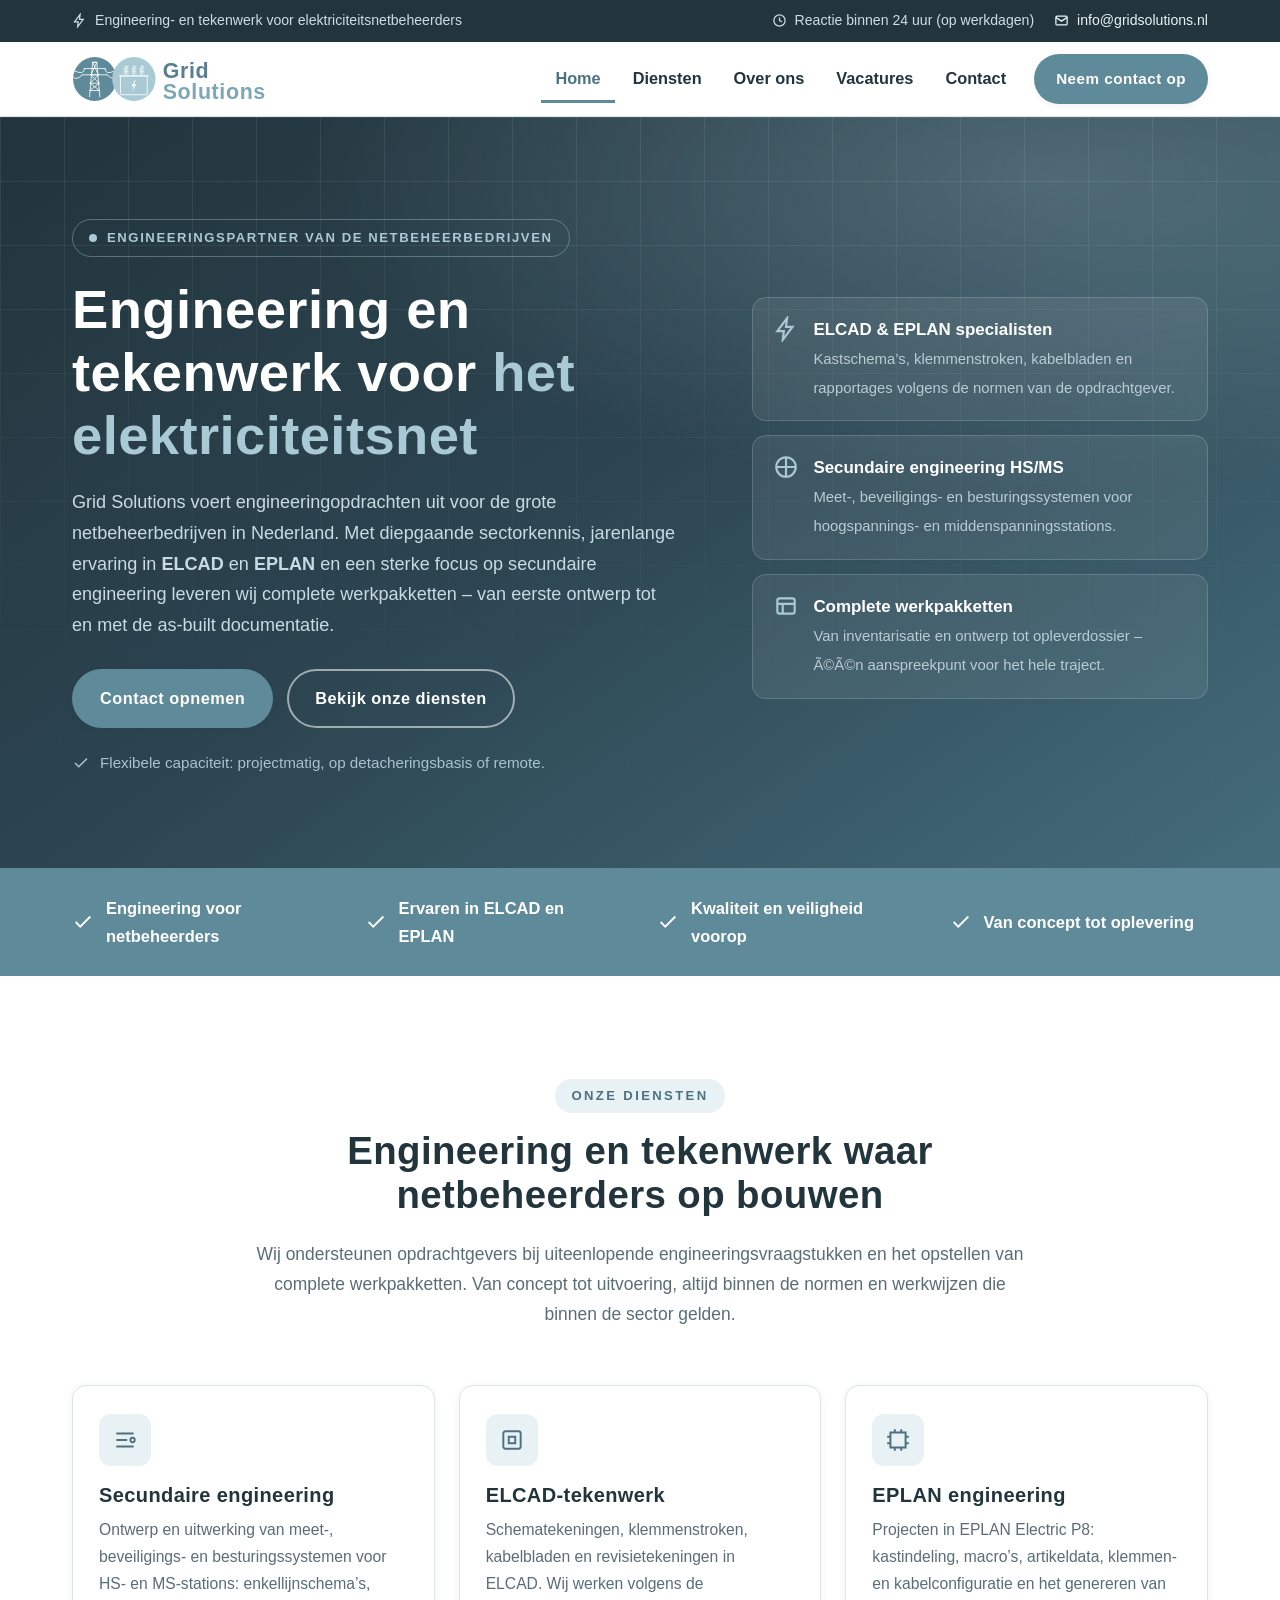
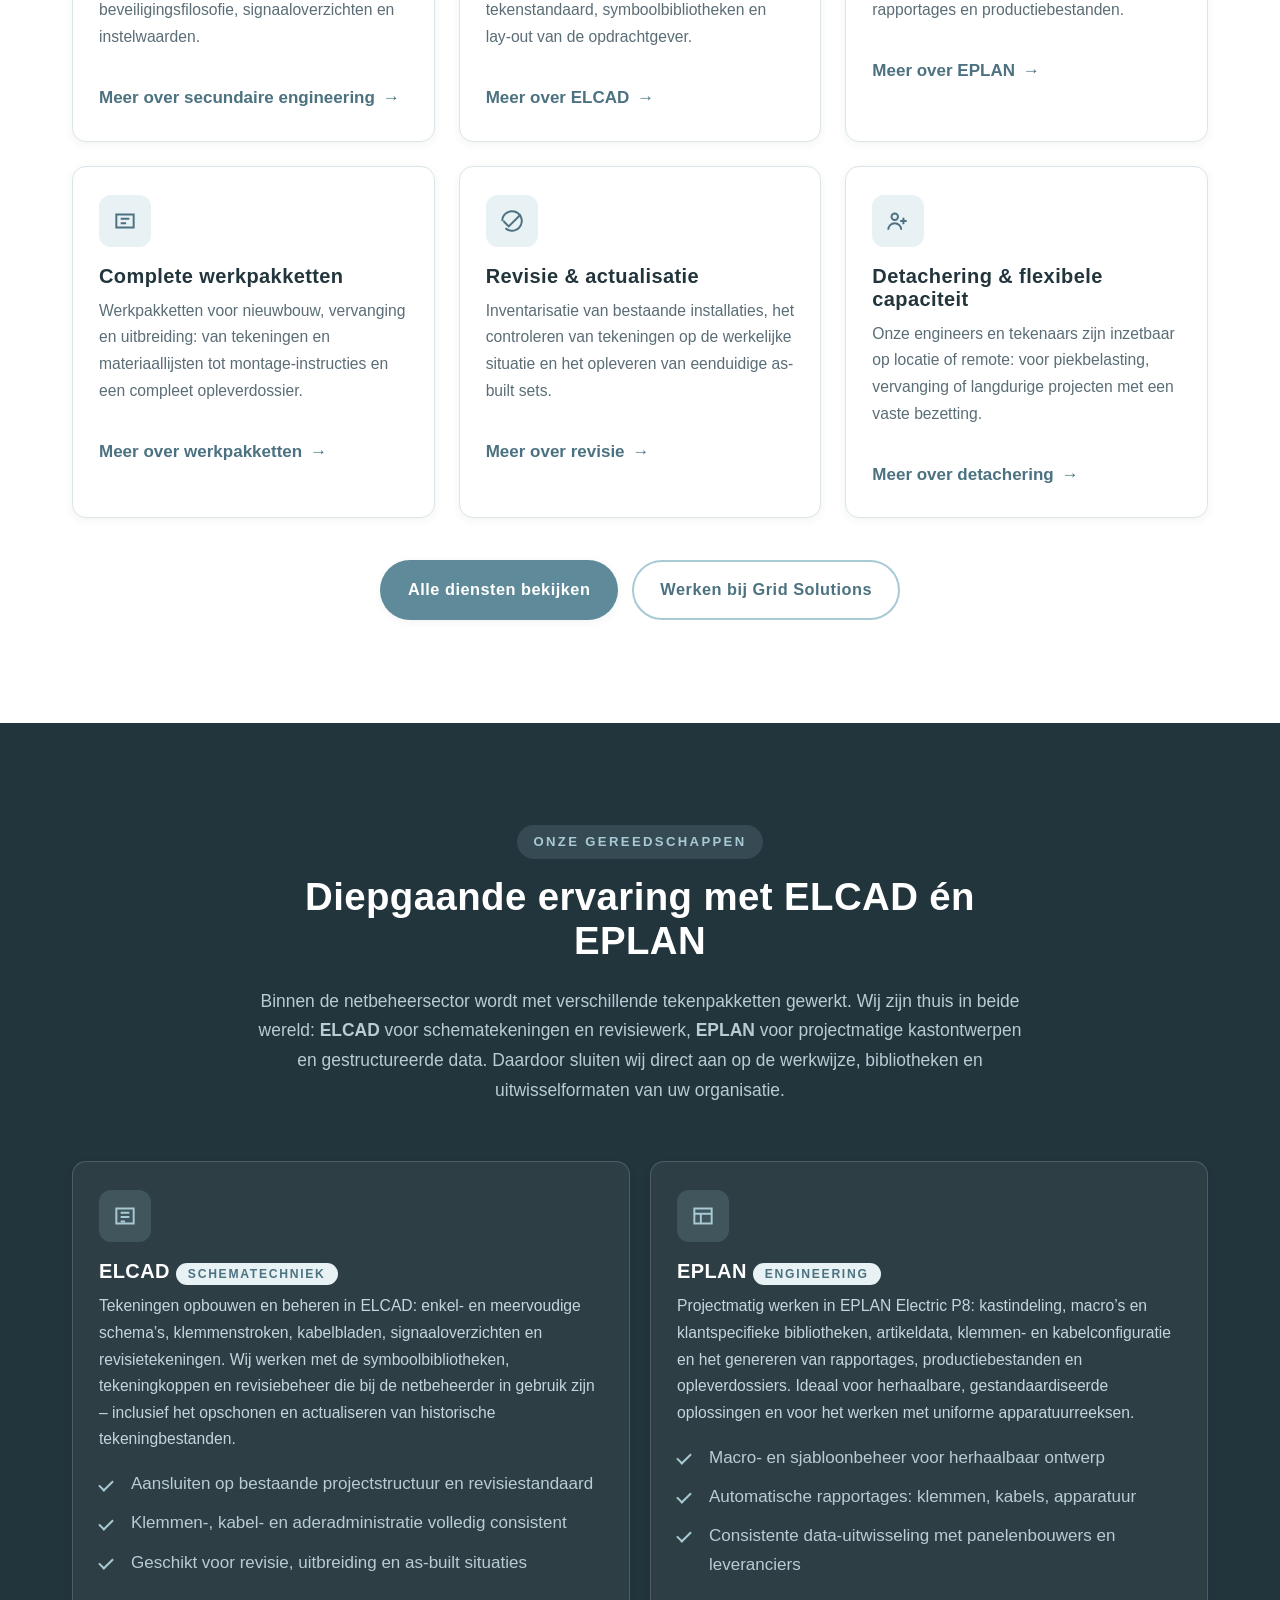
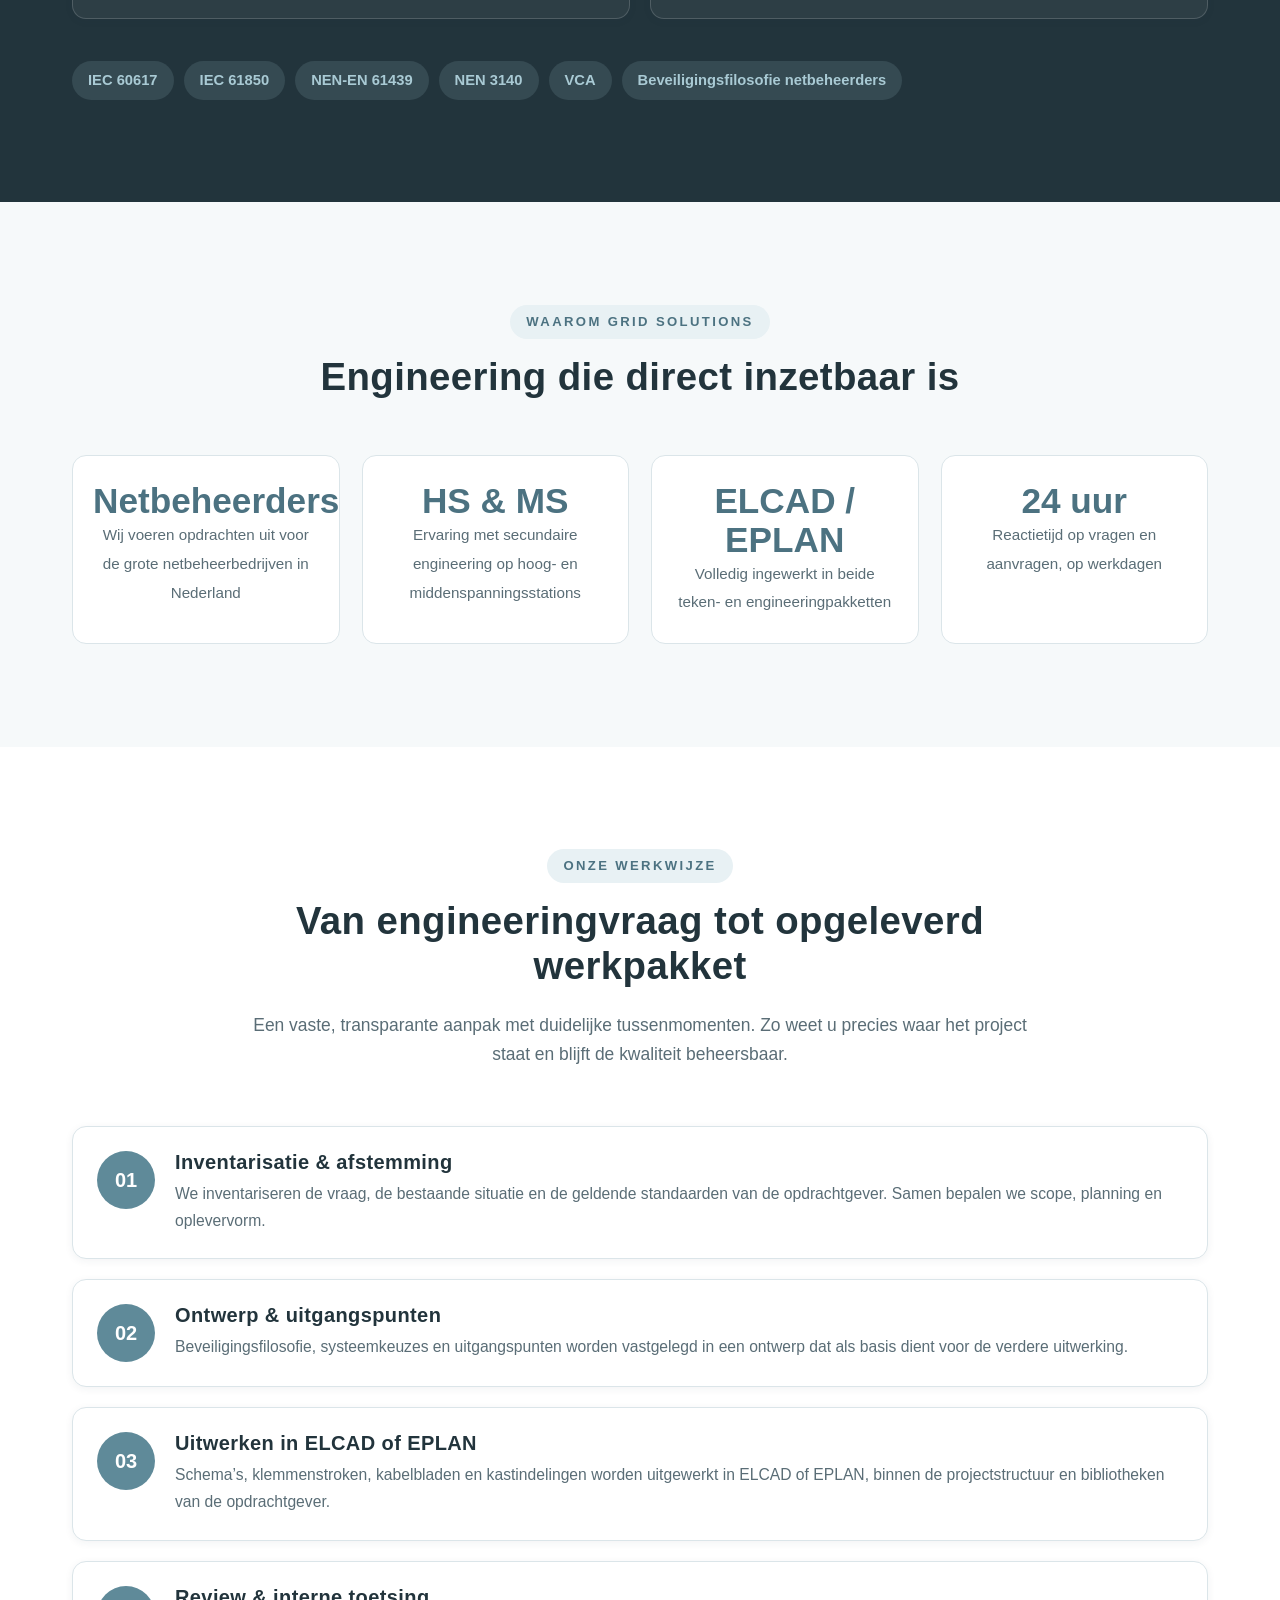
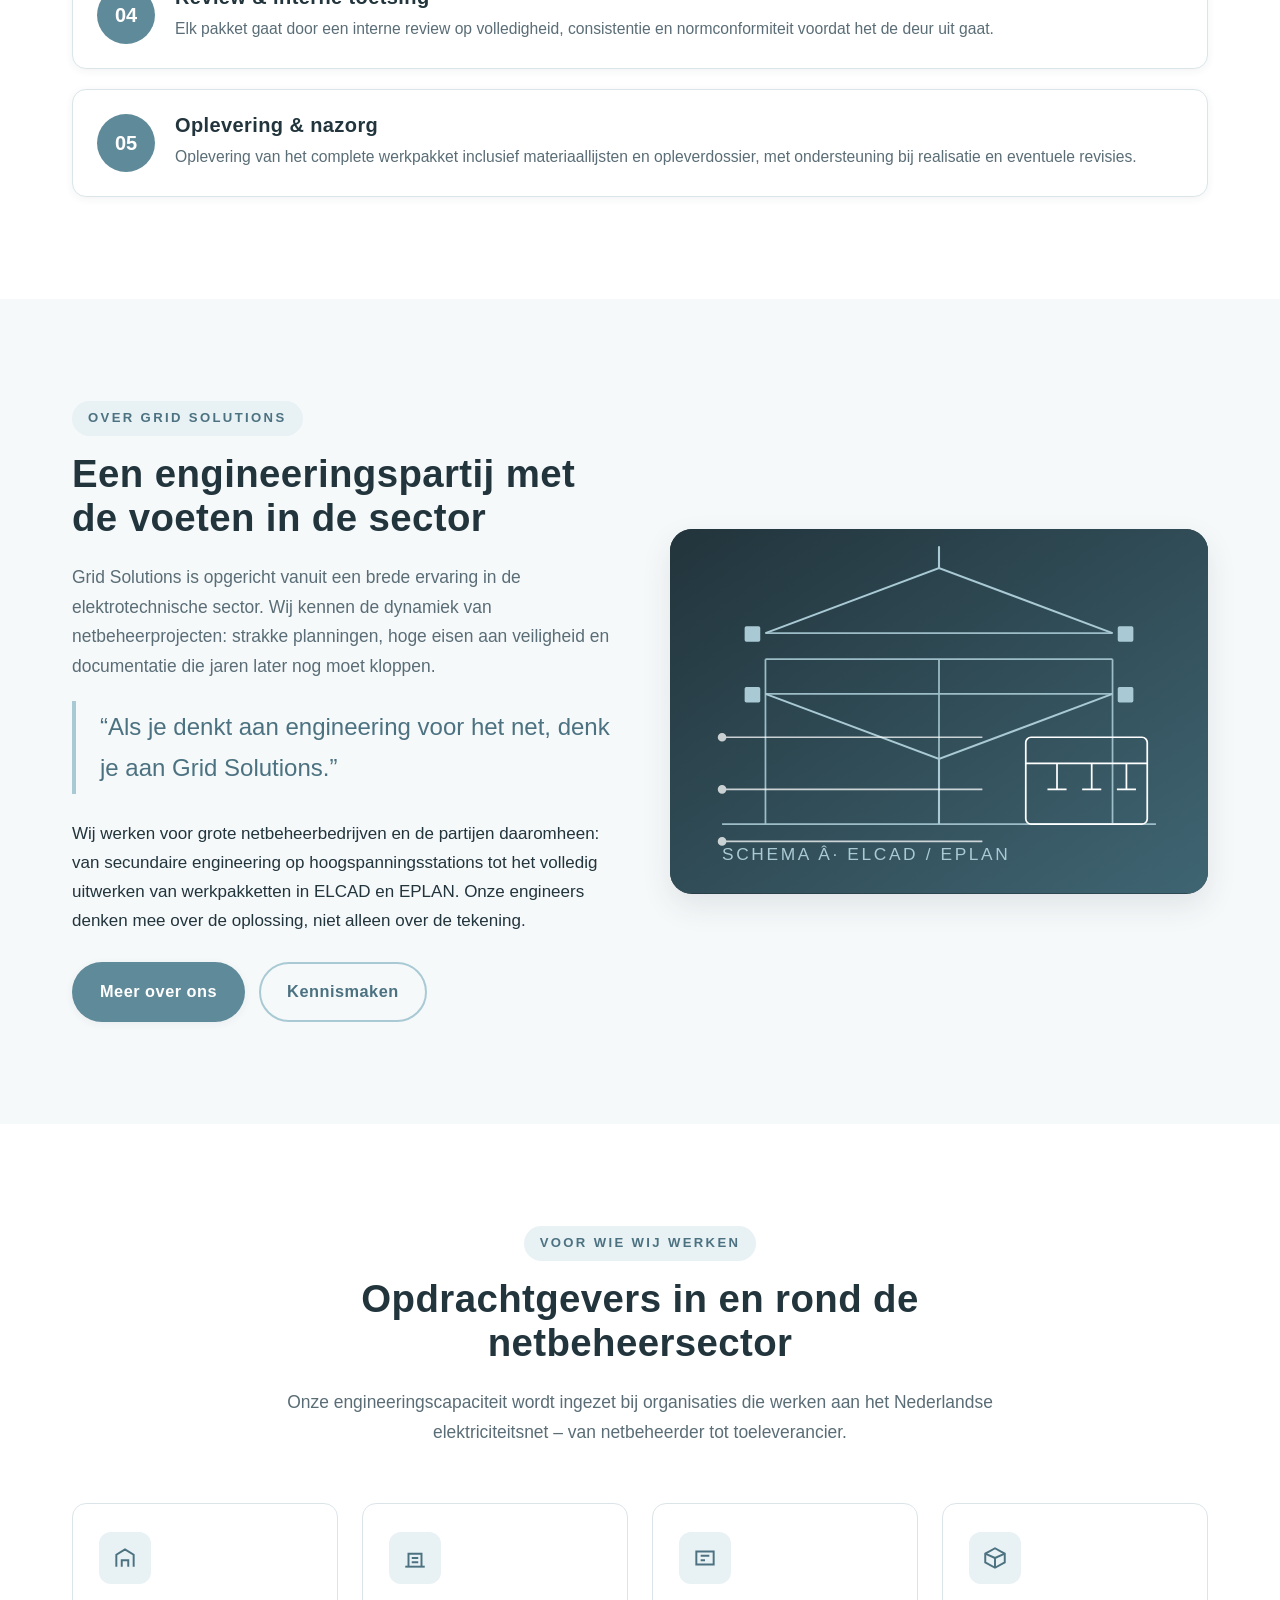
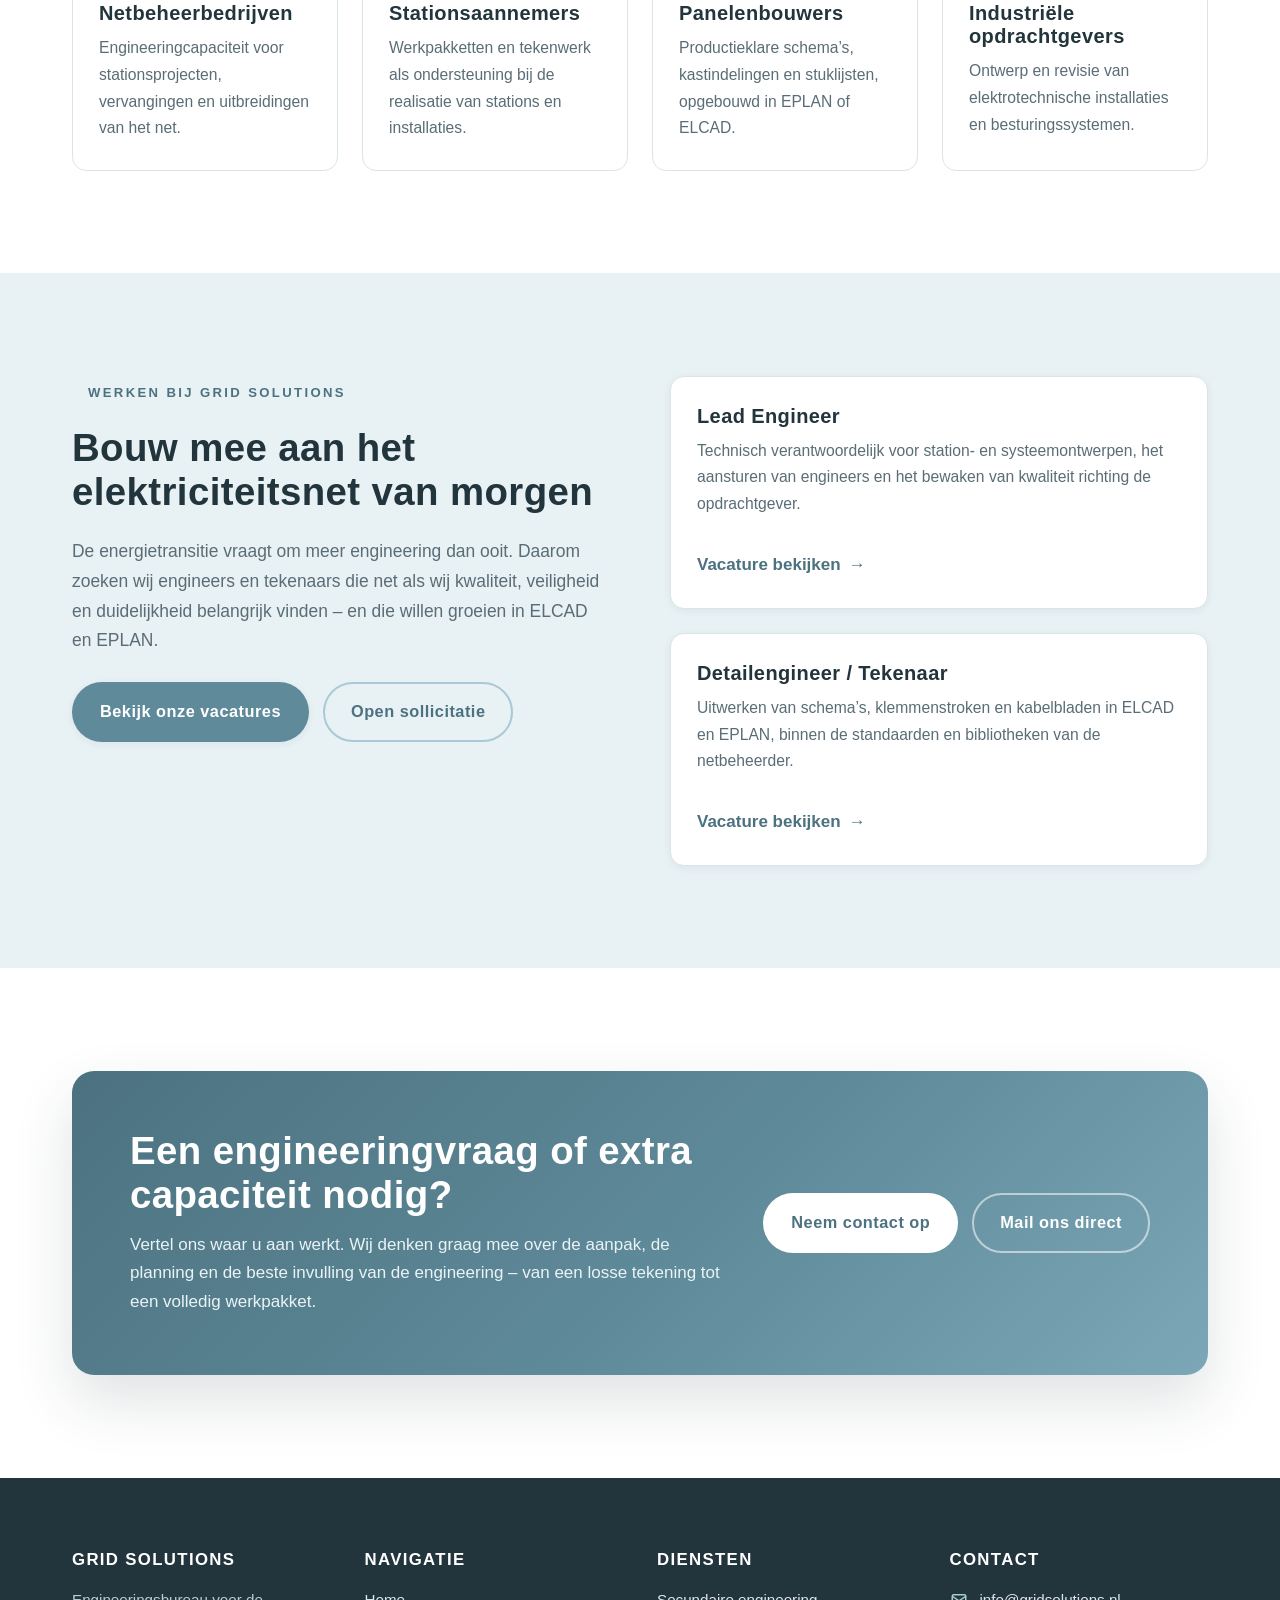
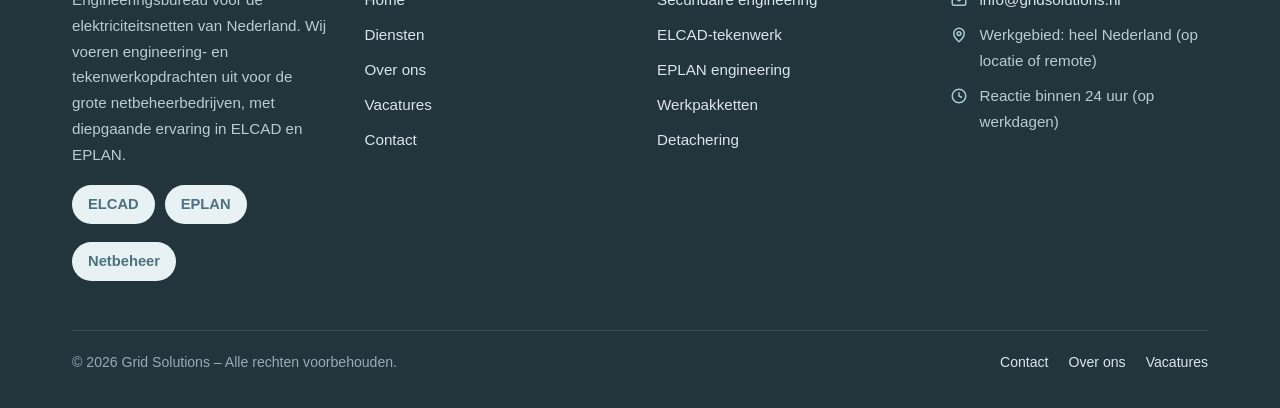
<file: index.html>
﻿<!DOCTYPE html>
<html lang="nl">
<head>
  <meta charset="utf-8">
  <meta name="viewport" content="width=device-width, initial-scale=1">
  <script>try { if ('forEach' in NodeList.prototype) { document.documentElement.classList.add('js'); } } catch (e) {}</script>
  <title>Grid Solutions | Engineering &amp; tekenwerk voor netbeheerders (ELCAD &amp; EPLAN)</title>
  <meta name="description" content="Grid Solutions is een engineeringbureau dat opdrachten uitvoert voor de grote netbeheerbedrijven. Wij zijn specialist in secundaire engineering, ELCAD en EPLAN en leveren complete werkpakketten van concept tot oplevering.">
  <meta name="keywords" content="engineering netbeheer, ELCAD, EPLAN, secundaire engineering, hoogspanningsstations, tekenwerk elektrotechniek, werkpakketten">
  <link rel="canonical" href="https://www.gridsolutions.nl/">
  <meta property="og:type" content="website">
  <meta property="og:locale" content="nl_NL">
  <meta property="og:site_name" content="Grid Solutions">
  <meta property="og:title" content="Grid Solutions | Engineering voor elektriciteitsnetbeheerders">
  <meta property="og:description" content="Engineering- en tekenwerk voor de grote netbeheerbedrijven. Specialist in ELCAD en EPLAN, secundaire engineering en complete werkpakketten.">
  <meta property="og:image" content="[data-uri]">
  <link rel="icon" href="[data-uri]" type="image/svg+xml">
  <style>
/* ============================================================
   Grid Solutions â€“ stylesheet
   Engineering- en tekenwerk voor elektriciteitsnetbeheerders
   ============================================================ */

/* ---------- 1. Variabelen ---------- */
:root {
  --brand: #5f8a99;
  --brand-dark: #4c7281;
  --brand-light: #a9cad4;
  --brand-pale: #e8f1f4;
  --brand-ink: #7ba7b6;
  --ink: #22343c;
  --ink-soft: #5a6d76;
  --line: #dbe5e9;
  --surface: #ffffff;
  --bg: #f6f9fa;
  --accent: #f0b429;
  --radius-sm: 8px;
  --radius: 14px;
  --radius-lg: 22px;
  --shadow-sm: 0 2px 8px rgba(34, 52, 60, .06);
  --shadow: 0 12px 30px rgba(34, 52, 60, .10);
  --shadow-lg: 0 26px 60px rgba(34, 52, 60, .14);
  --font: "Inter", "Segoe UI", "Helvetica Neue", Arial, sans-serif;
  --font-head: "Rajdhani", "Bahnschrift", "Segoe UI Semibold", "Segoe UI", Arial, sans-serif;
  --max: 1180px;
  --transition: .25s ease;
}

/* ---------- 2. Reset & basis ---------- */
*, *::before, *::after { box-sizing: border-box; }

html { scroll-behavior: smooth; -webkit-text-size-adjust: 100%; }

body {
  margin: 0;
  font-family: var(--font);
  font-size: 17px;
  line-height: 1.7;
  color: var(--ink);
  background: var(--surface);
}

img, svg { max-width: 100%; height: auto; display: block; }

a { color: var(--brand-dark); text-decoration: none; transition: color var(--transition); }
a:hover { color: var(--brand); }

h1, h2, h3, h4 {
  font-family: var(--font-head);
  line-height: 1.15;
  color: var(--ink);
  margin: 0 0 .6em;
  letter-spacing: .4px;
}

h1 { font-size: clamp(2.1rem, 4.6vw, 3.4rem); font-weight: 700; }
h2 { font-size: clamp(1.65rem, 3vw, 2.4rem); font-weight: 700; }
h3 { font-size: 1.25rem; font-weight: 600; }
h4 { font-size: 1.05rem; font-weight: 600; }

p { margin: 0 0 1.1em; }
p:last-child { margin-bottom: 0; }

ul, ol { margin: 0 0 1.1em; padding-left: 1.15em; }
li { margin-bottom: .5em; }

:focus-visible { outline: 3px solid var(--brand); outline-offset: 2px; }

/* ---------- 3. Layout helpers ---------- */
.container {
  width: 100%;
  max-width: var(--max);
  margin-inline: auto;
  padding-inline: 22px;
}

.section { padding: clamp(56px, 8vw, 104px) 0; }
.section--tint { background: var(--bg); }
.section--pale { background: var(--brand-pale); }
.section--dark { background: var(--ink); color: #dbe6ea; }
.section--dark h2, .section--dark h3 { color: #fff; }
.section--dark a { color: var(--brand-light); }

.section__head {
  max-width: 780px;
  margin: 0 auto clamp(32px, 5vw, 56px);
  text-align: center;
}
.section__head--left { margin-inline: 0; text-align: left; }

.eyebrow {
  display: inline-block;
  font-family: var(--font-head);
  font-size: .82rem;
  font-weight: 600;
  letter-spacing: .18em;
  text-transform: uppercase;
  color: var(--brand-dark);
  background: var(--brand-pale);
  border-radius: 999px;
  padding: 6px 16px;
  margin-bottom: 16px;
}
.section--dark .eyebrow { background: rgba(169, 202, 212, .14); color: var(--brand-light); }

.lead { font-size: 1.09rem; color: var(--ink-soft); }
.section--dark .lead { color: #b9ccd4; }

.text-center { text-align: center; }

.skip-link {
  position: absolute;
  left: -9999px;
  top: 0;
  background: var(--brand);
  color: #fff;
  padding: 12px 20px;
  z-index: 999;
  border-radius: 0 0 var(--radius-sm) 0;
}
.skip-link:focus { left: 0; color: #fff; }

/* ---------- 4. Knoppen ---------- */
.btn {
  display: inline-flex;
  align-items: center;
  gap: 10px;
  font-family: var(--font-head);
  font-size: 1.02rem;
  font-weight: 600;
  letter-spacing: .5px;
  padding: 14px 26px;
  border-radius: 999px;
  border: 2px solid transparent;
  cursor: pointer;
  transition: transform var(--transition), background var(--transition),
              color var(--transition), border-color var(--transition), box-shadow var(--transition);
}
.btn:hover { transform: translateY(-2px); }
.btn--primary { background: var(--brand); color: #fff; box-shadow: var(--shadow-sm); }
.btn--primary:hover { background: var(--brand-dark); color: #fff; box-shadow: var(--shadow); }
.btn--ghost { background: transparent; color: var(--brand-dark); border-color: var(--brand-light); }
.btn--ghost:hover { background: var(--brand-pale); color: var(--brand-dark); }
.btn--light { background: #fff; color: var(--brand-dark); }
.btn--light:hover { color: var(--brand-dark); box-shadow: var(--shadow); }
.btn--outline-light { background: transparent; color: #fff; border-color: rgba(255, 255, 255, .55); }
.btn--outline-light:hover { background: rgba(255, 255, 255, .12); color: #fff; }
.btn--sm { padding: 10px 20px; font-size: .95rem; }

.btn-row { display: flex; flex-wrap: wrap; gap: 14px; }
.btn-row--center { justify-content: center; }

/* ---------- 5. Topbar & header ---------- */
.topbar {
  background: var(--ink);
  color: #cfdde3;
  font-size: .88rem;
}
.topbar__inner {
  display: flex;
  flex-wrap: wrap;
  gap: 8px 26px;
  align-items: center;
  justify-content: space-between;
  padding: 9px 22px;
  max-width: var(--max);
  margin-inline: auto;
}
.topbar a { color: #eaf3f6; }
.topbar a:hover { color: var(--brand-light); }
.topbar__left, .topbar__right { display: flex; flex-wrap: wrap; gap: 20px; align-items: center; }
.topbar__item { display: inline-flex; align-items: center; gap: 8px; }
.topbar svg { width: 15px; height: 15px; flex: none; }

.site-header {
  position: sticky;
  top: 0;
  z-index: 60;
  background: rgba(255, 255, 255, .96);
  backdrop-filter: blur(8px);
  border-bottom: 1px solid var(--line);
}
.site-header__inner {
  display: flex;
  align-items: center;
  justify-content: space-between;
  gap: 20px;
  padding: 12px 22px;
  max-width: var(--max);
  margin-inline: auto;
}
.brand { display: flex; align-items: center; flex: none; }
.brand img { width: clamp(190px, 26vw, 268px); height: auto; }

.nav { display: flex; align-items: center; gap: 4px; }
.nav__link {
  font-family: var(--font-head);
  font-size: 1.02rem;
  font-weight: 600;
  color: var(--ink);
  padding: 10px 14px;
  border-radius: var(--radius-sm);
  transition: background var(--transition), color var(--transition);
}
.nav__link:hover { background: var(--brand-pale); color: var(--brand-dark); }
.nav__link.is-active { color: var(--brand-dark); box-shadow: inset 0 -3px 0 var(--brand); border-radius: 0; }
.nav__cta { margin-left: 10px; }

.nav-toggle {
  display: none;
  width: 46px;
  height: 46px;
  border: 1px solid var(--line);
  border-radius: var(--radius-sm);
  background: #fff;
  cursor: pointer;
  padding: 12px 11px;
}
.nav-toggle span {
  display: block;
  height: 2px;
  background: var(--ink);
  border-radius: 2px;
  margin: 5px 0;
  transition: transform var(--transition), opacity var(--transition);
}
.nav-toggle[aria-expanded="true"] span:nth-child(1) { transform: translateY(7px) rotate(45deg); }
.nav-toggle[aria-expanded="true"] span:nth-child(2) { opacity: 0; }
.nav-toggle[aria-expanded="true"] span:nth-child(3) { transform: translateY(-7px) rotate(-45deg); }

/* ---------- 6. Hero ---------- */
.hero {
  position: relative;
  overflow: hidden;
  color: #eef5f7;
  background:
    radial-gradient(1200px 500px at 82% 8%, rgba(169, 202, 212, .28), transparent 62%),
    linear-gradient(145deg, #22343c 0%, #2c4551 48%, #446c7b 100%);
}
.hero__grid-bg {
  position: absolute;
  inset: 0;
  opacity: .16;
  background-image:
    linear-gradient(rgba(255, 255, 255, .5) 1px, transparent 1px),
    linear-gradient(90deg, rgba(255, 255, 255, .5) 1px, transparent 1px);
  background-size: 64px 64px;
  -webkit-mask-image: linear-gradient(to bottom, #000, transparent 78%);
  mask-image: linear-gradient(to bottom, #000, transparent 78%);
}
.hero__inner {
  position: relative;
  display: grid;
  grid-template-columns: minmax(0, 1.15fr) minmax(0, .85fr);
  gap: clamp(28px, 5vw, 64px);
  align-items: center;
  padding: clamp(56px, 8vw, 104px) 22px clamp(56px, 8vw, 92px);
  max-width: var(--max);
  margin-inline: auto;
}
.hero h1 { color: #fff; margin-bottom: 20px; }
.hero h1 span { color: var(--brand-light); }
.hero__lead { font-size: 1.13rem; color: #c9dbe2; max-width: 60ch; margin-bottom: 28px; }
.hero__badge {
  display: inline-flex;
  align-items: center;
  gap: 10px;
  font-family: var(--font-head);
  font-weight: 600;
  letter-spacing: .12em;
  text-transform: uppercase;
  font-size: .82rem;
  color: var(--brand-light);
  border: 1px solid rgba(169, 202, 212, .4);
  border-radius: 999px;
  padding: 7px 16px;
  margin-bottom: 22px;
}
.hero__badge i { width: 8px; height: 8px; border-radius: 50%; background: var(--brand-light); display: block; }
.hero__note {
  margin-top: 22px;
  font-size: .95rem;
  color: #a9c3cc;
  display: flex;
  align-items: center;
  gap: 10px;
}
.hero__note svg { width: 18px; height: 18px; flex: none; }

.hero__facts { display: grid; gap: 14px; }
.fact {
  background: rgba(255, 255, 255, .07);
  border: 1px solid rgba(255, 255, 255, .16);
  border-radius: var(--radius);
  padding: 18px 20px;
  display: flex;
  gap: 14px;
  align-items: flex-start;
}
.fact svg { width: 26px; height: 26px; flex: none; color: var(--brand-light); }
.fact strong { display: block; color: #fff; font-family: var(--font-head); font-size: 1.06rem; }
.fact span { font-size: .93rem; color: #b9ccd4; }

/* ---------- 7. USP-balk ---------- */
.usp-strip { background: var(--brand); color: #fff; }
.usp-strip__inner {
  display: grid;
  grid-template-columns: repeat(auto-fit, minmax(230px, 1fr));
  gap: 18px 34px;
  padding: 26px 22px;
  max-width: var(--max);
  margin-inline: auto;
}
.usp {
  display: flex;
  align-items: center;
  gap: 12px;
  font-family: var(--font-head);
  font-weight: 600;
  font-size: 1.03rem;
}
.usp svg { width: 22px; height: 22px; flex: none; color: #fff; }

/* ---------- 8. Kaarten & grids ---------- */
.grid { display: grid; gap: 24px; }
.grid--2 { grid-template-columns: repeat(auto-fit, minmax(320px, 1fr)); }
.grid--3 { grid-template-columns: repeat(auto-fit, minmax(290px, 1fr)); }
.grid--4 { grid-template-columns: repeat(auto-fit, minmax(235px, 1fr)); }

.card {
  background: var(--surface);
  border: 1px solid var(--line);
  border-radius: var(--radius);
  padding: 28px 26px;
  box-shadow: var(--shadow-sm);
  transition: transform var(--transition), box-shadow var(--transition), border-color var(--transition);
}
.card:hover { transform: translateY(-4px); box-shadow: var(--shadow); border-color: var(--brand-light); }
.card h3 { margin-bottom: .5em; }
.card p { color: var(--ink-soft); font-size: .98rem; }
.card__icon {
  width: 52px;
  height: 52px;
  border-radius: 12px;
  background: var(--brand-pale);
  color: var(--brand-dark);
  display: grid;
  place-items: center;
  margin-bottom: 18px;
}
.card__icon svg { width: 26px; height: 26px; }
.card__link {
  display: inline-flex;
  align-items: center;
  gap: 8px;
  font-family: var(--font-head);
  font-weight: 600;
  margin-top: 16px;
}
.card__link::after { content: "\2192"; transition: transform var(--transition); }
.card__link:hover::after { transform: translateX(4px); }
.card--flat { box-shadow: none; }
.card--dark { background: rgba(255, 255, 255, .05); border-color: rgba(255, 255, 255, .16); color: #c9dbe2; }
.card--dark h3 { color: #fff; }
.card--dark p, .card--dark li, .card--dark .checklist li { color: #c4d6dd; }
.card--dark .card__icon { background: rgba(169, 202, 212, .16); color: var(--brand-light); }

.checklist { list-style: none; padding: 0; margin: 0; }
.checklist li {
  position: relative;
  padding-left: 32px;
  margin-bottom: .6em;
  color: var(--ink-soft);
}
.checklist li::before {
  content: "";
  position: absolute;
  left: 0;
  top: .55em;
  width: 14px;
  height: 8px;
  border-left: 2.5px solid var(--brand);
  border-bottom: 2.5px solid var(--brand);
  transform: rotate(-45deg);
}
.section--dark .checklist li { color: #b9ccd4; }
.section--dark .checklist li::before { border-color: var(--brand-light); }

/* ---------- 9. Stats ---------- */
.stats {
  display: grid;
  grid-template-columns: repeat(auto-fit, minmax(210px, 1fr));
  gap: 22px;
}
.stat {
  text-align: center;
  padding: 26px 20px;
  border-radius: var(--radius);
  background: var(--surface);
  border: 1px solid var(--line);
}
.stat strong {
  display: block;
  font-family: var(--font-head);
  font-size: clamp(1.7rem, 3vw, 2.2rem);
  color: var(--brand-dark);
  line-height: 1.1;
}
.stat span { font-size: .95rem; color: var(--ink-soft); }
.section--dark .stat { background: rgba(255, 255, 255, .05); border-color: rgba(255, 255, 255, .16); }
.section--dark .stat strong { color: #fff; }
.section--dark .stat span { color: #b9ccd4; }

/* ---------- 10. Tools (ELCAD / EPLAN) ---------- */
.tool-banner {
  display: grid;
  grid-template-columns: repeat(auto-fit, minmax(280px, 1fr));
  gap: 20px;
  margin-top: 34px;
}
.tool {
  border: 1px solid var(--line);
  border-left: 5px solid var(--brand);
  border-radius: var(--radius);
  background: var(--surface);
  padding: 24px 24px 22px;
  box-shadow: var(--shadow-sm);
}
.tool h3 { display: flex; align-items: center; gap: 12px; margin-bottom: .4em; }
.tool__tag {
  font-family: var(--font-head);
  font-size: .76rem;
  letter-spacing: .14em;
  text-transform: uppercase;
  color: var(--brand-dark);
  background: var(--brand-pale);
  border-radius: 999px;
  padding: 4px 12px;
}
.tool p { color: var(--ink-soft); font-size: .97rem; }

/* ---------- 11. Werkwijze ---------- */
.steps { counter-reset: step; display: grid; gap: 20px; }
.step {
  position: relative;
  display: grid;
  grid-template-columns: 58px minmax(0, 1fr);
  gap: 20px;
  background: var(--surface);
  border: 1px solid var(--line);
  border-radius: var(--radius);
  padding: 24px;
  box-shadow: var(--shadow-sm);
}
.step::before {
  counter-increment: step;
  content: "0" counter(step);
  font-family: var(--font-head);
  font-weight: 700;
  font-size: 1.25rem;
  color: #fff;
  background: var(--brand);
  width: 58px;
  height: 58px;
  border-radius: 50%;
  display: grid;
  place-items: center;
}
.step h3 { margin-bottom: .35em; }
.step p { color: var(--ink-soft); font-size: .98rem; margin-bottom: 0; }

/* ---------- 12. Over ons / split layout ---------- */
.split {
  display: grid;
  grid-template-columns: repeat(auto-fit, minmax(320px, 1fr));
  gap: clamp(28px, 5vw, 60px);
  align-items: center;
}
.split--top { align-items: start; }

.quote {
  border-left: 4px solid var(--brand-light);
  padding: 6px 0 6px 24px;
  font-family: var(--font-head);
  font-size: clamp(1.15rem, 2.2vw, 1.5rem);
  color: var(--brand-dark);
  margin: 0 0 26px;
}
.section--dark .quote { color: var(--brand-light); }

.figure {
  border-radius: var(--radius-lg);
  overflow: hidden;
  box-shadow: var(--shadow);
  background: var(--ink);
}
.figure svg { width: 100%; height: auto; }

.tag-list { display: flex; flex-wrap: wrap; gap: 10px; margin: 22px 0 0; padding: 0; list-style: none; }
.tag-list li {
  font-family: var(--font-head);
  font-size: .92rem;
  font-weight: 600;
  color: var(--brand-dark);
  background: var(--brand-pale);
  border-radius: 999px;
  padding: 7px 16px;
  margin: 0;
}
.section--dark .tag-list li { background: rgba(169, 202, 212, .14); color: var(--brand-light); }

/* ---------- 13. Paginakop ---------- */
.page-hero {
  position: relative;
  overflow: hidden;
  color: #eef5f7;
  background: linear-gradient(140deg, #22343c 0%, #2f4c58 55%, #4a7483 100%);
  padding: clamp(48px, 6vw, 84px) 0 clamp(44px, 6vw, 72px);
}
.page-hero__inner { position: relative; max-width: 860px; }
.page-hero h1 { color: #fff; margin-bottom: 16px; }
.page-hero p { color: #c9dbe2; font-size: 1.08rem; max-width: 68ch; }
.page-hero .eyebrow { background: rgba(169, 202, 212, .16); color: var(--brand-light); }

.breadcrumb {
  font-size: .9rem;
  color: #9fb8c1;
  margin-bottom: 14px;
}
.breadcrumb a { color: var(--brand-light); }
.breadcrumb span { margin: 0 8px; }

/* ---------- 14. Vacatures ---------- */
.vacancy {
  background: var(--surface);
  border: 1px solid var(--line);
  border-radius: var(--radius-lg);
  box-shadow: var(--shadow-sm);
  padding: clamp(24px, 3vw, 38px);
  margin-bottom: 28px;
}
.vacancy__head {
  display: flex;
  flex-wrap: wrap;
  gap: 16px;
  justify-content: space-between;
  align-items: flex-start;
  border-bottom: 1px solid var(--line);
  padding-bottom: 20px;
  margin-bottom: 24px;
}
.vacancy__head h2 { margin-bottom: .25em; font-size: clamp(1.4rem, 2.6vw, 1.9rem); }
.vacancy__meta { display: flex; flex-wrap: wrap; gap: 8px; list-style: none; padding: 0; margin: 0; }
.vacancy__meta li {
  font-size: .88rem;
  font-family: var(--font-head);
  font-weight: 600;
  color: var(--brand-dark);
  background: var(--brand-pale);
  border-radius: 999px;
  padding: 5px 14px;
  margin: 0;
}
.vacancy__cols {
  display: grid;
  grid-template-columns: repeat(auto-fit, minmax(280px, 1fr));
  gap: 26px 40px;
}
.vacancy h3 { font-size: 1.08rem; margin-bottom: .6em; }
.vacancy ul { padding-left: 0; list-style: none; }
.vacancy ul li { position: relative; padding-left: 26px; color: var(--ink-soft); font-size: .97rem; }
.vacancy ul li::before {
  content: "";
  position: absolute;
  left: 4px;
  top: .62em;
  width: 9px;
  height: 9px;
  border-radius: 2px;
  background: var(--brand-light);
}
.vacancy__foot {
  margin-top: 26px;
  padding-top: 22px;
  border-top: 1px solid var(--line);
  display: flex;
  flex-wrap: wrap;
  gap: 14px;
  align-items: center;
  justify-content: space-between;
}

/* ---------- 15. Formulieren & contact ---------- */
.contact-grid {
  display: grid;
  grid-template-columns: minmax(0, .9fr) minmax(0, 1.1fr);
  gap: clamp(26px, 4vw, 52px);
  align-items: start;
}
.contact-list { list-style: none; padding: 0; margin: 0 0 26px; }
.contact-list li {
  display: flex;
  gap: 14px;
  align-items: flex-start;
  padding: 16px 0;
  border-bottom: 1px solid var(--line);
  margin: 0;
}
.contact-list svg { width: 22px; height: 22px; flex: none; color: var(--brand); margin-top: 4px; }
.contact-list strong { display: block; font-family: var(--font-head); }
.contact-list a { font-weight: 600; }

.form {
  background: var(--surface);
  border: 1px solid var(--line);
  border-radius: var(--radius-lg);
  padding: clamp(24px, 3vw, 36px);
  box-shadow: var(--shadow);
}
.form__row { display: grid; grid-template-columns: repeat(auto-fit, minmax(240px, 1fr)); gap: 18px; }
.field { margin-bottom: 18px; display: flex; flex-direction: column; }
.field label {
  font-family: var(--font-head);
  font-weight: 600;
  font-size: .96rem;
  margin-bottom: 7px;
}
.field .req { color: var(--brand-dark); }
.field input, .field select, .field textarea {
  font: inherit;
  font-size: 1rem;
  color: var(--ink);
  background: #fff;
  border: 1px solid var(--line);
  border-radius: var(--radius-sm);
  padding: 12px 14px;
  width: 100%;
  transition: border-color var(--transition), box-shadow var(--transition);
}
.field textarea { min-height: 148px; resize: vertical; }
.field input:focus, .field select:focus, .field textarea:focus {
  outline: none;
  border-color: var(--brand);
  box-shadow: 0 0 0 4px rgba(95, 138, 153, .16);
}
.field--error input, .field--error select, .field--error textarea { border-color: #c0392b; }
.field__error { color: #c0392b; font-size: .86rem; margin-top: 6px; display: none; }
.field--error .field__error { display: block; }
.field--check { flex-direction: row; flex-wrap: wrap; align-items: flex-start; gap: 12px; }
.field--check input { width: auto; margin-top: 6px; }
.field--check label { font-weight: 400; font-family: var(--font); font-size: .92rem; margin: 0; color: var(--ink-soft); }
.form__note { font-size: .88rem; color: var(--ink-soft); margin-top: 14px; }

.form__message {
  display: none;
  border-radius: var(--radius-sm);
  padding: 16px 18px;
  margin-bottom: 20px;
  font-size: .97rem;
}
.form__message.is-visible { display: block; }
.form__message--ok { background: var(--brand-pale); color: var(--brand-dark); border: 1px solid var(--brand-light); }
.form__message--error { background: #fdecea; color: #a53125; border: 1px solid #f3c0b9; }

/* ---------- 16. CTA-blok ---------- */
.cta-band {
  position: relative;
  overflow: hidden;
  background: linear-gradient(135deg, #4c7281 0%, #5f8a99 55%, #7ba7b6 100%);
  color: #fff;
  border-radius: var(--radius-lg);
  padding: clamp(30px, 5vw, 58px);
  display: grid;
  grid-template-columns: minmax(0, 1.4fr) auto;
  gap: 28px;
  align-items: center;
  box-shadow: var(--shadow-lg);
}
.cta-band h2 { color: #fff; margin-bottom: .35em; }
.cta-band p { color: #eaf3f6; margin-bottom: 0; }

/* ---------- 17. Footer ---------- */
.site-footer {
  background: var(--ink);
  color: #b9ccd4;
  padding: clamp(46px, 6vw, 72px) 0 0;
  font-size: .95rem;
}
.site-footer h3 {
  color: #fff;
  font-size: 1.05rem;
  letter-spacing: .08em;
  text-transform: uppercase;
  margin-bottom: 18px;
}
.site-footer a { color: #dbe6ea; }
.site-footer a:hover { color: var(--brand-light); }
.footer-grid {
  display: grid;
  grid-template-columns: repeat(auto-fit, minmax(220px, 1fr));
  gap: 34px;
  padding-bottom: 40px;
}
.footer-grid ul { list-style: none; padding: 0; margin: 0; }
.footer-grid li { margin-bottom: .6em; }
.footer-contact li { display: flex; gap: 12px; align-items: flex-start; }
.footer-contact svg { width: 18px; height: 18px; flex: none; color: var(--brand-light); margin-top: 4px; }
.footer-bottom {
  border-top: 1px solid rgba(255, 255, 255, .12);
  padding: 20px 0 26px;
  display: flex;
  flex-wrap: wrap;
  gap: 10px 24px;
  justify-content: space-between;
  font-size: .88rem;
  color: #96adb6;
}
.footer-bottom ul { display: flex; flex-wrap: wrap; gap: 20px; list-style: none; padding: 0; margin: 0; }

/* ---------- 18. Animaties ---------- */
.reveal {
  opacity: 0;
  transform: translateY(18px);
  transition: opacity .6s ease, transform .6s ease;
}
.reveal.is-visible { opacity: 1; transform: none; }
@media (prefers-reduced-motion: reduce) {
  html { scroll-behavior: auto; }
  .reveal { opacity: 1; transform: none; transition: none; }
  .btn:hover, .card:hover { transform: none; }
}

/* Zonder JavaScript (of in een omgeving die scripts blokkeert) mag er geen
   content onzichtbaar blijven: .reveal staat dan gewoon op volle opacity. */
html:not(.js) .reveal,
html:not(.js) .reveal.is-visible { opacity: 1; transform: none; transition: none; }


/* ---------- 19. Utilities ---------- */
.mt-0 { margin-top: 0; }
.mt-1 { margin-top: 14px; }
.mt-2 { margin-top: 26px; }
.mt-3 { margin-top: 42px; }
.mb-0 { margin-bottom: 0; }
.visually-hidden {
  position: absolute !important;
  width: 1px; height: 1px;
  padding: 0; margin: -1px;
  overflow: hidden; clip: rect(0 0 0 0);
  white-space: nowrap; border: 0;
}

/* ---------- 20. Responsief ---------- */
@media (max-width: 1024px) {
  .hero__inner { grid-template-columns: 1fr; }
  .cta-band { grid-template-columns: 1fr; }
  .contact-grid { grid-template-columns: 1fr; }
}

@media (max-width: 880px) {
  .nav-toggle { display: block; }
  .nav {
    position: absolute;
    left: 0;
    right: 0;
    top: 100%;
    flex-direction: column;
    align-items: stretch;
    gap: 2px;
    background: #fff;
    border-bottom: 1px solid var(--line);
    box-shadow: var(--shadow);
    padding: 12px 18px 20px;
    display: none;
  }
  .nav.is-open { display: flex; }
  .nav__link { padding: 13px 14px; font-size: 1.08rem; }
  .nav__link.is-active { box-shadow: none; background: var(--brand-pale); border-radius: var(--radius-sm); }
  .nav__cta { margin: 10px 0 0; justify-content: center; }
  .site-header__inner { position: relative; }
}

@media (max-width: 620px) {
  body { font-size: 16px; }
  .topbar__inner { justify-content: center; text-align: center; }
  .topbar__left, .topbar__right { justify-content: center; }
  .brand img { width: 200px; }
  .step { grid-template-columns: 1fr; }
  .step::before { width: 48px; height: 48px; font-size: 1.1rem; }
  .btn { width: 100%; justify-content: center; }
  .btn-row { flex-direction: column; }
  .vacancy__foot { flex-direction: column; align-items: stretch; }
  .section__head { text-align: left; }
  .section__head .eyebrow { margin-bottom: 12px; }
}

</style>
  <script type="application/ld+json">
  {
    "@context": "https://schema.org",
    "@type": "ProfessionalService",
    "name": "Grid Solutions",
    "description": "Engineering- en tekenwerkbureau dat opdrachten uitvoert voor de grote netbeheerbedrijven. Specialist in ELCAD en EPLAN.",
    "url": "https://www.gridsolutions.nl/",
    "email": "info@gridsolutions.nl",
    "areaServed": "Nederland",
    "knowsAbout": ["ELCAD", "EPLAN Electric P8", "Secundaire engineering", "Hoogspanningsstations", "Netbeheer", "Schakel- en besturingsinstallaties"],
    "address": { "@type": "PostalAddress", "addressCountry": "NL" }
  }
  </script>
</head>
<body>
  <a class="skip-link" href="#main">Direct naar de inhoud</a>

  <div class="topbar">
    <div class="topbar__inner">
      <div class="topbar__left">
        <span class="topbar__item">
          <svg viewBox="0 0 24 24" fill="none" stroke="currentColor" stroke-width="2" aria-hidden="true"><path d="M13 2 4 14h6l-1 8 9-12h-6l1-8Z"/></svg>
          Engineering- en tekenwerk voor elektriciteitsnetbeheerders
        </span>
      </div>
      <div class="topbar__right">
        <span class="topbar__item">
          <svg viewBox="0 0 24 24" fill="none" stroke="currentColor" stroke-width="2" aria-hidden="true"><circle cx="12" cy="12" r="9"/><path d="M12 7v5l4 2"/></svg>
          Reactie binnen 24 uur (op werkdagen)
        </span>
        <a class="topbar__item" href="mailto:info@gridsolutions.nl">
          <svg viewBox="0 0 24 24" fill="none" stroke="currentColor" stroke-width="2" aria-hidden="true"><rect x="3" y="5" width="18" height="14" rx="2"/><path d="m3 7 9 6 9-6"/></svg>
          info@gridsolutions.nl
        </a>
      </div>
    </div>
  </div>

  <header class="site-header">
    <div class="site-header__inner">
      <a class="brand" href="index.html" aria-label="Grid Solutions â€“ naar de homepage">
        <img src="[data-uri]" alt="Grid Solutions" width="1300" height="220">
      </a>
      <button class="nav-toggle" type="button" aria-expanded="false" aria-controls="hoofdnavigatie" aria-label="Menu openen">
        <span></span><span></span><span></span>
      </button>
      <nav class="nav" id="hoofdnavigatie" aria-label="Hoofdnavigatie">
        <a class="nav__link" href="index.html">Home</a>
        <a class="nav__link" href="diensten.html">Diensten</a>
        <a class="nav__link" href="over-ons.html">Over ons</a>
        <a class="nav__link" href="vacatures.html">Vacatures</a>
        <a class="nav__link" href="contact.html">Contact</a>
        <a class="btn btn--primary btn--sm nav__cta" href="contact.html">Neem contact op</a>
      </nav>
    </div>
  </header>

  <main id="main">
    <section class="hero">
      <div class="hero__grid-bg" aria-hidden="true"></div>
      <div class="hero__inner">
        <div class="reveal">
          <p class="hero__badge"><i aria-hidden="true"></i> Engineeringspartner van de netbeheerbedrijven</p>
          <h1>Engineering en tekenwerk voor <span>het elektriciteitsnet</span></h1>
          <p class="hero__lead">
            Grid Solutions voert engineeringopdrachten uit voor de grote netbeheerbedrijven in Nederland.
            Met diepgaande sectorkennis, jarenlange ervaring in <strong>ELCAD</strong> en <strong>EPLAN</strong>
            en een sterke focus op secundaire engineering leveren wij complete werkpakketten &ndash; van eerste
            ontwerp tot en met de as-built documentatie.
          </p>
          <div class="btn-row">
            <a class="btn btn--primary" href="contact.html">Contact opnemen</a>
            <a class="btn btn--outline-light" href="diensten.html">Bekijk onze diensten</a>
          </div>
          <p class="hero__note">
            <svg viewBox="0 0 24 24" fill="none" stroke="currentColor" stroke-width="2" aria-hidden="true"><path d="M20 6 9 17l-5-5"/></svg>
            Flexibele capaciteit: projectmatig, op detacheringsbasis of remote.
          </p>
        </div>
        <div class="hero__facts reveal">
          <div class="fact">
            <svg viewBox="0 0 24 24" fill="none" stroke="currentColor" stroke-width="2" aria-hidden="true"><path d="M13 2 4 14h6l-1 8 9-12h-6l1-8Z"/></svg>
            <div>
              <strong>ELCAD &amp; EPLAN specialisten</strong>
              <span>Kastschema&rsquo;s, klemmenstroken, kabelbladen en rapportages volgens de normen van de opdrachtgever.</span>
            </div>
          </div>
          <div class="fact">
            <svg viewBox="0 0 24 24" fill="none" stroke="currentColor" stroke-width="2" aria-hidden="true"><circle cx="12" cy="12" r="9"/><path d="M12 3v18M3 12h18"/></svg>
            <div>
              <strong>Secundaire engineering HS/MS</strong>
              <span>Meet-, beveiligings- en besturingssystemen voor hoogspannings- en middenspanningsstations.</span>
            </div>
          </div>
          <div class="fact">
            <svg viewBox="0 0 24 24" fill="none" stroke="currentColor" stroke-width="2" aria-hidden="true"><rect x="4" y="5" width="16" height="14" rx="2"/><path d="M4 10h16M9 10v9"/></svg>
            <div>
              <strong>Complete werkpakketten</strong>
              <span>Van inventarisatie en ontwerp tot opleverdossier &ndash; Ã©Ã©n aanspreekpunt voor het hele traject.</span>
            </div>
          </div>
        </div>
      </div>
    </section>

    <section class="usp-strip" aria-label="Waarom Grid Solutions">
      <div class="usp-strip__inner">
        <span class="usp"><svg viewBox="0 0 24 24" fill="none" stroke="currentColor" stroke-width="2" aria-hidden="true"><path d="M20 6 9 17l-5-5"/></svg> Engineering voor netbeheerders</span>
        <span class="usp"><svg viewBox="0 0 24 24" fill="none" stroke="currentColor" stroke-width="2" aria-hidden="true"><path d="M20 6 9 17l-5-5"/></svg> Ervaren in ELCAD en EPLAN</span>
        <span class="usp"><svg viewBox="0 0 24 24" fill="none" stroke="currentColor" stroke-width="2" aria-hidden="true"><path d="M20 6 9 17l-5-5"/></svg> Kwaliteit en veiligheid voorop</span>
        <span class="usp"><svg viewBox="0 0 24 24" fill="none" stroke="currentColor" stroke-width="2" aria-hidden="true"><path d="M20 6 9 17l-5-5"/></svg> Van concept tot oplevering</span>
      </div>
    </section>
    <section class="section" id="diensten">
      <div class="container">
        <div class="section__head reveal">
          <span class="eyebrow">Onze diensten</span>
          <h2>Engineering en tekenwerk waar netbeheerders op bouwen</h2>
          <p class="lead">
            Wij ondersteunen opdrachtgevers bij uiteenlopende engineeringsvraagstukken en het opstellen
            van complete werkpakketten. Van concept tot uitvoering, altijd binnen de normen en
            werkwijzen die binnen de sector gelden.
          </p>
        </div>
        <div class="grid grid--3">
          <article class="card reveal">
            <div class="card__icon"><svg viewBox="0 0 24 24" fill="none" stroke="currentColor" stroke-width="1.8" aria-hidden="true"><path d="M4 6h16M4 12h10M4 18h16"/><circle cx="19" cy="12" r="2"/></svg></div>
            <h3>Secundaire engineering</h3>
            <p>Ontwerp en uitwerking van meet-, beveiligings- en besturingssystemen voor HS- en MS-stations: enkellijnschema&rsquo;s, beveiligingsfilosofie, signaaloverzichten en instelwaarden.</p>
            <a class="card__link" href="diensten.html#secundaire-engineering">Meer over secundaire engineering</a>
          </article>
          <article class="card reveal">
            <div class="card__icon"><svg viewBox="0 0 24 24" fill="none" stroke="currentColor" stroke-width="1.8" aria-hidden="true"><rect x="4" y="4" width="16" height="16" rx="2"/><path d="M9 9h6v6H9z"/></svg></div>
            <h3>ELCAD-tekenwerk</h3>
            <p>Schematekeningen, klemmenstroken, kabelbladen en revisietekeningen in ELCAD. Wij werken volgens de tekenstandaard, symboolbibliotheken en lay-out van de opdrachtgever.</p>
            <a class="card__link" href="diensten.html#elcad">Meer over ELCAD</a>
          </article>
          <article class="card reveal">
            <div class="card__icon"><svg viewBox="0 0 24 24" fill="none" stroke="currentColor" stroke-width="1.8" aria-hidden="true"><path d="M5 5h14v14H5z"/><path d="M9 2v3M15 2v3M9 19v3M15 19v3M2 9h3M2 15h3M19 9h3M19 15h3"/></svg></div>
            <h3>EPLAN engineering</h3>
            <p>Projecten in EPLAN Electric P8: kastindeling, macro&rsquo;s, artikeldata, klemmen- en kabelconfiguratie en het genereren van rapportages en productiebestanden.</p>
            <a class="card__link" href="diensten.html#eplan">Meer over EPLAN</a>
          </article>
          <article class="card reveal">
            <div class="card__icon"><svg viewBox="0 0 24 24" fill="none" stroke="currentColor" stroke-width="1.8" aria-hidden="true"><path d="M4 6h16v12H4z"/><path d="M8 10h8M8 14h5"/></svg></div>
            <h3>Complete werkpakketten</h3>
            <p>Werkpakketten voor nieuwbouw, vervanging en uitbreiding: van tekeningen en materiaallijsten tot montage-instructies en een compleet opleverdossier.</p>
            <a class="card__link" href="diensten.html#werkpakketten">Meer over werkpakketten</a>
          </article>
          <article class="card reveal">
            <div class="card__icon"><svg viewBox="0 0 24 24" fill="none" stroke="currentColor" stroke-width="1.8" aria-hidden="true"><path d="M20 6 9 17l-5-5"/><path d="M3 12a9 9 0 1 1 3 6.7"/></svg></div>
            <h3>Revisie &amp; actualisatie</h3>
            <p>Inventarisatie van bestaande installaties, het controleren van tekeningen op de werkelijke situatie en het opleveren van eenduidige as-built sets.</p>
            <a class="card__link" href="diensten.html#revisie">Meer over revisie</a>
          </article>
          <article class="card reveal">
            <div class="card__icon"><svg viewBox="0 0 24 24" fill="none" stroke="currentColor" stroke-width="1.8" aria-hidden="true"><circle cx="9" cy="8" r="3"/><path d="M3 20c0-3.3 2.7-6 6-6s6 2.7 6 6"/><path d="M17 9v6M14 12h6"/></svg></div>
            <h3>Detachering &amp; flexibele capaciteit</h3>
            <p>Onze engineers en tekenaars zijn inzetbaar op locatie of remote: voor piekbelasting, vervanging of langdurige projecten met een vaste bezetting.</p>
            <a class="card__link" href="diensten.html#detachering">Meer over detachering</a>
          </article>
        </div>
        <div class="btn-row btn-row--center mt-3">
          <a class="btn btn--primary" href="diensten.html">Alle diensten bekijken</a>
          <a class="btn btn--ghost" href="vacatures.html">Werken bij Grid Solutions</a>
        </div>
      </div>
    </section>
    <section class="section section--dark" id="tools">
      <div class="container">
        <div class="section__head reveal">
          <span class="eyebrow">Onze gereedschappen</span>
          <h2>Diepgaande ervaring met ELCAD &eacute;n EPLAN</h2>
          <p class="lead">
            Binnen de netbeheersector wordt met verschillende tekenpakketten gewerkt. Wij zijn thuis in
            beide wereld: <strong>ELCAD</strong> voor schematekeningen en revisiewerk, <strong>EPLAN</strong>
            voor projectmatige kastontwerpen en gestructureerde data. Daardoor sluiten wij direct aan op
            de werkwijze, bibliotheken en uitwisselformaten van uw organisatie.
          </p>
        </div>
        <div class="tool-banner">
          <article class="card card--dark reveal">
            <div class="card__icon"><svg viewBox="0 0 24 24" fill="none" stroke="currentColor" stroke-width="1.8" aria-hidden="true"><path d="M4 5h16v14H4z"/><path d="M8 9h8M8 13h8M8 17h4"/></svg></div>
            <h3>ELCAD <span class="tool__tag">Schematechniek</span></h3>
            <p>
              Tekeningen opbouwen en beheren in ELCAD: enkel- en meervoudige schema&rsquo;s, klemmenstroken,
              kabelbladen, signaaloverzichten en revisietekeningen. Wij werken met de symboolbibliotheken,
              tekeningkoppen en revisiebeheer die bij de netbeheerder in gebruik zijn &ndash; inclusief het
              opschonen en actualiseren van historische tekeningbestanden.
            </p>
            <ul class="checklist mt-1">
              <li>Aansluiten op bestaande projectstructuur en revisiestandaard</li>
              <li>Klemmen-, kabel- en aderadministratie volledig consistent</li>
              <li>Geschikt voor revisie, uitbreiding en as-built situaties</li>
            </ul>
          </article>
          <article class="card card--dark reveal">
            <div class="card__icon"><svg viewBox="0 0 24 24" fill="none" stroke="currentColor" stroke-width="1.8" aria-hidden="true"><path d="M4 5h16v14H4z"/><path d="M4 10h16M10 10v9"/></svg></div>
            <h3>EPLAN <span class="tool__tag">Engineering</span></h3>
            <p>
              Projectmatig werken in EPLAN Electric P8: kastindeling, macro&rsquo;s en klantspecifieke
              bibliotheken, artikeldata, klemmen- en kabelconfiguratie en het genereren van rapportages,
              productiebestanden en opleverdossiers. Ideaal voor herhaalbare, gestandaardiseerde
              oplossingen en voor het werken met uniforme apparatuurreeksen.
            </p>
            <ul class="checklist mt-1">
              <li>Macro- en sjabloonbeheer voor herhaalbaar ontwerp</li>
              <li>Automatische rapportages: klemmen, kabels, apparatuur</li>
              <li>Consistente data-uitwisseling met panelenbouwers en leveranciers</li>
            </ul>
          </article>
        </div>
        <ul class="tag-list reveal mt-3">
          <li>IEC 60617</li>
          <li>IEC 61850</li>
          <li>NEN-EN 61439</li>
          <li>NEN 3140</li>
          <li>VCA</li>
          <li>Beveiligingsfilosofie netbeheerders</li>
        </ul>
      </div>
    </section>

    <section class="section section--tint">
      <div class="container">
        <div class="section__head reveal">
          <span class="eyebrow">Waarom Grid Solutions</span>
          <h2>Engineering die direct inzetbaar is</h2>
        </div>
        <div class="stats reveal">
          <div class="stat">
            <strong>Netbeheerders</strong>
            <span>Wij voeren opdrachten uit voor de grote netbeheerbedrijven in Nederland</span>
          </div>
          <div class="stat">
            <strong>HS &amp; MS</strong>
            <span>Ervaring met secundaire engineering op hoog- en middenspanningsstations</span>
          </div>
          <div class="stat">
            <strong>ELCAD / EPLAN</strong>
            <span>Volledig ingewerkt in beide teken- en engineeringpakketten</span>
          </div>
          <div class="stat">
            <strong>24 uur</strong>
            <span>Reactietijd op vragen en aanvragen, op werkdagen</span>
          </div>
        </div>
      </div>
    </section>
    <section class="section" id="werkwijze">
      <div class="container">
        <div class="section__head reveal">
          <span class="eyebrow">Onze werkwijze</span>
          <h2>Van engineeringvraag tot opgeleverd werkpakket</h2>
          <p class="lead">
            Een vaste, transparante aanpak met duidelijke tussenmomenten. Zo weet u precies waar het
            project staat en blijft de kwaliteit beheersbaar.
          </p>
        </div>
        <div class="steps">
          <div class="step reveal">
            <div>
              <h3>Inventarisatie &amp; afstemming</h3>
              <p>We inventariseren de vraag, de bestaande situatie en de geldende standaarden van de opdrachtgever. Samen bepalen we scope, planning en oplevervorm.</p>
            </div>
          </div>
          <div class="step reveal">
            <div>
              <h3>Ontwerp &amp; uitgangspunten</h3>
              <p>Beveiligingsfilosofie, systeemkeuzes en uitgangspunten worden vastgelegd in een ontwerp dat als basis dient voor de verdere uitwerking.</p>
            </div>
          </div>
          <div class="step reveal">
            <div>
              <h3>Uitwerken in ELCAD of EPLAN</h3>
              <p>Schema&rsquo;s, klemmenstroken, kabelbladen en kastindelingen worden uitgewerkt in ELCAD of EPLAN, binnen de projectstructuur en bibliotheken van de opdrachtgever.</p>
            </div>
          </div>
          <div class="step reveal">
            <div>
              <h3>Review &amp; interne toetsing</h3>
              <p>Elk pakket gaat door een interne review op volledigheid, consistentie en normconformiteit voordat het de deur uit gaat.</p>
            </div>
          </div>
          <div class="step reveal">
            <div>
              <h3>Oplevering &amp; nazorg</h3>
              <p>Oplevering van het complete werkpakket inclusief materiaallijsten en opleverdossier, met ondersteuning bij realisatie en eventuele revisies.</p>
            </div>
          </div>
        </div>
      </div>
    </section>

    <section class="section section--tint" id="over-ons-kort">
      <div class="container">
        <div class="split">
          <div class="reveal">
            <span class="eyebrow">Over Grid Solutions</span>
            <h2>Een engineeringspartij met de voeten in de sector</h2>
            <p class="lead">
              Grid Solutions is opgericht vanuit een brede ervaring in de elektrotechnische sector. Wij
              kennen de dynamiek van netbeheerprojecten: strakke planningen, hoge eisen aan veiligheid en
              documentatie die jaren later nog moet kloppen.
            </p>
            <blockquote class="quote">&ldquo;Als je denkt aan engineering voor het net, denk je aan Grid Solutions.&rdquo;</blockquote>
            <p>
              Wij werken voor grote netbeheerbedrijven en de partijen daaromheen: van secundaire
              engineering op hoogspanningsstations tot het volledig uitwerken van werkpakketten in
              ELCAD en EPLAN. Onze engineers denken mee over de oplossing, niet alleen over de tekening.
            </p>
            <div class="btn-row mt-2">
              <a class="btn btn--primary" href="over-ons.html">Meer over ons</a>
              <a class="btn btn--ghost" href="contact.html">Kennismaken</a>
            </div>
          </div>
          <div class="figure reveal" aria-hidden="true">
            <svg viewBox="0 0 620 420" role="presentation">
              <defs>
                <linearGradient id="gsbg" x1="0" y1="0" x2="1" y2="1">
                  <stop offset="0" stop-color="#22343c"/>
                  <stop offset="1" stop-color="#3f6572"/>
                </linearGradient>
              </defs>
              <rect width="620" height="420" fill="url(#gsbg)"/>
              <g stroke="#a9cad4" stroke-width="2" fill="none" opacity=".9">
                <path d="M60 340h500"/>
                <path d="M110 340V150M310 340V150M510 340V150"/>
                <path d="M110 150h400"/>
                <path d="M110 120h400M110 190h400"/>
              </g>
              <g stroke="#a9cad4" stroke-width="2.4" fill="none">
                <path d="M110 120 310 45 510 120"/>
                <path d="M110 190 310 265 510 190"/>
                <path d="M310 45v-25M310 265v75"/>
              </g>
              <g fill="#a9cad4">
                <rect x="86" y="112" width="18" height="18" rx="2"/>
                <rect x="516" y="112" width="18" height="18" rx="2"/>
                <rect x="86" y="182" width="18" height="18" rx="2"/>
                <rect x="516" y="182" width="18" height="18" rx="2"/>
              </g>
              <g stroke="#ffffff" stroke-width="2" fill="none">
                <rect x="410" y="240" width="140" height="100" rx="6"/>
                <path d="M410 270h140"/>
                <path d="M435 300h22M475 300h22M515 300h22"/>
                <path d="M446 270v30M486 270v30M526 270v30"/>
              </g>
              <g stroke="#ffffff" stroke-width="2" fill="none" opacity=".75">
                <path d="M60 240h300M60 300h300M60 360h300"/>
                <circle cx="60" cy="240" r="4" fill="#ffffff"/>
                <circle cx="60" cy="300" r="4" fill="#ffffff"/>
                <circle cx="60" cy="360" r="4" fill="#ffffff"/>
              </g>
              <text x="60" y="382" fill="#a9cad4" font-family="Bahnschrift, Arial, sans-serif" font-size="20" letter-spacing="3">SCHEMA Â· ELCAD / EPLAN</text>
            </svg>
          </div>
        </div>
      </div>
    </section>
    <section class="section" id="voor-wie">
      <div class="container">
        <div class="section__head reveal">
          <span class="eyebrow">Voor wie wij werken</span>
          <h2>Opdrachtgevers in en rond de netbeheersector</h2>
          <p class="lead">
            Onze engineeringscapaciteit wordt ingezet bij organisaties die werken aan het Nederlandse
            elektriciteitsnet &ndash; van netbeheerder tot toeleverancier.
          </p>
        </div>
        <div class="grid grid--4">
          <article class="card reveal card--flat">
            <div class="card__icon"><svg viewBox="0 0 24 24" fill="none" stroke="currentColor" stroke-width="1.8" aria-hidden="true"><path d="M4 20V9l8-5 8 5v11"/><path d="M9 20v-6h6v6"/></svg></div>
            <h3>Netbeheerbedrijven</h3>
            <p>Engineeringcapaciteit voor stationsprojecten, vervangingen en uitbreidingen van het net.</p>
          </article>
          <article class="card reveal card--flat">
            <div class="card__icon"><svg viewBox="0 0 24 24" fill="none" stroke="currentColor" stroke-width="1.8" aria-hidden="true"><path d="M3 20h18"/><path d="M6 20V8h12v12"/><path d="M9 12h6M9 16h6"/></svg></div>
            <h3>Stationsaannemers</h3>
            <p>Werkpakketten en tekenwerk als ondersteuning bij de realisatie van stations en installaties.</p>
          </article>
          <article class="card reveal card--flat">
            <div class="card__icon"><svg viewBox="0 0 24 24" fill="none" stroke="currentColor" stroke-width="1.8" aria-hidden="true"><path d="M4 6h16v12H4z"/><path d="M8 10h8M8 14h4"/></svg></div>
            <h3>Panelenbouwers</h3>
            <p>Productieklare schema&rsquo;s, kastindelingen en stuklijsten, opgebouwd in EPLAN of ELCAD.</p>
          </article>
          <article class="card reveal card--flat">
            <div class="card__icon"><svg viewBox="0 0 24 24" fill="none" stroke="currentColor" stroke-width="1.8" aria-hidden="true"><path d="M12 3l9 5v8l-9 5-9-5V8z"/><path d="M12 12l9-4M12 12v9M12 12L3 8"/></svg></div>
            <h3>Industri&euml;le opdrachtgevers</h3>
            <p>Ontwerp en revisie van elektrotechnische installaties en besturingssystemen.</p>
          </article>
        </div>
      </div>
    </section>

    <section class="section section--pale" id="vacatures-kort">
      <div class="container">
        <div class="split split--top">
          <div class="reveal">
            <span class="eyebrow">Werken bij Grid Solutions</span>
            <h2>Bouw mee aan het elektriciteitsnet van morgen</h2>
            <p class="lead">
              De energietransitie vraagt om meer engineering dan ooit. Daarom zoeken wij engineers en
              tekenaars die net als wij kwaliteit, veiligheid en duidelijkheid belangrijk vinden &ndash;
              en die willen groeien in ELCAD en EPLAN.
            </p>
            <div class="btn-row mt-2">
              <a class="btn btn--primary" href="vacatures.html">Bekijk onze vacatures</a>
              <a class="btn btn--ghost" href="mailto:info@gridsolutions.nl?subject=Open%20sollicitatie">Open sollicitatie</a>
            </div>
          </div>
          <div class="grid grid--2 reveal">
            <article class="card">
              <h3>Lead Engineer</h3>
              <p>Technisch verantwoordelijk voor station- en systeemontwerpen, het aansturen van engineers en het bewaken van kwaliteit richting de opdrachtgever.</p>
              <a class="card__link" href="vacatures.html#lead-engineer">Vacature bekijken</a>
            </article>
            <article class="card">
              <h3>Detailengineer / Tekenaar</h3>
              <p>Uitwerken van schema&rsquo;s, klemmenstroken en kabelbladen in ELCAD en EPLAN, binnen de standaarden en bibliotheken van de netbeheerder.</p>
              <a class="card__link" href="vacatures.html#detailengineer">Vacature bekijken</a>
            </article>
          </div>
        </div>
      </div>
    </section>

    <section class="section">
      <div class="container">
        <div class="cta-band reveal">
          <div>
            <h2>Een engineeringvraag of extra capaciteit nodig?</h2>
            <p>
              Vertel ons waar u aan werkt. Wij denken graag mee over de aanpak, de planning en de
              beste invulling van de engineering &ndash; van een losse tekening tot een volledig werkpakket.
            </p>
          </div>
          <div class="btn-row">
            <a class="btn btn--light" href="contact.html">Neem contact op</a>
            <a class="btn btn--outline-light" href="mailto:info@gridsolutions.nl">Mail ons direct</a>
          </div>
        </div>
      </div>
    </section>
  </main>

  <footer class="site-footer">
    <div class="container">
      <div class="footer-grid">
        <div>
          <h3>Grid Solutions</h3>
          <p>
            Engineeringsbureau voor de elektriciteitsnetten van Nederland. Wij voeren engineering- en
            tekenwerkopdrachten uit voor de grote netbeheerbedrijven, met diepgaande ervaring in
            ELCAD en EPLAN.
          </p>
          <ul class="tag-list">
            <li>ELCAD</li>
            <li>EPLAN</li>
            <li>Netbeheer</li>
          </ul>
        </div>
        <div>
          <h3>Navigatie</h3>
          <ul>
            <li><a href="index.html">Home</a></li>
            <li><a href="diensten.html">Diensten</a></li>
            <li><a href="over-ons.html">Over ons</a></li>
            <li><a href="vacatures.html">Vacatures</a></li>
            <li><a href="contact.html">Contact</a></li>
          </ul>
        </div>
        <div>
          <h3>Diensten</h3>
          <ul>
            <li><a href="diensten.html#secundaire-engineering">Secundaire engineering</a></li>
            <li><a href="diensten.html#elcad">ELCAD-tekenwerk</a></li>
            <li><a href="diensten.html#eplan">EPLAN engineering</a></li>
            <li><a href="diensten.html#werkpakketten">Werkpakketten</a></li>
            <li><a href="diensten.html#detachering">Detachering</a></li>
          </ul>
        </div>
        <div>
          <h3>Contact</h3>
          <ul class="footer-contact">
            <li>
              <svg viewBox="0 0 24 24" fill="none" stroke="currentColor" stroke-width="2" aria-hidden="true"><rect x="3" y="5" width="18" height="14" rx="2"/><path d="m3 7 9 6 9-6"/></svg>
              <span><a href="mailto:info@gridsolutions.nl">info@gridsolutions.nl</a></span>
            </li>
            <li>
              <!-- TODO: telefoonnummer en vestigingsadres aanvullen -->
              <svg viewBox="0 0 24 24" fill="none" stroke="currentColor" stroke-width="2" aria-hidden="true"><path d="M12 21s7-6.1 7-11a7 7 0 1 0-14 0c0 4.9 7 11 7 11Z"/><circle cx="12" cy="10" r="2.5"/></svg>
              <span>Werkgebied: heel Nederland (op locatie of remote)</span>
            </li>
            <li>
              <svg viewBox="0 0 24 24" fill="none" stroke="currentColor" stroke-width="2" aria-hidden="true"><circle cx="12" cy="12" r="9"/><path d="M12 7v5l4 2"/></svg>
              <span>Reactie binnen 24 uur (op werkdagen)</span>
            </li>
          </ul>
        </div>
      </div>
      <div class="footer-bottom">
        <p class="mb-0">&copy; <span data-year>2026</span> Grid Solutions &ndash; Alle rechten voorbehouden.</p>
        <ul>
          <li><a href="contact.html">Contact</a></li>
          <li><a href="over-ons.html">Over ons</a></li>
          <li><a href="vacatures.html">Vacatures</a></li>
        </ul>
      </div>
    </div>
  </footer>

  <script src="assets/js/main.js"></script>
</body>
</html>
</file>
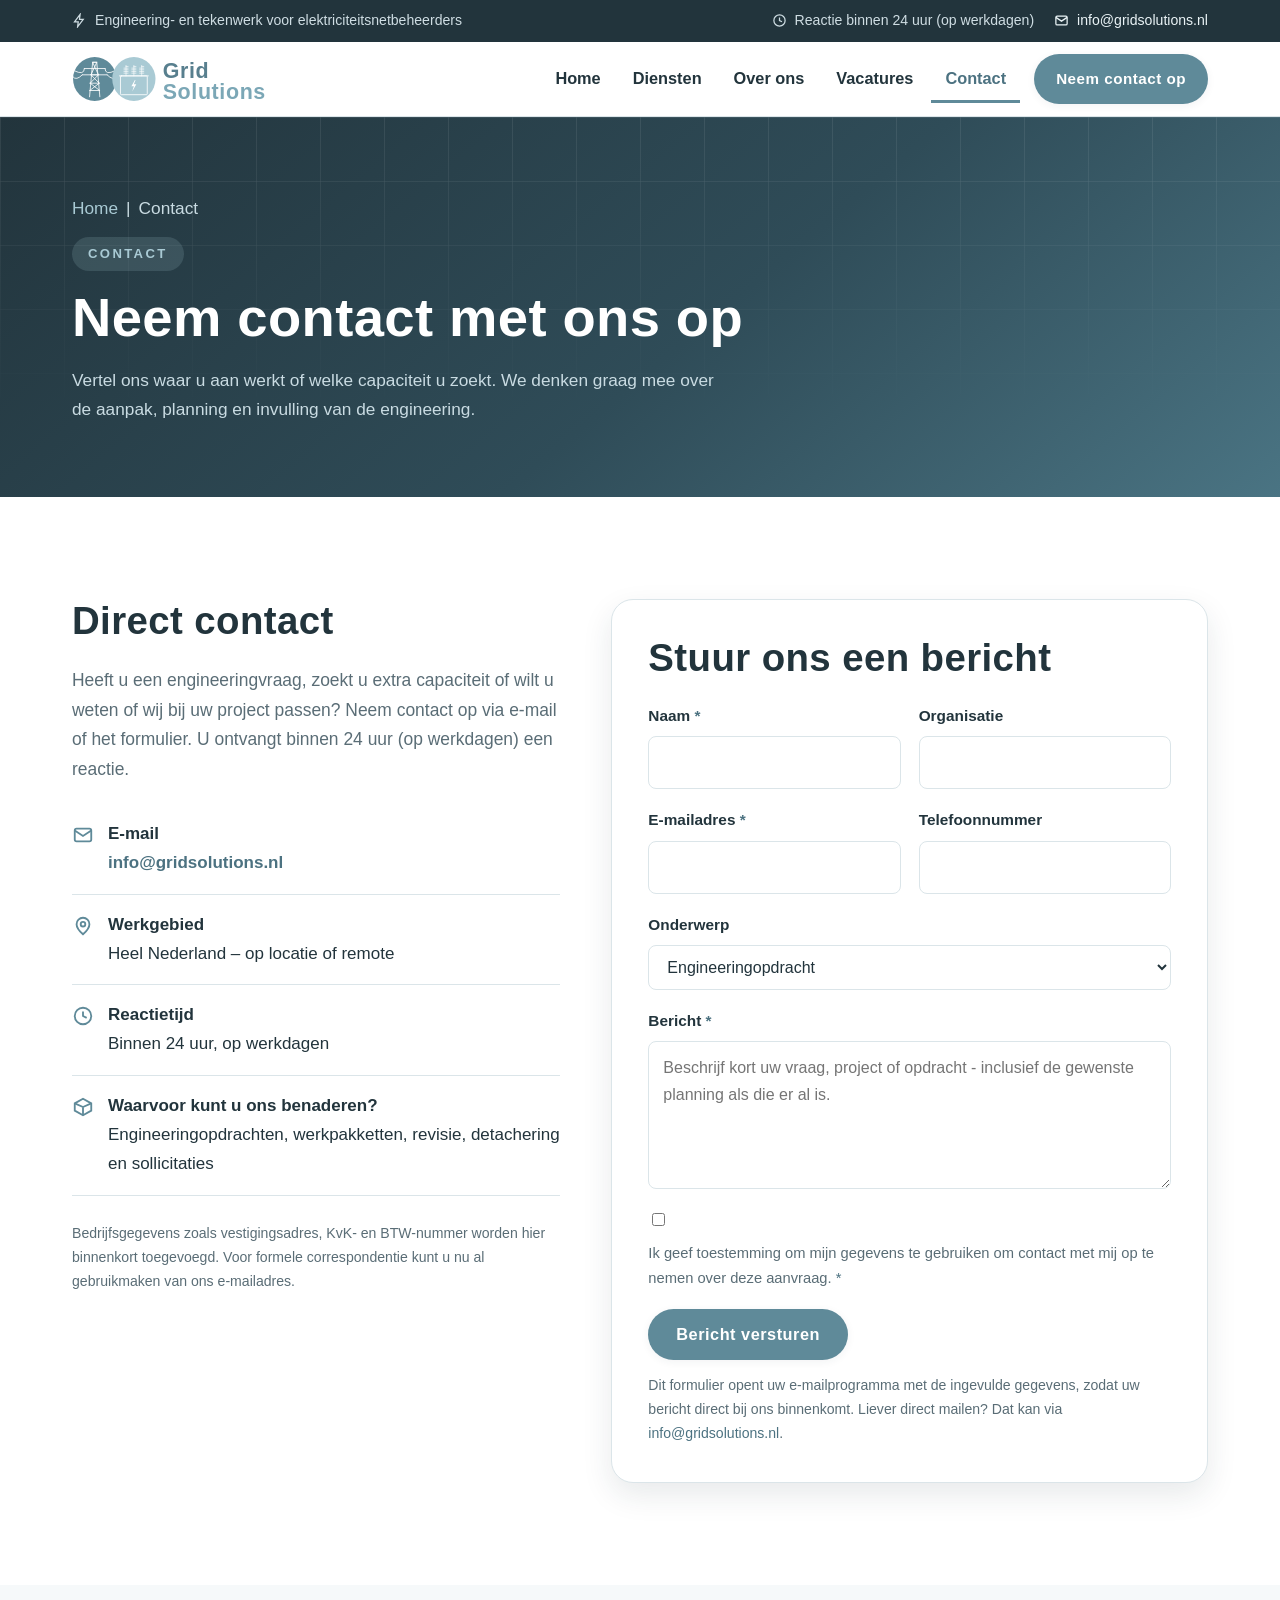
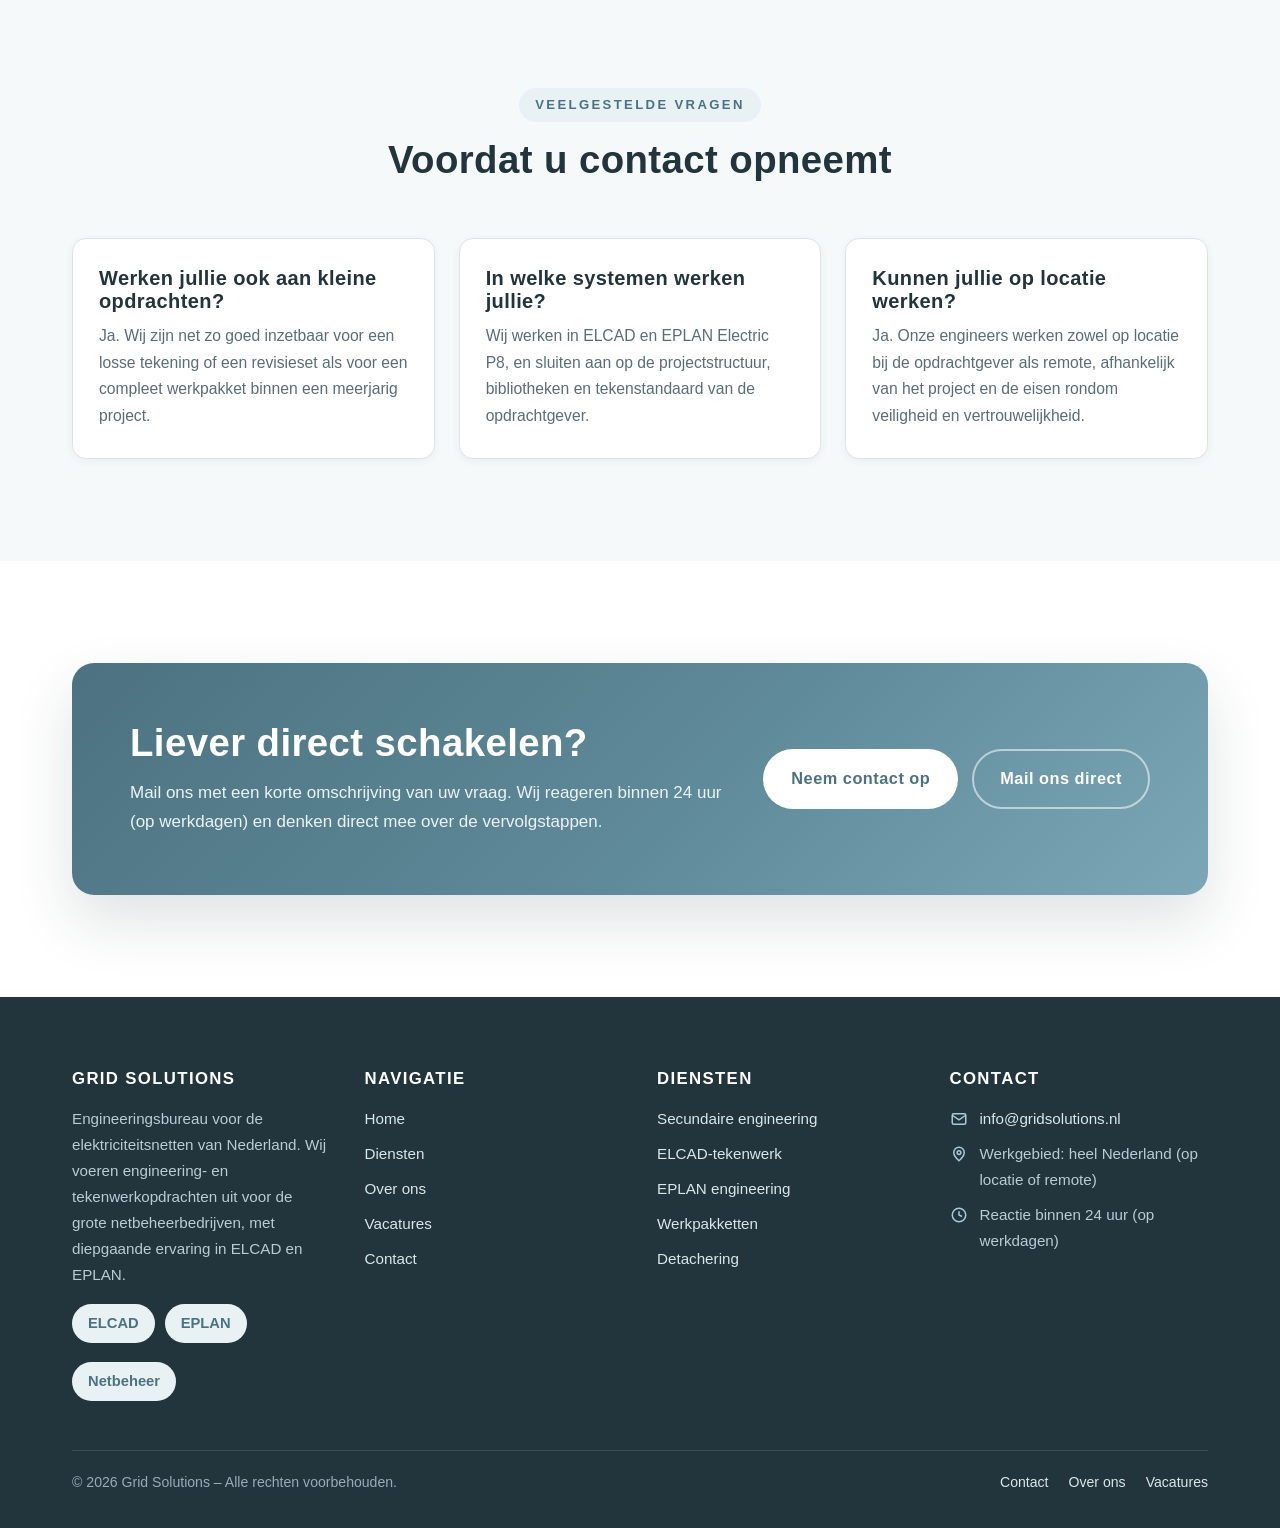
<file: contact.html>
﻿<!DOCTYPE html>
<html lang="nl">
<head>
  <meta charset="utf-8">
  <meta name="viewport" content="width=device-width, initial-scale=1">
  <script>try { if ('forEach' in NodeList.prototype) { document.documentElement.classList.add('js'); } } catch (e) {}</script>
  <title>Contact | Grid Solutions - engineering voor netbeheerbedrijven</title>
  <meta name="description" content="Neem contact op met Grid Solutions voor engineering- en tekenwerkopdrachten, werkpakketten, detachering of sollicitaties. Reactie binnen 24 uur op werkdagen.">
  <link rel="canonical" href="https://www.gridsolutions.nl/contact.html">
  <meta property="og:type" content="website">
  <meta property="og:locale" content="nl_NL">
  <meta property="og:site_name" content="Grid Solutions">
  <meta property="og:title" content="Contact | Grid Solutions">
  <meta property="og:description" content="Neem contact op met Grid Solutions voor engineering- en tekenwerkopdrachten, werkpakketten, detachering of sollicitaties. Reactie binnen 24 uur op werkdagen.">
  <meta property="og:image" content="[data-uri]">
  <link rel="icon" href="[data-uri]" type="image/svg+xml">
  <style>
/* ============================================================
   Grid Solutions â€“ stylesheet
   Engineering- en tekenwerk voor elektriciteitsnetbeheerders
   ============================================================ */

/* ---------- 1. Variabelen ---------- */
:root {
  --brand: #5f8a99;
  --brand-dark: #4c7281;
  --brand-light: #a9cad4;
  --brand-pale: #e8f1f4;
  --brand-ink: #7ba7b6;
  --ink: #22343c;
  --ink-soft: #5a6d76;
  --line: #dbe5e9;
  --surface: #ffffff;
  --bg: #f6f9fa;
  --accent: #f0b429;
  --radius-sm: 8px;
  --radius: 14px;
  --radius-lg: 22px;
  --shadow-sm: 0 2px 8px rgba(34, 52, 60, .06);
  --shadow: 0 12px 30px rgba(34, 52, 60, .10);
  --shadow-lg: 0 26px 60px rgba(34, 52, 60, .14);
  --font: "Inter", "Segoe UI", "Helvetica Neue", Arial, sans-serif;
  --font-head: "Rajdhani", "Bahnschrift", "Segoe UI Semibold", "Segoe UI", Arial, sans-serif;
  --max: 1180px;
  --transition: .25s ease;
}

/* ---------- 2. Reset & basis ---------- */
*, *::before, *::after { box-sizing: border-box; }

html { scroll-behavior: smooth; -webkit-text-size-adjust: 100%; }

body {
  margin: 0;
  font-family: var(--font);
  font-size: 17px;
  line-height: 1.7;
  color: var(--ink);
  background: var(--surface);
}

img, svg { max-width: 100%; height: auto; display: block; }

a { color: var(--brand-dark); text-decoration: none; transition: color var(--transition); }
a:hover { color: var(--brand); }

h1, h2, h3, h4 {
  font-family: var(--font-head);
  line-height: 1.15;
  color: var(--ink);
  margin: 0 0 .6em;
  letter-spacing: .4px;
}

h1 { font-size: clamp(2.1rem, 4.6vw, 3.4rem); font-weight: 700; }
h2 { font-size: clamp(1.65rem, 3vw, 2.4rem); font-weight: 700; }
h3 { font-size: 1.25rem; font-weight: 600; }
h4 { font-size: 1.05rem; font-weight: 600; }

p { margin: 0 0 1.1em; }
p:last-child { margin-bottom: 0; }

ul, ol { margin: 0 0 1.1em; padding-left: 1.15em; }
li { margin-bottom: .5em; }

:focus-visible { outline: 3px solid var(--brand); outline-offset: 2px; }

/* ---------- 3. Layout helpers ---------- */
.container {
  width: 100%;
  max-width: var(--max);
  margin-inline: auto;
  padding-inline: 22px;
}

.section { padding: clamp(56px, 8vw, 104px) 0; }
.section--tint { background: var(--bg); }
.section--pale { background: var(--brand-pale); }
.section--dark { background: var(--ink); color: #dbe6ea; }
.section--dark h2, .section--dark h3 { color: #fff; }
.section--dark a { color: var(--brand-light); }

.section__head {
  max-width: 780px;
  margin: 0 auto clamp(32px, 5vw, 56px);
  text-align: center;
}
.section__head--left { margin-inline: 0; text-align: left; }

.eyebrow {
  display: inline-block;
  font-family: var(--font-head);
  font-size: .82rem;
  font-weight: 600;
  letter-spacing: .18em;
  text-transform: uppercase;
  color: var(--brand-dark);
  background: var(--brand-pale);
  border-radius: 999px;
  padding: 6px 16px;
  margin-bottom: 16px;
}
.section--dark .eyebrow { background: rgba(169, 202, 212, .14); color: var(--brand-light); }

.lead { font-size: 1.09rem; color: var(--ink-soft); }
.section--dark .lead { color: #b9ccd4; }

.text-center { text-align: center; }

.skip-link {
  position: absolute;
  left: -9999px;
  top: 0;
  background: var(--brand);
  color: #fff;
  padding: 12px 20px;
  z-index: 999;
  border-radius: 0 0 var(--radius-sm) 0;
}
.skip-link:focus { left: 0; color: #fff; }

/* ---------- 4. Knoppen ---------- */
.btn {
  display: inline-flex;
  align-items: center;
  gap: 10px;
  font-family: var(--font-head);
  font-size: 1.02rem;
  font-weight: 600;
  letter-spacing: .5px;
  padding: 14px 26px;
  border-radius: 999px;
  border: 2px solid transparent;
  cursor: pointer;
  transition: transform var(--transition), background var(--transition),
              color var(--transition), border-color var(--transition), box-shadow var(--transition);
}
.btn:hover { transform: translateY(-2px); }
.btn--primary { background: var(--brand); color: #fff; box-shadow: var(--shadow-sm); }
.btn--primary:hover { background: var(--brand-dark); color: #fff; box-shadow: var(--shadow); }
.btn--ghost { background: transparent; color: var(--brand-dark); border-color: var(--brand-light); }
.btn--ghost:hover { background: var(--brand-pale); color: var(--brand-dark); }
.btn--light { background: #fff; color: var(--brand-dark); }
.btn--light:hover { color: var(--brand-dark); box-shadow: var(--shadow); }
.btn--outline-light { background: transparent; color: #fff; border-color: rgba(255, 255, 255, .55); }
.btn--outline-light:hover { background: rgba(255, 255, 255, .12); color: #fff; }
.btn--sm { padding: 10px 20px; font-size: .95rem; }

.btn-row { display: flex; flex-wrap: wrap; gap: 14px; }
.btn-row--center { justify-content: center; }

/* ---------- 5. Topbar & header ---------- */
.topbar {
  background: var(--ink);
  color: #cfdde3;
  font-size: .88rem;
}
.topbar__inner {
  display: flex;
  flex-wrap: wrap;
  gap: 8px 26px;
  align-items: center;
  justify-content: space-between;
  padding: 9px 22px;
  max-width: var(--max);
  margin-inline: auto;
}
.topbar a { color: #eaf3f6; }
.topbar a:hover { color: var(--brand-light); }
.topbar__left, .topbar__right { display: flex; flex-wrap: wrap; gap: 20px; align-items: center; }
.topbar__item { display: inline-flex; align-items: center; gap: 8px; }
.topbar svg { width: 15px; height: 15px; flex: none; }

.site-header {
  position: sticky;
  top: 0;
  z-index: 60;
  background: rgba(255, 255, 255, .96);
  backdrop-filter: blur(8px);
  border-bottom: 1px solid var(--line);
}
.site-header__inner {
  display: flex;
  align-items: center;
  justify-content: space-between;
  gap: 20px;
  padding: 12px 22px;
  max-width: var(--max);
  margin-inline: auto;
}
.brand { display: flex; align-items: center; flex: none; }
.brand img { width: clamp(190px, 26vw, 268px); height: auto; }

.nav { display: flex; align-items: center; gap: 4px; }
.nav__link {
  font-family: var(--font-head);
  font-size: 1.02rem;
  font-weight: 600;
  color: var(--ink);
  padding: 10px 14px;
  border-radius: var(--radius-sm);
  transition: background var(--transition), color var(--transition);
}
.nav__link:hover { background: var(--brand-pale); color: var(--brand-dark); }
.nav__link.is-active { color: var(--brand-dark); box-shadow: inset 0 -3px 0 var(--brand); border-radius: 0; }
.nav__cta { margin-left: 10px; }

.nav-toggle {
  display: none;
  width: 46px;
  height: 46px;
  border: 1px solid var(--line);
  border-radius: var(--radius-sm);
  background: #fff;
  cursor: pointer;
  padding: 12px 11px;
}
.nav-toggle span {
  display: block;
  height: 2px;
  background: var(--ink);
  border-radius: 2px;
  margin: 5px 0;
  transition: transform var(--transition), opacity var(--transition);
}
.nav-toggle[aria-expanded="true"] span:nth-child(1) { transform: translateY(7px) rotate(45deg); }
.nav-toggle[aria-expanded="true"] span:nth-child(2) { opacity: 0; }
.nav-toggle[aria-expanded="true"] span:nth-child(3) { transform: translateY(-7px) rotate(-45deg); }

/* ---------- 6. Hero ---------- */
.hero {
  position: relative;
  overflow: hidden;
  color: #eef5f7;
  background:
    radial-gradient(1200px 500px at 82% 8%, rgba(169, 202, 212, .28), transparent 62%),
    linear-gradient(145deg, #22343c 0%, #2c4551 48%, #446c7b 100%);
}
.hero__grid-bg {
  position: absolute;
  inset: 0;
  opacity: .16;
  background-image:
    linear-gradient(rgba(255, 255, 255, .5) 1px, transparent 1px),
    linear-gradient(90deg, rgba(255, 255, 255, .5) 1px, transparent 1px);
  background-size: 64px 64px;
  -webkit-mask-image: linear-gradient(to bottom, #000, transparent 78%);
  mask-image: linear-gradient(to bottom, #000, transparent 78%);
}
.hero__inner {
  position: relative;
  display: grid;
  grid-template-columns: minmax(0, 1.15fr) minmax(0, .85fr);
  gap: clamp(28px, 5vw, 64px);
  align-items: center;
  padding: clamp(56px, 8vw, 104px) 22px clamp(56px, 8vw, 92px);
  max-width: var(--max);
  margin-inline: auto;
}
.hero h1 { color: #fff; margin-bottom: 20px; }
.hero h1 span { color: var(--brand-light); }
.hero__lead { font-size: 1.13rem; color: #c9dbe2; max-width: 60ch; margin-bottom: 28px; }
.hero__badge {
  display: inline-flex;
  align-items: center;
  gap: 10px;
  font-family: var(--font-head);
  font-weight: 600;
  letter-spacing: .12em;
  text-transform: uppercase;
  font-size: .82rem;
  color: var(--brand-light);
  border: 1px solid rgba(169, 202, 212, .4);
  border-radius: 999px;
  padding: 7px 16px;
  margin-bottom: 22px;
}
.hero__badge i { width: 8px; height: 8px; border-radius: 50%; background: var(--brand-light); display: block; }
.hero__note {
  margin-top: 22px;
  font-size: .95rem;
  color: #a9c3cc;
  display: flex;
  align-items: center;
  gap: 10px;
}
.hero__note svg { width: 18px; height: 18px; flex: none; }

.hero__facts { display: grid; gap: 14px; }
.fact {
  background: rgba(255, 255, 255, .07);
  border: 1px solid rgba(255, 255, 255, .16);
  border-radius: var(--radius);
  padding: 18px 20px;
  display: flex;
  gap: 14px;
  align-items: flex-start;
}
.fact svg { width: 26px; height: 26px; flex: none; color: var(--brand-light); }
.fact strong { display: block; color: #fff; font-family: var(--font-head); font-size: 1.06rem; }
.fact span { font-size: .93rem; color: #b9ccd4; }

/* ---------- 7. USP-balk ---------- */
.usp-strip { background: var(--brand); color: #fff; }
.usp-strip__inner {
  display: grid;
  grid-template-columns: repeat(auto-fit, minmax(230px, 1fr));
  gap: 18px 34px;
  padding: 26px 22px;
  max-width: var(--max);
  margin-inline: auto;
}
.usp {
  display: flex;
  align-items: center;
  gap: 12px;
  font-family: var(--font-head);
  font-weight: 600;
  font-size: 1.03rem;
}
.usp svg { width: 22px; height: 22px; flex: none; color: #fff; }

/* ---------- 8. Kaarten & grids ---------- */
.grid { display: grid; gap: 24px; }
.grid--2 { grid-template-columns: repeat(auto-fit, minmax(320px, 1fr)); }
.grid--3 { grid-template-columns: repeat(auto-fit, minmax(290px, 1fr)); }
.grid--4 { grid-template-columns: repeat(auto-fit, minmax(235px, 1fr)); }

.card {
  background: var(--surface);
  border: 1px solid var(--line);
  border-radius: var(--radius);
  padding: 28px 26px;
  box-shadow: var(--shadow-sm);
  transition: transform var(--transition), box-shadow var(--transition), border-color var(--transition);
}
.card:hover { transform: translateY(-4px); box-shadow: var(--shadow); border-color: var(--brand-light); }
.card h3 { margin-bottom: .5em; }
.card p { color: var(--ink-soft); font-size: .98rem; }
.card__icon {
  width: 52px;
  height: 52px;
  border-radius: 12px;
  background: var(--brand-pale);
  color: var(--brand-dark);
  display: grid;
  place-items: center;
  margin-bottom: 18px;
}
.card__icon svg { width: 26px; height: 26px; }
.card__link {
  display: inline-flex;
  align-items: center;
  gap: 8px;
  font-family: var(--font-head);
  font-weight: 600;
  margin-top: 16px;
}
.card__link::after { content: "\2192"; transition: transform var(--transition); }
.card__link:hover::after { transform: translateX(4px); }
.card--flat { box-shadow: none; }
.card--dark { background: rgba(255, 255, 255, .05); border-color: rgba(255, 255, 255, .16); color: #c9dbe2; }
.card--dark h3 { color: #fff; }
.card--dark p, .card--dark li, .card--dark .checklist li { color: #c4d6dd; }
.card--dark .card__icon { background: rgba(169, 202, 212, .16); color: var(--brand-light); }

.checklist { list-style: none; padding: 0; margin: 0; }
.checklist li {
  position: relative;
  padding-left: 32px;
  margin-bottom: .6em;
  color: var(--ink-soft);
}
.checklist li::before {
  content: "";
  position: absolute;
  left: 0;
  top: .55em;
  width: 14px;
  height: 8px;
  border-left: 2.5px solid var(--brand);
  border-bottom: 2.5px solid var(--brand);
  transform: rotate(-45deg);
}
.section--dark .checklist li { color: #b9ccd4; }
.section--dark .checklist li::before { border-color: var(--brand-light); }

/* ---------- 9. Stats ---------- */
.stats {
  display: grid;
  grid-template-columns: repeat(auto-fit, minmax(210px, 1fr));
  gap: 22px;
}
.stat {
  text-align: center;
  padding: 26px 20px;
  border-radius: var(--radius);
  background: var(--surface);
  border: 1px solid var(--line);
}
.stat strong {
  display: block;
  font-family: var(--font-head);
  font-size: clamp(1.7rem, 3vw, 2.2rem);
  color: var(--brand-dark);
  line-height: 1.1;
}
.stat span { font-size: .95rem; color: var(--ink-soft); }
.section--dark .stat { background: rgba(255, 255, 255, .05); border-color: rgba(255, 255, 255, .16); }
.section--dark .stat strong { color: #fff; }
.section--dark .stat span { color: #b9ccd4; }

/* ---------- 10. Tools (ELCAD / EPLAN) ---------- */
.tool-banner {
  display: grid;
  grid-template-columns: repeat(auto-fit, minmax(280px, 1fr));
  gap: 20px;
  margin-top: 34px;
}
.tool {
  border: 1px solid var(--line);
  border-left: 5px solid var(--brand);
  border-radius: var(--radius);
  background: var(--surface);
  padding: 24px 24px 22px;
  box-shadow: var(--shadow-sm);
}
.tool h3 { display: flex; align-items: center; gap: 12px; margin-bottom: .4em; }
.tool__tag {
  font-family: var(--font-head);
  font-size: .76rem;
  letter-spacing: .14em;
  text-transform: uppercase;
  color: var(--brand-dark);
  background: var(--brand-pale);
  border-radius: 999px;
  padding: 4px 12px;
}
.tool p { color: var(--ink-soft); font-size: .97rem; }

/* ---------- 11. Werkwijze ---------- */
.steps { counter-reset: step; display: grid; gap: 20px; }
.step {
  position: relative;
  display: grid;
  grid-template-columns: 58px minmax(0, 1fr);
  gap: 20px;
  background: var(--surface);
  border: 1px solid var(--line);
  border-radius: var(--radius);
  padding: 24px;
  box-shadow: var(--shadow-sm);
}
.step::before {
  counter-increment: step;
  content: "0" counter(step);
  font-family: var(--font-head);
  font-weight: 700;
  font-size: 1.25rem;
  color: #fff;
  background: var(--brand);
  width: 58px;
  height: 58px;
  border-radius: 50%;
  display: grid;
  place-items: center;
}
.step h3 { margin-bottom: .35em; }
.step p { color: var(--ink-soft); font-size: .98rem; margin-bottom: 0; }

/* ---------- 12. Over ons / split layout ---------- */
.split {
  display: grid;
  grid-template-columns: repeat(auto-fit, minmax(320px, 1fr));
  gap: clamp(28px, 5vw, 60px);
  align-items: center;
}
.split--top { align-items: start; }

.quote {
  border-left: 4px solid var(--brand-light);
  padding: 6px 0 6px 24px;
  font-family: var(--font-head);
  font-size: clamp(1.15rem, 2.2vw, 1.5rem);
  color: var(--brand-dark);
  margin: 0 0 26px;
}
.section--dark .quote { color: var(--brand-light); }

.figure {
  border-radius: var(--radius-lg);
  overflow: hidden;
  box-shadow: var(--shadow);
  background: var(--ink);
}
.figure svg { width: 100%; height: auto; }

.tag-list { display: flex; flex-wrap: wrap; gap: 10px; margin: 22px 0 0; padding: 0; list-style: none; }
.tag-list li {
  font-family: var(--font-head);
  font-size: .92rem;
  font-weight: 600;
  color: var(--brand-dark);
  background: var(--brand-pale);
  border-radius: 999px;
  padding: 7px 16px;
  margin: 0;
}
.section--dark .tag-list li { background: rgba(169, 202, 212, .14); color: var(--brand-light); }

/* ---------- 13. Paginakop ---------- */
.page-hero {
  position: relative;
  overflow: hidden;
  color: #eef5f7;
  background: linear-gradient(140deg, #22343c 0%, #2f4c58 55%, #4a7483 100%);
  padding: clamp(48px, 6vw, 84px) 0 clamp(44px, 6vw, 72px);
}
.page-hero__inner { position: relative; max-width: 860px; }
.page-hero h1 { color: #fff; margin-bottom: 16px; }
.page-hero p { color: #c9dbe2; font-size: 1.08rem; max-width: 68ch; }
.page-hero .eyebrow { background: rgba(169, 202, 212, .16); color: var(--brand-light); }

.breadcrumb {
  font-size: .9rem;
  color: #9fb8c1;
  margin-bottom: 14px;
}
.breadcrumb a { color: var(--brand-light); }
.breadcrumb span { margin: 0 8px; }

/* ---------- 14. Vacatures ---------- */
.vacancy {
  background: var(--surface);
  border: 1px solid var(--line);
  border-radius: var(--radius-lg);
  box-shadow: var(--shadow-sm);
  padding: clamp(24px, 3vw, 38px);
  margin-bottom: 28px;
}
.vacancy__head {
  display: flex;
  flex-wrap: wrap;
  gap: 16px;
  justify-content: space-between;
  align-items: flex-start;
  border-bottom: 1px solid var(--line);
  padding-bottom: 20px;
  margin-bottom: 24px;
}
.vacancy__head h2 { margin-bottom: .25em; font-size: clamp(1.4rem, 2.6vw, 1.9rem); }
.vacancy__meta { display: flex; flex-wrap: wrap; gap: 8px; list-style: none; padding: 0; margin: 0; }
.vacancy__meta li {
  font-size: .88rem;
  font-family: var(--font-head);
  font-weight: 600;
  color: var(--brand-dark);
  background: var(--brand-pale);
  border-radius: 999px;
  padding: 5px 14px;
  margin: 0;
}
.vacancy__cols {
  display: grid;
  grid-template-columns: repeat(auto-fit, minmax(280px, 1fr));
  gap: 26px 40px;
}
.vacancy h3 { font-size: 1.08rem; margin-bottom: .6em; }
.vacancy ul { padding-left: 0; list-style: none; }
.vacancy ul li { position: relative; padding-left: 26px; color: var(--ink-soft); font-size: .97rem; }
.vacancy ul li::before {
  content: "";
  position: absolute;
  left: 4px;
  top: .62em;
  width: 9px;
  height: 9px;
  border-radius: 2px;
  background: var(--brand-light);
}
.vacancy__foot {
  margin-top: 26px;
  padding-top: 22px;
  border-top: 1px solid var(--line);
  display: flex;
  flex-wrap: wrap;
  gap: 14px;
  align-items: center;
  justify-content: space-between;
}

/* ---------- 15. Formulieren & contact ---------- */
.contact-grid {
  display: grid;
  grid-template-columns: minmax(0, .9fr) minmax(0, 1.1fr);
  gap: clamp(26px, 4vw, 52px);
  align-items: start;
}
.contact-list { list-style: none; padding: 0; margin: 0 0 26px; }
.contact-list li {
  display: flex;
  gap: 14px;
  align-items: flex-start;
  padding: 16px 0;
  border-bottom: 1px solid var(--line);
  margin: 0;
}
.contact-list svg { width: 22px; height: 22px; flex: none; color: var(--brand); margin-top: 4px; }
.contact-list strong { display: block; font-family: var(--font-head); }
.contact-list a { font-weight: 600; }

.form {
  background: var(--surface);
  border: 1px solid var(--line);
  border-radius: var(--radius-lg);
  padding: clamp(24px, 3vw, 36px);
  box-shadow: var(--shadow);
}
.form__row { display: grid; grid-template-columns: repeat(auto-fit, minmax(240px, 1fr)); gap: 18px; }
.field { margin-bottom: 18px; display: flex; flex-direction: column; }
.field label {
  font-family: var(--font-head);
  font-weight: 600;
  font-size: .96rem;
  margin-bottom: 7px;
}
.field .req { color: var(--brand-dark); }
.field input, .field select, .field textarea {
  font: inherit;
  font-size: 1rem;
  color: var(--ink);
  background: #fff;
  border: 1px solid var(--line);
  border-radius: var(--radius-sm);
  padding: 12px 14px;
  width: 100%;
  transition: border-color var(--transition), box-shadow var(--transition);
}
.field textarea { min-height: 148px; resize: vertical; }
.field input:focus, .field select:focus, .field textarea:focus {
  outline: none;
  border-color: var(--brand);
  box-shadow: 0 0 0 4px rgba(95, 138, 153, .16);
}
.field--error input, .field--error select, .field--error textarea { border-color: #c0392b; }
.field__error { color: #c0392b; font-size: .86rem; margin-top: 6px; display: none; }
.field--error .field__error { display: block; }
.field--check { flex-direction: row; flex-wrap: wrap; align-items: flex-start; gap: 12px; }
.field--check input { width: auto; margin-top: 6px; }
.field--check label { font-weight: 400; font-family: var(--font); font-size: .92rem; margin: 0; color: var(--ink-soft); }
.form__note { font-size: .88rem; color: var(--ink-soft); margin-top: 14px; }

.form__message {
  display: none;
  border-radius: var(--radius-sm);
  padding: 16px 18px;
  margin-bottom: 20px;
  font-size: .97rem;
}
.form__message.is-visible { display: block; }
.form__message--ok { background: var(--brand-pale); color: var(--brand-dark); border: 1px solid var(--brand-light); }
.form__message--error { background: #fdecea; color: #a53125; border: 1px solid #f3c0b9; }

/* ---------- 16. CTA-blok ---------- */
.cta-band {
  position: relative;
  overflow: hidden;
  background: linear-gradient(135deg, #4c7281 0%, #5f8a99 55%, #7ba7b6 100%);
  color: #fff;
  border-radius: var(--radius-lg);
  padding: clamp(30px, 5vw, 58px);
  display: grid;
  grid-template-columns: minmax(0, 1.4fr) auto;
  gap: 28px;
  align-items: center;
  box-shadow: var(--shadow-lg);
}
.cta-band h2 { color: #fff; margin-bottom: .35em; }
.cta-band p { color: #eaf3f6; margin-bottom: 0; }

/* ---------- 17. Footer ---------- */
.site-footer {
  background: var(--ink);
  color: #b9ccd4;
  padding: clamp(46px, 6vw, 72px) 0 0;
  font-size: .95rem;
}
.site-footer h3 {
  color: #fff;
  font-size: 1.05rem;
  letter-spacing: .08em;
  text-transform: uppercase;
  margin-bottom: 18px;
}
.site-footer a { color: #dbe6ea; }
.site-footer a:hover { color: var(--brand-light); }
.footer-grid {
  display: grid;
  grid-template-columns: repeat(auto-fit, minmax(220px, 1fr));
  gap: 34px;
  padding-bottom: 40px;
}
.footer-grid ul { list-style: none; padding: 0; margin: 0; }
.footer-grid li { margin-bottom: .6em; }
.footer-contact li { display: flex; gap: 12px; align-items: flex-start; }
.footer-contact svg { width: 18px; height: 18px; flex: none; color: var(--brand-light); margin-top: 4px; }
.footer-bottom {
  border-top: 1px solid rgba(255, 255, 255, .12);
  padding: 20px 0 26px;
  display: flex;
  flex-wrap: wrap;
  gap: 10px 24px;
  justify-content: space-between;
  font-size: .88rem;
  color: #96adb6;
}
.footer-bottom ul { display: flex; flex-wrap: wrap; gap: 20px; list-style: none; padding: 0; margin: 0; }

/* ---------- 18. Animaties ---------- */
.reveal {
  opacity: 0;
  transform: translateY(18px);
  transition: opacity .6s ease, transform .6s ease;
}
.reveal.is-visible { opacity: 1; transform: none; }
@media (prefers-reduced-motion: reduce) {
  html { scroll-behavior: auto; }
  .reveal { opacity: 1; transform: none; transition: none; }
  .btn:hover, .card:hover { transform: none; }
}

/* Zonder JavaScript (of in een omgeving die scripts blokkeert) mag er geen
   content onzichtbaar blijven: .reveal staat dan gewoon op volle opacity. */
html:not(.js) .reveal,
html:not(.js) .reveal.is-visible { opacity: 1; transform: none; transition: none; }


/* ---------- 19. Utilities ---------- */
.mt-0 { margin-top: 0; }
.mt-1 { margin-top: 14px; }
.mt-2 { margin-top: 26px; }
.mt-3 { margin-top: 42px; }
.mb-0 { margin-bottom: 0; }
.visually-hidden {
  position: absolute !important;
  width: 1px; height: 1px;
  padding: 0; margin: -1px;
  overflow: hidden; clip: rect(0 0 0 0);
  white-space: nowrap; border: 0;
}

/* ---------- 20. Responsief ---------- */
@media (max-width: 1024px) {
  .hero__inner { grid-template-columns: 1fr; }
  .cta-band { grid-template-columns: 1fr; }
  .contact-grid { grid-template-columns: 1fr; }
}

@media (max-width: 880px) {
  .nav-toggle { display: block; }
  .nav {
    position: absolute;
    left: 0;
    right: 0;
    top: 100%;
    flex-direction: column;
    align-items: stretch;
    gap: 2px;
    background: #fff;
    border-bottom: 1px solid var(--line);
    box-shadow: var(--shadow);
    padding: 12px 18px 20px;
    display: none;
  }
  .nav.is-open { display: flex; }
  .nav__link { padding: 13px 14px; font-size: 1.08rem; }
  .nav__link.is-active { box-shadow: none; background: var(--brand-pale); border-radius: var(--radius-sm); }
  .nav__cta { margin: 10px 0 0; justify-content: center; }
  .site-header__inner { position: relative; }
}

@media (max-width: 620px) {
  body { font-size: 16px; }
  .topbar__inner { justify-content: center; text-align: center; }
  .topbar__left, .topbar__right { justify-content: center; }
  .brand img { width: 200px; }
  .step { grid-template-columns: 1fr; }
  .step::before { width: 48px; height: 48px; font-size: 1.1rem; }
  .btn { width: 100%; justify-content: center; }
  .btn-row { flex-direction: column; }
  .vacancy__foot { flex-direction: column; align-items: stretch; }
  .section__head { text-align: left; }
  .section__head .eyebrow { margin-bottom: 12px; }
}

</style>
</head>
<body>
  <a class="skip-link" href="#main">Direct naar de inhoud</a>

  <div class="topbar">
    <div class="topbar__inner">
      <div class="topbar__left">
        <span class="topbar__item">
          <svg viewBox="0 0 24 24" fill="none" stroke="currentColor" stroke-width="2" aria-hidden="true"><path d="M13 2 4 14h6l-1 8 9-12h-6l1-8Z"/></svg>
          Engineering- en tekenwerk voor elektriciteitsnetbeheerders
        </span>
      </div>
      <div class="topbar__right">
        <span class="topbar__item">
          <svg viewBox="0 0 24 24" fill="none" stroke="currentColor" stroke-width="2" aria-hidden="true"><circle cx="12" cy="12" r="9"/><path d="M12 7v5l4 2"/></svg>
          Reactie binnen 24 uur (op werkdagen)
        </span>
        <a class="topbar__item" href="mailto:info@gridsolutions.nl">
          <svg viewBox="0 0 24 24" fill="none" stroke="currentColor" stroke-width="2" aria-hidden="true"><rect x="3" y="5" width="18" height="14" rx="2"/><path d="m3 7 9 6 9-6"/></svg>
          info@gridsolutions.nl
        </a>
      </div>
    </div>
  </div>

  <header class="site-header">
    <div class="site-header__inner">
      <a class="brand" href="index.html" aria-label="Grid Solutions - naar de homepage">
        <img src="[data-uri]" alt="Grid Solutions" width="1300" height="220">
      </a>
      <button class="nav-toggle" type="button" aria-expanded="false" aria-controls="hoofdnavigatie" aria-label="Menu openen">
        <span></span><span></span><span></span>
      </button>
      <nav class="nav" id="hoofdnavigatie" aria-label="Hoofdnavigatie">
        <a class="nav__link" href="index.html">Home</a>
        <a class="nav__link" href="diensten.html">Diensten</a>
        <a class="nav__link" href="over-ons.html">Over ons</a>
        <a class="nav__link" href="vacatures.html">Vacatures</a>
        <a class="nav__link" href="contact.html">Contact</a>
        <a class="btn btn--primary btn--sm nav__cta" href="contact.html">Neem contact op</a>
      </nav>
    </div>
  </header>

  <main id="main">
    <section class="page-hero">
      <div class="hero__grid-bg" aria-hidden="true"></div>
      <div class="container">
        <div class="page-hero__inner">
          <p class="breadcrumb"><a href="index.html">Home</a><span>|</span>Contact</p>
          <span class="eyebrow">Contact</span>
          <h1>Neem contact met ons op</h1>
          <p>Vertel ons waar u aan werkt of welke capaciteit u zoekt. We denken graag mee over de aanpak, planning en invulling van de engineering.</p>
        </div>
      </div>
    </section>

    <section class="section">
      <div class="container">
        <div class="contact-grid">
          <div class="reveal">
            <h2>Direct contact</h2>
            <p class="lead">
              Heeft u een engineeringvraag, zoekt u extra capaciteit of wilt u weten of wij bij uw
              project passen? Neem contact op via e-mail of het formulier. U ontvangt binnen 24 uur
              (op werkdagen) een reactie.
            </p>
            <ul class="contact-list">
              <li>
                <svg viewBox="0 0 24 24" fill="none" stroke="currentColor" stroke-width="2" aria-hidden="true"><rect x="3" y="5" width="18" height="14" rx="2"/><path d="m3 7 9 6 9-6"/></svg>
                <div>
                  <strong>E-mail</strong>
                  <a href="mailto:info@gridsolutions.nl">info@gridsolutions.nl</a>
                </div>
              </li>
              <li>
                <svg viewBox="0 0 24 24" fill="none" stroke="currentColor" stroke-width="2" aria-hidden="true"><path d="M12 21s7-6.1 7-11a7 7 0 1 0-14 0c0 4.9 7 11 7 11Z"/><circle cx="12" cy="10" r="2.5"/></svg>
                <div>
                  <strong>Werkgebied</strong>
                  <span>Heel Nederland &ndash; op locatie of remote</span>
                </div>
              </li>
              <li>
                <svg viewBox="0 0 24 24" fill="none" stroke="currentColor" stroke-width="2" aria-hidden="true"><circle cx="12" cy="12" r="9"/><path d="M12 7v5l4 2"/></svg>
                <div>
                  <strong>Reactietijd</strong>
                  <span>Binnen 24 uur, op werkdagen</span>
                </div>
              </li>
              <li>
                <svg viewBox="0 0 24 24" fill="none" stroke="currentColor" stroke-width="2" aria-hidden="true"><path d="M12 3l9 5v8l-9 5-9-5V8z"/><path d="M12 12l9-4M12 12v9M12 12L3 8"/></svg>
                <div>
                  <strong>Waarvoor kunt u ons benaderen?</strong>
                  <span>Engineeringopdrachten, werkpakketten, revisie, detachering en sollicitaties</span>
                </div>
              </li>
            </ul>
            <p class="form__note">
              Bedrijfsgegevens zoals vestigingsadres, KvK- en BTW-nummer worden hier binnenkort
              toegevoegd. Voor formele correspondentie kunt u nu al gebruikmaken van ons e-mailadres.
            </p>
          </div>

          <div class="reveal">
            <form class="form" action="mailto:info@gridsolutions.nl" method="post" enctype="text/plain" data-validate data-mailto="mailto:info@gridsolutions.nl" data-subject="Aanvraag via Grid Solutions" novalidate>
              <h2 class="mt-0">Stuur ons een bericht</h2>
              <div class="form__message" role="status" aria-live="polite"></div>

              <div class="form__row">
                <div class="field">
                  <label for="naam">Naam <span class="req">*</span></label>
                  <input type="text" id="naam" name="naam" autocomplete="name" required>
                  <span class="field__error">Dit veld is verplicht.</span>
                </div>
                <div class="field">
                  <label for="bedrijf">Organisatie</label>
                  <input type="text" id="bedrijf" name="bedrijf" autocomplete="organization">
                  <span class="field__error"></span>
                </div>
              </div>

              <div class="form__row">
                <div class="field">
                  <label for="email">E-mailadres <span class="req">*</span></label>
                  <input type="email" id="email" name="email" autocomplete="email" required>
                  <span class="field__error">Vul een geldig e-mailadres in.</span>
                </div>
                <div class="field">
                  <label for="telefoon">Telefoonnummer</label>
                  <input type="tel" id="telefoon" name="telefoon" autocomplete="tel">
                  <span class="field__error">Vul een geldig telefoonnummer in.</span>
                </div>
              </div>

              <div class="field">
                <label for="onderwerp">Onderwerp</label>
                <select id="onderwerp" name="onderwerp">
                  <option>Engineeringopdracht</option>
                  <option>Werkpakket of revisie</option>
                  <option>Extra engineeringcapaciteit / detachering</option>
                  <option>ELCAD- of EPLAN-tekenwerk</option>
                  <option>Sollicitatie</option>
                  <option>Anders</option>
                </select>
                <span class="field__error"></span>
              </div>

              <div class="field">
                <label for="bericht">Bericht <span class="req">*</span></label>
                <textarea id="bericht" name="bericht" required placeholder="Beschrijf kort uw vraag, project of opdracht - inclusief de gewenste planning als die er al is."></textarea>
                <span class="field__error">Dit veld is verplicht.</span>
              </div>

              <div class="field field--check">
                <input type="checkbox" id="privacy" name="privacy" required>
                <label for="privacy">Ik geef toestemming om mijn gegevens te gebruiken om contact met mij op te nemen over deze aanvraag. <span class="req">*</span></label>
                <span class="field__error">Dit veld is verplicht.</span>
              </div>

              <button class="btn btn--primary" type="submit">Bericht versturen</button>
              <p class="form__note">
                Dit formulier opent uw e-mailprogramma met de ingevulde gegevens, zodat uw bericht
                direct bij ons binnenkomt. Liever direct mailen? Dat kan via
                <a href="mailto:info@gridsolutions.nl">info@gridsolutions.nl</a>.
              </p>
            </form>
          </div>
        </div>
      </div>
    </section>

    <section class="section section--tint">
      <div class="container">
        <div class="section__head reveal">
          <span class="eyebrow">Veelgestelde vragen</span>
          <h2>Voordat u contact opneemt</h2>
        </div>
        <div class="grid grid--3">
          <article class="card reveal">
            <h3>Werken jullie ook aan kleine opdrachten?</h3>
            <p>Ja. Wij zijn net zo goed inzetbaar voor een losse tekening of een revisieset als voor een compleet werkpakket binnen een meerjarig project.</p>
          </article>
          <article class="card reveal">
            <h3>In welke systemen werken jullie?</h3>
            <p>Wij werken in ELCAD en EPLAN Electric P8, en sluiten aan op de projectstructuur, bibliotheken en tekenstandaard van de opdrachtgever.</p>
          </article>
          <article class="card reveal">
            <h3>Kunnen jullie op locatie werken?</h3>
            <p>Ja. Onze engineers werken zowel op locatie bij de opdrachtgever als remote, afhankelijk van het project en de eisen rondom veiligheid en vertrouwelijkheid.</p>
          </article>
        </div>
      </div>
    </section>

    <section class="section">
      <div class="container">
        <div class="cta-band reveal">
          <div>
            <h2>Liever direct schakelen?</h2>
            <p>Mail ons met een korte omschrijving van uw vraag. Wij reageren binnen 24 uur (op werkdagen) en denken direct mee over de vervolgstappen.</p>
          </div>
          <div class="btn-row">
            <a class="btn btn--light" href="contact.html">Neem contact op</a>
            <a class="btn btn--outline-light" href="mailto:info@gridsolutions.nl">Mail ons direct</a>
          </div>
        </div>
      </div>
    </section>
  </main>

  <footer class="site-footer">
    <div class="container">
      <div class="footer-grid">
        <div>
          <h3>Grid Solutions</h3>
          <p>
            Engineeringsbureau voor de elektriciteitsnetten van Nederland. Wij voeren engineering- en
            tekenwerkopdrachten uit voor de grote netbeheerbedrijven, met diepgaande ervaring in
            ELCAD en EPLAN.
          </p>
          <ul class="tag-list">
            <li>ELCAD</li>
            <li>EPLAN</li>
            <li>Netbeheer</li>
          </ul>
        </div>
        <div>
          <h3>Navigatie</h3>
          <ul>
            <li><a href="index.html">Home</a></li>
            <li><a href="diensten.html">Diensten</a></li>
            <li><a href="over-ons.html">Over ons</a></li>
            <li><a href="vacatures.html">Vacatures</a></li>
            <li><a href="contact.html">Contact</a></li>
          </ul>
        </div>
        <div>
          <h3>Diensten</h3>
          <ul>
            <li><a href="diensten.html#secundaire-engineering">Secundaire engineering</a></li>
            <li><a href="diensten.html#elcad">ELCAD-tekenwerk</a></li>
            <li><a href="diensten.html#eplan">EPLAN engineering</a></li>
            <li><a href="diensten.html#werkpakketten">Werkpakketten</a></li>
            <li><a href="diensten.html#detachering">Detachering</a></li>
          </ul>
        </div>
        <div>
          <h3>Contact</h3>
          <ul class="footer-contact">
            <li>
              <svg viewBox="0 0 24 24" fill="none" stroke="currentColor" stroke-width="2" aria-hidden="true"><rect x="3" y="5" width="18" height="14" rx="2"/><path d="m3 7 9 6 9-6"/></svg>
              <span><a href="mailto:info@gridsolutions.nl">info@gridsolutions.nl</a></span>
            </li>
            <li>
              <svg viewBox="0 0 24 24" fill="none" stroke="currentColor" stroke-width="2" aria-hidden="true"><path d="M12 21s7-6.1 7-11a7 7 0 1 0-14 0c0 4.9 7 11 7 11Z"/><circle cx="12" cy="10" r="2.5"/></svg>
              <span>Werkgebied: heel Nederland (op locatie of remote)</span>
            </li>
            <li>
              <svg viewBox="0 0 24 24" fill="none" stroke="currentColor" stroke-width="2" aria-hidden="true"><circle cx="12" cy="12" r="9"/><path d="M12 7v5l4 2"/></svg>
              <span>Reactie binnen 24 uur (op werkdagen)</span>
            </li>
          </ul>
        </div>
      </div>
      <div class="footer-bottom">
        <p class="mb-0">&copy; <span data-year>2026</span> Grid Solutions &ndash; Alle rechten voorbehouden.</p>
        <ul>
          <li><a href="contact.html">Contact</a></li>
          <li><a href="over-ons.html">Over ons</a></li>
          <li><a href="vacatures.html">Vacatures</a></li>
        </ul>
      </div>
    </div>
  </footer>

  <script src="assets/js/main.js"></script>
</body>
</html>
</file>
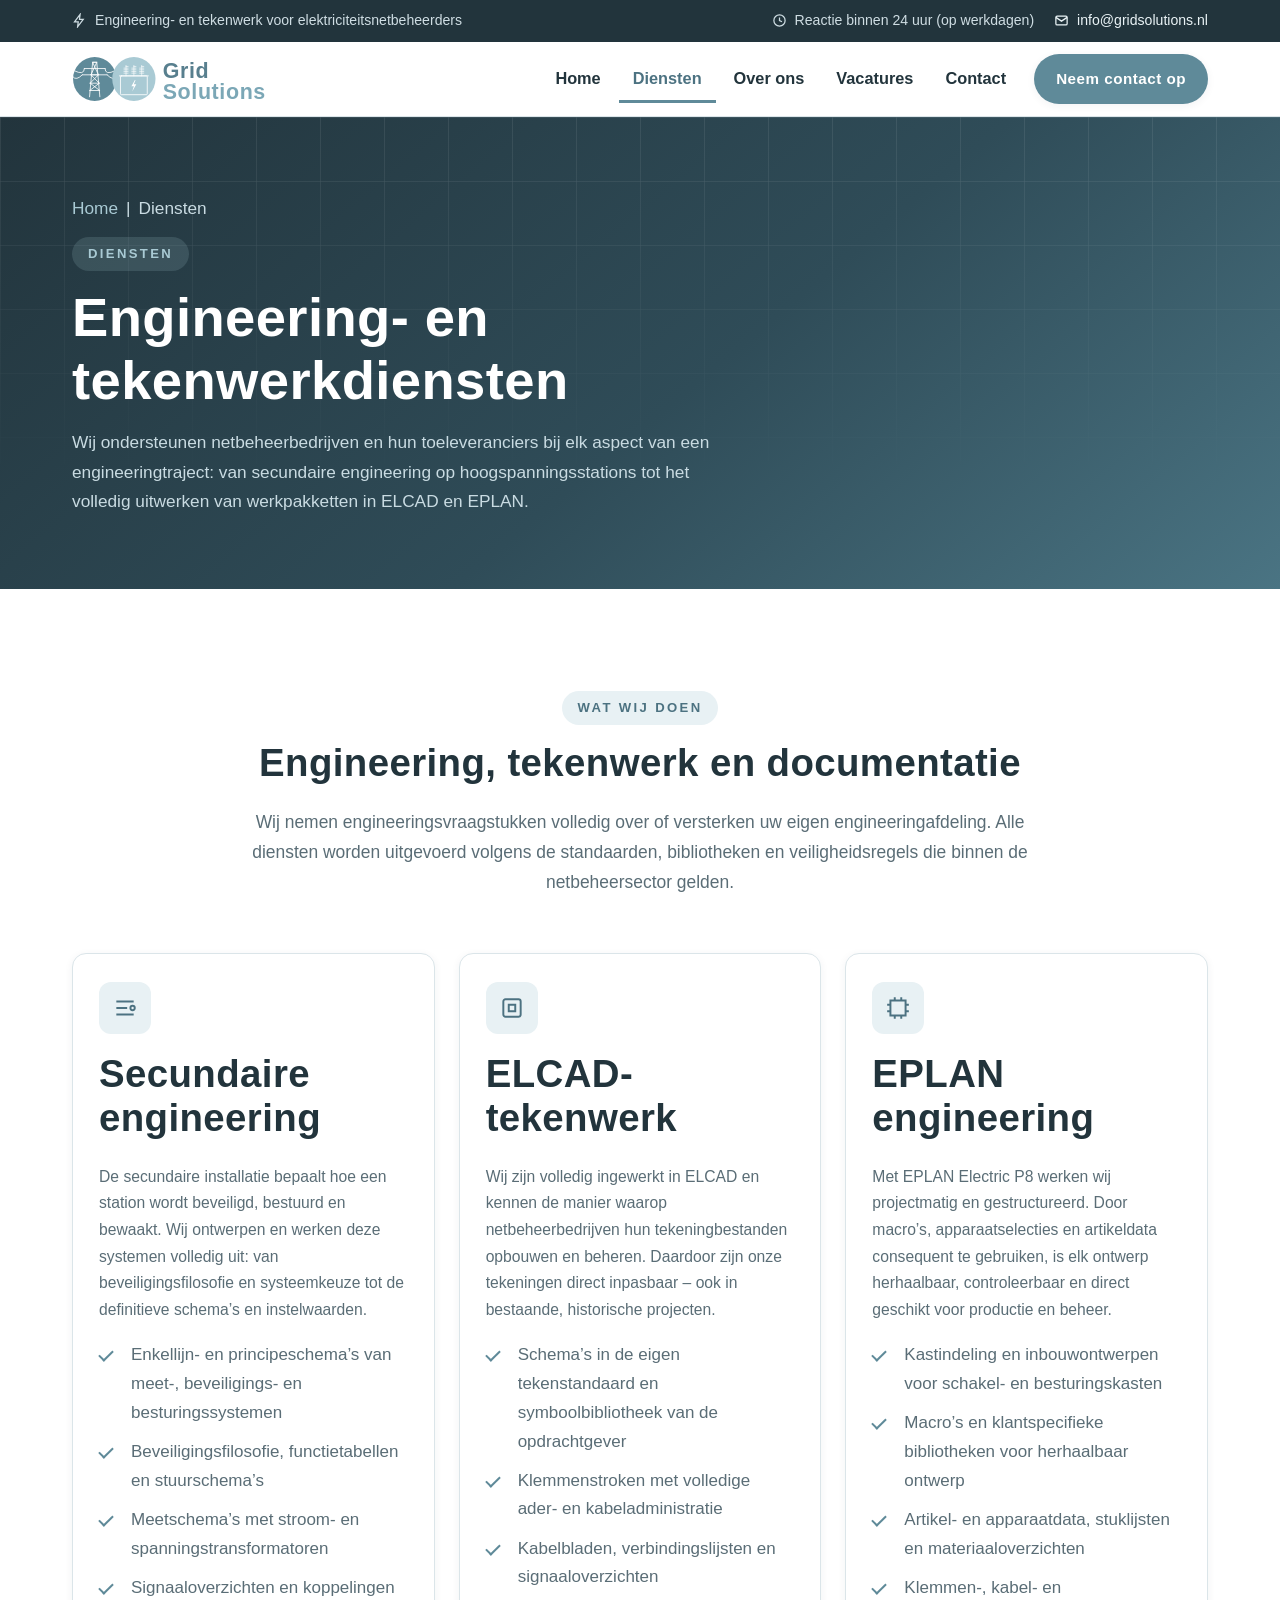
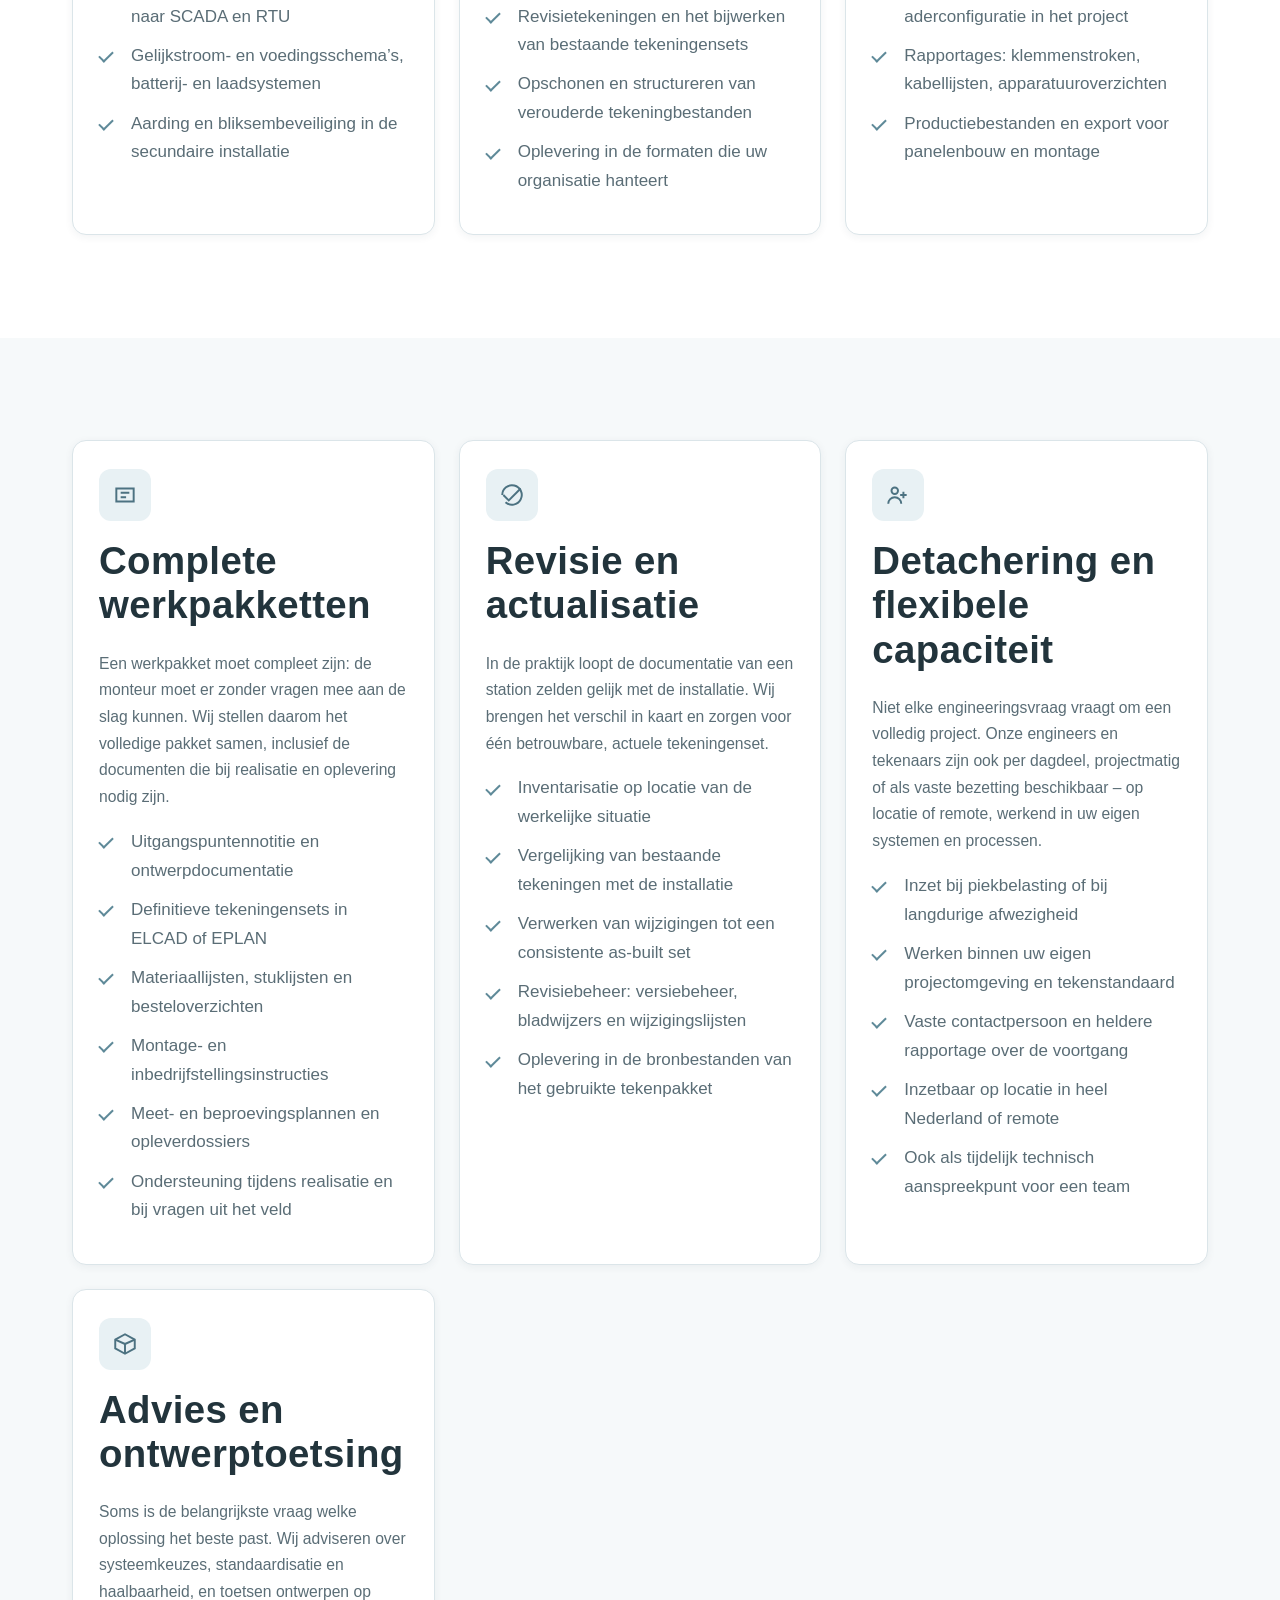
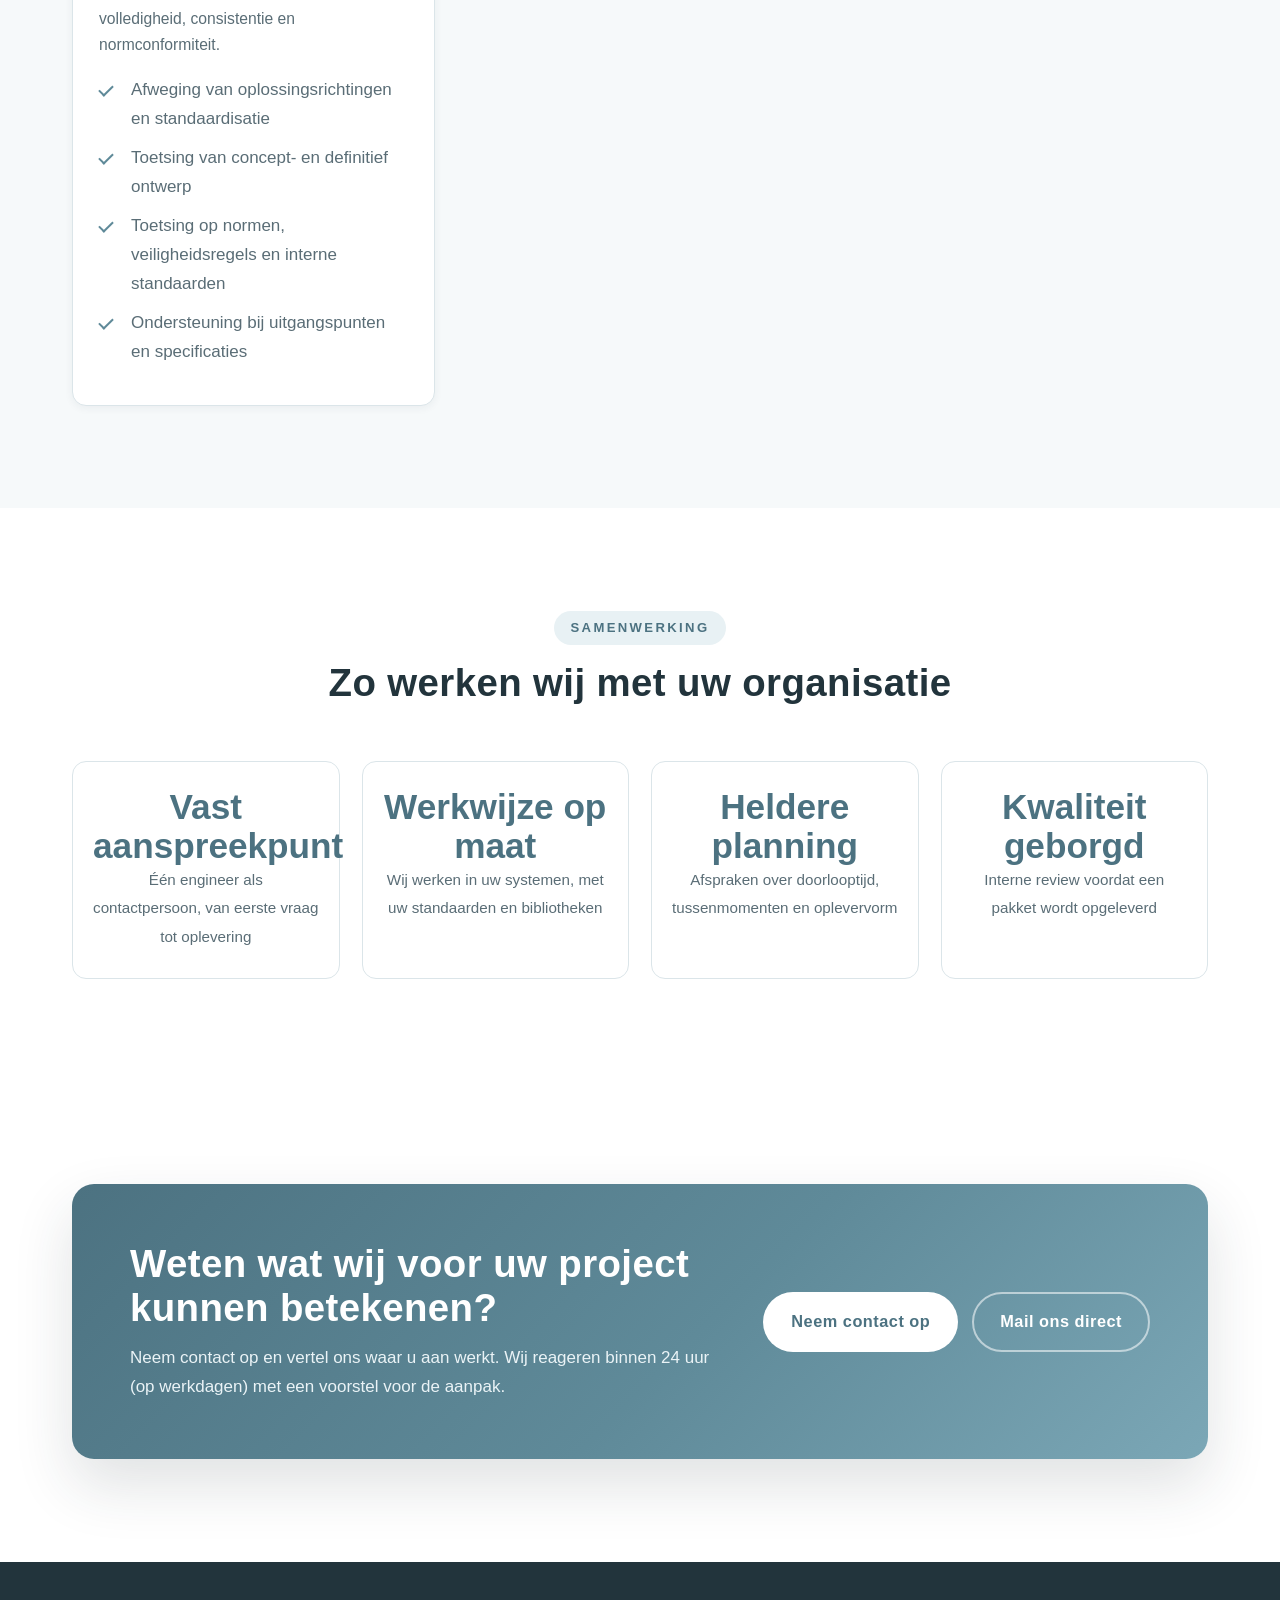
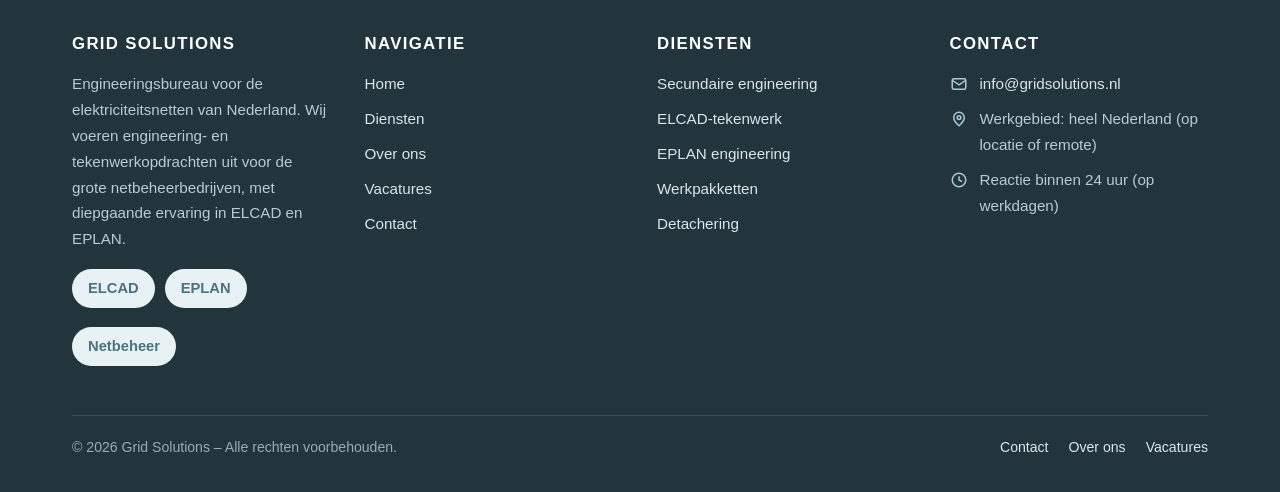
<file: diensten.html>
﻿<!DOCTYPE html>
<html lang="nl">
<head>
  <meta charset="utf-8">
  <meta name="viewport" content="width=device-width, initial-scale=1">
  <script>try { if ('forEach' in NodeList.prototype) { document.documentElement.classList.add('js'); } } catch (e) {}</script>
  <title>Diensten | Grid Solutions - engineering, ELCAD &amp; EPLAN tekenwerk</title>
  <meta name="description" content="Secundaire engineering, ELCAD- en EPLAN-tekenwerk, complete werkpakketten, revisie en detachering voor netbeheerbedrijven.">
  <link rel="canonical" href="https://www.gridsolutions.nl/diensten.html">
  <meta property="og:type" content="website">
  <meta property="og:locale" content="nl_NL">
  <meta property="og:site_name" content="Grid Solutions">
  <meta property="og:title" content="Diensten | Grid Solutions">
  <meta property="og:description" content="Secundaire engineering, ELCAD- en EPLAN-tekenwerk, complete werkpakketten, revisie en detachering voor netbeheerbedrijven.">
  <meta property="og:image" content="[data-uri]">
  <link rel="icon" href="[data-uri]" type="image/svg+xml">
  <style>
/* ============================================================
   Grid Solutions â€“ stylesheet
   Engineering- en tekenwerk voor elektriciteitsnetbeheerders
   ============================================================ */

/* ---------- 1. Variabelen ---------- */
:root {
  --brand: #5f8a99;
  --brand-dark: #4c7281;
  --brand-light: #a9cad4;
  --brand-pale: #e8f1f4;
  --brand-ink: #7ba7b6;
  --ink: #22343c;
  --ink-soft: #5a6d76;
  --line: #dbe5e9;
  --surface: #ffffff;
  --bg: #f6f9fa;
  --accent: #f0b429;
  --radius-sm: 8px;
  --radius: 14px;
  --radius-lg: 22px;
  --shadow-sm: 0 2px 8px rgba(34, 52, 60, .06);
  --shadow: 0 12px 30px rgba(34, 52, 60, .10);
  --shadow-lg: 0 26px 60px rgba(34, 52, 60, .14);
  --font: "Inter", "Segoe UI", "Helvetica Neue", Arial, sans-serif;
  --font-head: "Rajdhani", "Bahnschrift", "Segoe UI Semibold", "Segoe UI", Arial, sans-serif;
  --max: 1180px;
  --transition: .25s ease;
}

/* ---------- 2. Reset & basis ---------- */
*, *::before, *::after { box-sizing: border-box; }

html { scroll-behavior: smooth; -webkit-text-size-adjust: 100%; }

body {
  margin: 0;
  font-family: var(--font);
  font-size: 17px;
  line-height: 1.7;
  color: var(--ink);
  background: var(--surface);
}

img, svg { max-width: 100%; height: auto; display: block; }

a { color: var(--brand-dark); text-decoration: none; transition: color var(--transition); }
a:hover { color: var(--brand); }

h1, h2, h3, h4 {
  font-family: var(--font-head);
  line-height: 1.15;
  color: var(--ink);
  margin: 0 0 .6em;
  letter-spacing: .4px;
}

h1 { font-size: clamp(2.1rem, 4.6vw, 3.4rem); font-weight: 700; }
h2 { font-size: clamp(1.65rem, 3vw, 2.4rem); font-weight: 700; }
h3 { font-size: 1.25rem; font-weight: 600; }
h4 { font-size: 1.05rem; font-weight: 600; }

p { margin: 0 0 1.1em; }
p:last-child { margin-bottom: 0; }

ul, ol { margin: 0 0 1.1em; padding-left: 1.15em; }
li { margin-bottom: .5em; }

:focus-visible { outline: 3px solid var(--brand); outline-offset: 2px; }

/* ---------- 3. Layout helpers ---------- */
.container {
  width: 100%;
  max-width: var(--max);
  margin-inline: auto;
  padding-inline: 22px;
}

.section { padding: clamp(56px, 8vw, 104px) 0; }
.section--tint { background: var(--bg); }
.section--pale { background: var(--brand-pale); }
.section--dark { background: var(--ink); color: #dbe6ea; }
.section--dark h2, .section--dark h3 { color: #fff; }
.section--dark a { color: var(--brand-light); }

.section__head {
  max-width: 780px;
  margin: 0 auto clamp(32px, 5vw, 56px);
  text-align: center;
}
.section__head--left { margin-inline: 0; text-align: left; }

.eyebrow {
  display: inline-block;
  font-family: var(--font-head);
  font-size: .82rem;
  font-weight: 600;
  letter-spacing: .18em;
  text-transform: uppercase;
  color: var(--brand-dark);
  background: var(--brand-pale);
  border-radius: 999px;
  padding: 6px 16px;
  margin-bottom: 16px;
}
.section--dark .eyebrow { background: rgba(169, 202, 212, .14); color: var(--brand-light); }

.lead { font-size: 1.09rem; color: var(--ink-soft); }
.section--dark .lead { color: #b9ccd4; }

.text-center { text-align: center; }

.skip-link {
  position: absolute;
  left: -9999px;
  top: 0;
  background: var(--brand);
  color: #fff;
  padding: 12px 20px;
  z-index: 999;
  border-radius: 0 0 var(--radius-sm) 0;
}
.skip-link:focus { left: 0; color: #fff; }

/* ---------- 4. Knoppen ---------- */
.btn {
  display: inline-flex;
  align-items: center;
  gap: 10px;
  font-family: var(--font-head);
  font-size: 1.02rem;
  font-weight: 600;
  letter-spacing: .5px;
  padding: 14px 26px;
  border-radius: 999px;
  border: 2px solid transparent;
  cursor: pointer;
  transition: transform var(--transition), background var(--transition),
              color var(--transition), border-color var(--transition), box-shadow var(--transition);
}
.btn:hover { transform: translateY(-2px); }
.btn--primary { background: var(--brand); color: #fff; box-shadow: var(--shadow-sm); }
.btn--primary:hover { background: var(--brand-dark); color: #fff; box-shadow: var(--shadow); }
.btn--ghost { background: transparent; color: var(--brand-dark); border-color: var(--brand-light); }
.btn--ghost:hover { background: var(--brand-pale); color: var(--brand-dark); }
.btn--light { background: #fff; color: var(--brand-dark); }
.btn--light:hover { color: var(--brand-dark); box-shadow: var(--shadow); }
.btn--outline-light { background: transparent; color: #fff; border-color: rgba(255, 255, 255, .55); }
.btn--outline-light:hover { background: rgba(255, 255, 255, .12); color: #fff; }
.btn--sm { padding: 10px 20px; font-size: .95rem; }

.btn-row { display: flex; flex-wrap: wrap; gap: 14px; }
.btn-row--center { justify-content: center; }

/* ---------- 5. Topbar & header ---------- */
.topbar {
  background: var(--ink);
  color: #cfdde3;
  font-size: .88rem;
}
.topbar__inner {
  display: flex;
  flex-wrap: wrap;
  gap: 8px 26px;
  align-items: center;
  justify-content: space-between;
  padding: 9px 22px;
  max-width: var(--max);
  margin-inline: auto;
}
.topbar a { color: #eaf3f6; }
.topbar a:hover { color: var(--brand-light); }
.topbar__left, .topbar__right { display: flex; flex-wrap: wrap; gap: 20px; align-items: center; }
.topbar__item { display: inline-flex; align-items: center; gap: 8px; }
.topbar svg { width: 15px; height: 15px; flex: none; }

.site-header {
  position: sticky;
  top: 0;
  z-index: 60;
  background: rgba(255, 255, 255, .96);
  backdrop-filter: blur(8px);
  border-bottom: 1px solid var(--line);
}
.site-header__inner {
  display: flex;
  align-items: center;
  justify-content: space-between;
  gap: 20px;
  padding: 12px 22px;
  max-width: var(--max);
  margin-inline: auto;
}
.brand { display: flex; align-items: center; flex: none; }
.brand img { width: clamp(190px, 26vw, 268px); height: auto; }

.nav { display: flex; align-items: center; gap: 4px; }
.nav__link {
  font-family: var(--font-head);
  font-size: 1.02rem;
  font-weight: 600;
  color: var(--ink);
  padding: 10px 14px;
  border-radius: var(--radius-sm);
  transition: background var(--transition), color var(--transition);
}
.nav__link:hover { background: var(--brand-pale); color: var(--brand-dark); }
.nav__link.is-active { color: var(--brand-dark); box-shadow: inset 0 -3px 0 var(--brand); border-radius: 0; }
.nav__cta { margin-left: 10px; }

.nav-toggle {
  display: none;
  width: 46px;
  height: 46px;
  border: 1px solid var(--line);
  border-radius: var(--radius-sm);
  background: #fff;
  cursor: pointer;
  padding: 12px 11px;
}
.nav-toggle span {
  display: block;
  height: 2px;
  background: var(--ink);
  border-radius: 2px;
  margin: 5px 0;
  transition: transform var(--transition), opacity var(--transition);
}
.nav-toggle[aria-expanded="true"] span:nth-child(1) { transform: translateY(7px) rotate(45deg); }
.nav-toggle[aria-expanded="true"] span:nth-child(2) { opacity: 0; }
.nav-toggle[aria-expanded="true"] span:nth-child(3) { transform: translateY(-7px) rotate(-45deg); }

/* ---------- 6. Hero ---------- */
.hero {
  position: relative;
  overflow: hidden;
  color: #eef5f7;
  background:
    radial-gradient(1200px 500px at 82% 8%, rgba(169, 202, 212, .28), transparent 62%),
    linear-gradient(145deg, #22343c 0%, #2c4551 48%, #446c7b 100%);
}
.hero__grid-bg {
  position: absolute;
  inset: 0;
  opacity: .16;
  background-image:
    linear-gradient(rgba(255, 255, 255, .5) 1px, transparent 1px),
    linear-gradient(90deg, rgba(255, 255, 255, .5) 1px, transparent 1px);
  background-size: 64px 64px;
  -webkit-mask-image: linear-gradient(to bottom, #000, transparent 78%);
  mask-image: linear-gradient(to bottom, #000, transparent 78%);
}
.hero__inner {
  position: relative;
  display: grid;
  grid-template-columns: minmax(0, 1.15fr) minmax(0, .85fr);
  gap: clamp(28px, 5vw, 64px);
  align-items: center;
  padding: clamp(56px, 8vw, 104px) 22px clamp(56px, 8vw, 92px);
  max-width: var(--max);
  margin-inline: auto;
}
.hero h1 { color: #fff; margin-bottom: 20px; }
.hero h1 span { color: var(--brand-light); }
.hero__lead { font-size: 1.13rem; color: #c9dbe2; max-width: 60ch; margin-bottom: 28px; }
.hero__badge {
  display: inline-flex;
  align-items: center;
  gap: 10px;
  font-family: var(--font-head);
  font-weight: 600;
  letter-spacing: .12em;
  text-transform: uppercase;
  font-size: .82rem;
  color: var(--brand-light);
  border: 1px solid rgba(169, 202, 212, .4);
  border-radius: 999px;
  padding: 7px 16px;
  margin-bottom: 22px;
}
.hero__badge i { width: 8px; height: 8px; border-radius: 50%; background: var(--brand-light); display: block; }
.hero__note {
  margin-top: 22px;
  font-size: .95rem;
  color: #a9c3cc;
  display: flex;
  align-items: center;
  gap: 10px;
}
.hero__note svg { width: 18px; height: 18px; flex: none; }

.hero__facts { display: grid; gap: 14px; }
.fact {
  background: rgba(255, 255, 255, .07);
  border: 1px solid rgba(255, 255, 255, .16);
  border-radius: var(--radius);
  padding: 18px 20px;
  display: flex;
  gap: 14px;
  align-items: flex-start;
}
.fact svg { width: 26px; height: 26px; flex: none; color: var(--brand-light); }
.fact strong { display: block; color: #fff; font-family: var(--font-head); font-size: 1.06rem; }
.fact span { font-size: .93rem; color: #b9ccd4; }

/* ---------- 7. USP-balk ---------- */
.usp-strip { background: var(--brand); color: #fff; }
.usp-strip__inner {
  display: grid;
  grid-template-columns: repeat(auto-fit, minmax(230px, 1fr));
  gap: 18px 34px;
  padding: 26px 22px;
  max-width: var(--max);
  margin-inline: auto;
}
.usp {
  display: flex;
  align-items: center;
  gap: 12px;
  font-family: var(--font-head);
  font-weight: 600;
  font-size: 1.03rem;
}
.usp svg { width: 22px; height: 22px; flex: none; color: #fff; }

/* ---------- 8. Kaarten & grids ---------- */
.grid { display: grid; gap: 24px; }
.grid--2 { grid-template-columns: repeat(auto-fit, minmax(320px, 1fr)); }
.grid--3 { grid-template-columns: repeat(auto-fit, minmax(290px, 1fr)); }
.grid--4 { grid-template-columns: repeat(auto-fit, minmax(235px, 1fr)); }

.card {
  background: var(--surface);
  border: 1px solid var(--line);
  border-radius: var(--radius);
  padding: 28px 26px;
  box-shadow: var(--shadow-sm);
  transition: transform var(--transition), box-shadow var(--transition), border-color var(--transition);
}
.card:hover { transform: translateY(-4px); box-shadow: var(--shadow); border-color: var(--brand-light); }
.card h3 { margin-bottom: .5em; }
.card p { color: var(--ink-soft); font-size: .98rem; }
.card__icon {
  width: 52px;
  height: 52px;
  border-radius: 12px;
  background: var(--brand-pale);
  color: var(--brand-dark);
  display: grid;
  place-items: center;
  margin-bottom: 18px;
}
.card__icon svg { width: 26px; height: 26px; }
.card__link {
  display: inline-flex;
  align-items: center;
  gap: 8px;
  font-family: var(--font-head);
  font-weight: 600;
  margin-top: 16px;
}
.card__link::after { content: "\2192"; transition: transform var(--transition); }
.card__link:hover::after { transform: translateX(4px); }
.card--flat { box-shadow: none; }
.card--dark { background: rgba(255, 255, 255, .05); border-color: rgba(255, 255, 255, .16); color: #c9dbe2; }
.card--dark h3 { color: #fff; }
.card--dark p, .card--dark li, .card--dark .checklist li { color: #c4d6dd; }
.card--dark .card__icon { background: rgba(169, 202, 212, .16); color: var(--brand-light); }

.checklist { list-style: none; padding: 0; margin: 0; }
.checklist li {
  position: relative;
  padding-left: 32px;
  margin-bottom: .6em;
  color: var(--ink-soft);
}
.checklist li::before {
  content: "";
  position: absolute;
  left: 0;
  top: .55em;
  width: 14px;
  height: 8px;
  border-left: 2.5px solid var(--brand);
  border-bottom: 2.5px solid var(--brand);
  transform: rotate(-45deg);
}
.section--dark .checklist li { color: #b9ccd4; }
.section--dark .checklist li::before { border-color: var(--brand-light); }

/* ---------- 9. Stats ---------- */
.stats {
  display: grid;
  grid-template-columns: repeat(auto-fit, minmax(210px, 1fr));
  gap: 22px;
}
.stat {
  text-align: center;
  padding: 26px 20px;
  border-radius: var(--radius);
  background: var(--surface);
  border: 1px solid var(--line);
}
.stat strong {
  display: block;
  font-family: var(--font-head);
  font-size: clamp(1.7rem, 3vw, 2.2rem);
  color: var(--brand-dark);
  line-height: 1.1;
}
.stat span { font-size: .95rem; color: var(--ink-soft); }
.section--dark .stat { background: rgba(255, 255, 255, .05); border-color: rgba(255, 255, 255, .16); }
.section--dark .stat strong { color: #fff; }
.section--dark .stat span { color: #b9ccd4; }

/* ---------- 10. Tools (ELCAD / EPLAN) ---------- */
.tool-banner {
  display: grid;
  grid-template-columns: repeat(auto-fit, minmax(280px, 1fr));
  gap: 20px;
  margin-top: 34px;
}
.tool {
  border: 1px solid var(--line);
  border-left: 5px solid var(--brand);
  border-radius: var(--radius);
  background: var(--surface);
  padding: 24px 24px 22px;
  box-shadow: var(--shadow-sm);
}
.tool h3 { display: flex; align-items: center; gap: 12px; margin-bottom: .4em; }
.tool__tag {
  font-family: var(--font-head);
  font-size: .76rem;
  letter-spacing: .14em;
  text-transform: uppercase;
  color: var(--brand-dark);
  background: var(--brand-pale);
  border-radius: 999px;
  padding: 4px 12px;
}
.tool p { color: var(--ink-soft); font-size: .97rem; }

/* ---------- 11. Werkwijze ---------- */
.steps { counter-reset: step; display: grid; gap: 20px; }
.step {
  position: relative;
  display: grid;
  grid-template-columns: 58px minmax(0, 1fr);
  gap: 20px;
  background: var(--surface);
  border: 1px solid var(--line);
  border-radius: var(--radius);
  padding: 24px;
  box-shadow: var(--shadow-sm);
}
.step::before {
  counter-increment: step;
  content: "0" counter(step);
  font-family: var(--font-head);
  font-weight: 700;
  font-size: 1.25rem;
  color: #fff;
  background: var(--brand);
  width: 58px;
  height: 58px;
  border-radius: 50%;
  display: grid;
  place-items: center;
}
.step h3 { margin-bottom: .35em; }
.step p { color: var(--ink-soft); font-size: .98rem; margin-bottom: 0; }

/* ---------- 12. Over ons / split layout ---------- */
.split {
  display: grid;
  grid-template-columns: repeat(auto-fit, minmax(320px, 1fr));
  gap: clamp(28px, 5vw, 60px);
  align-items: center;
}
.split--top { align-items: start; }

.quote {
  border-left: 4px solid var(--brand-light);
  padding: 6px 0 6px 24px;
  font-family: var(--font-head);
  font-size: clamp(1.15rem, 2.2vw, 1.5rem);
  color: var(--brand-dark);
  margin: 0 0 26px;
}
.section--dark .quote { color: var(--brand-light); }

.figure {
  border-radius: var(--radius-lg);
  overflow: hidden;
  box-shadow: var(--shadow);
  background: var(--ink);
}
.figure svg { width: 100%; height: auto; }

.tag-list { display: flex; flex-wrap: wrap; gap: 10px; margin: 22px 0 0; padding: 0; list-style: none; }
.tag-list li {
  font-family: var(--font-head);
  font-size: .92rem;
  font-weight: 600;
  color: var(--brand-dark);
  background: var(--brand-pale);
  border-radius: 999px;
  padding: 7px 16px;
  margin: 0;
}
.section--dark .tag-list li { background: rgba(169, 202, 212, .14); color: var(--brand-light); }

/* ---------- 13. Paginakop ---------- */
.page-hero {
  position: relative;
  overflow: hidden;
  color: #eef5f7;
  background: linear-gradient(140deg, #22343c 0%, #2f4c58 55%, #4a7483 100%);
  padding: clamp(48px, 6vw, 84px) 0 clamp(44px, 6vw, 72px);
}
.page-hero__inner { position: relative; max-width: 860px; }
.page-hero h1 { color: #fff; margin-bottom: 16px; }
.page-hero p { color: #c9dbe2; font-size: 1.08rem; max-width: 68ch; }
.page-hero .eyebrow { background: rgba(169, 202, 212, .16); color: var(--brand-light); }

.breadcrumb {
  font-size: .9rem;
  color: #9fb8c1;
  margin-bottom: 14px;
}
.breadcrumb a { color: var(--brand-light); }
.breadcrumb span { margin: 0 8px; }

/* ---------- 14. Vacatures ---------- */
.vacancy {
  background: var(--surface);
  border: 1px solid var(--line);
  border-radius: var(--radius-lg);
  box-shadow: var(--shadow-sm);
  padding: clamp(24px, 3vw, 38px);
  margin-bottom: 28px;
}
.vacancy__head {
  display: flex;
  flex-wrap: wrap;
  gap: 16px;
  justify-content: space-between;
  align-items: flex-start;
  border-bottom: 1px solid var(--line);
  padding-bottom: 20px;
  margin-bottom: 24px;
}
.vacancy__head h2 { margin-bottom: .25em; font-size: clamp(1.4rem, 2.6vw, 1.9rem); }
.vacancy__meta { display: flex; flex-wrap: wrap; gap: 8px; list-style: none; padding: 0; margin: 0; }
.vacancy__meta li {
  font-size: .88rem;
  font-family: var(--font-head);
  font-weight: 600;
  color: var(--brand-dark);
  background: var(--brand-pale);
  border-radius: 999px;
  padding: 5px 14px;
  margin: 0;
}
.vacancy__cols {
  display: grid;
  grid-template-columns: repeat(auto-fit, minmax(280px, 1fr));
  gap: 26px 40px;
}
.vacancy h3 { font-size: 1.08rem; margin-bottom: .6em; }
.vacancy ul { padding-left: 0; list-style: none; }
.vacancy ul li { position: relative; padding-left: 26px; color: var(--ink-soft); font-size: .97rem; }
.vacancy ul li::before {
  content: "";
  position: absolute;
  left: 4px;
  top: .62em;
  width: 9px;
  height: 9px;
  border-radius: 2px;
  background: var(--brand-light);
}
.vacancy__foot {
  margin-top: 26px;
  padding-top: 22px;
  border-top: 1px solid var(--line);
  display: flex;
  flex-wrap: wrap;
  gap: 14px;
  align-items: center;
  justify-content: space-between;
}

/* ---------- 15. Formulieren & contact ---------- */
.contact-grid {
  display: grid;
  grid-template-columns: minmax(0, .9fr) minmax(0, 1.1fr);
  gap: clamp(26px, 4vw, 52px);
  align-items: start;
}
.contact-list { list-style: none; padding: 0; margin: 0 0 26px; }
.contact-list li {
  display: flex;
  gap: 14px;
  align-items: flex-start;
  padding: 16px 0;
  border-bottom: 1px solid var(--line);
  margin: 0;
}
.contact-list svg { width: 22px; height: 22px; flex: none; color: var(--brand); margin-top: 4px; }
.contact-list strong { display: block; font-family: var(--font-head); }
.contact-list a { font-weight: 600; }

.form {
  background: var(--surface);
  border: 1px solid var(--line);
  border-radius: var(--radius-lg);
  padding: clamp(24px, 3vw, 36px);
  box-shadow: var(--shadow);
}
.form__row { display: grid; grid-template-columns: repeat(auto-fit, minmax(240px, 1fr)); gap: 18px; }
.field { margin-bottom: 18px; display: flex; flex-direction: column; }
.field label {
  font-family: var(--font-head);
  font-weight: 600;
  font-size: .96rem;
  margin-bottom: 7px;
}
.field .req { color: var(--brand-dark); }
.field input, .field select, .field textarea {
  font: inherit;
  font-size: 1rem;
  color: var(--ink);
  background: #fff;
  border: 1px solid var(--line);
  border-radius: var(--radius-sm);
  padding: 12px 14px;
  width: 100%;
  transition: border-color var(--transition), box-shadow var(--transition);
}
.field textarea { min-height: 148px; resize: vertical; }
.field input:focus, .field select:focus, .field textarea:focus {
  outline: none;
  border-color: var(--brand);
  box-shadow: 0 0 0 4px rgba(95, 138, 153, .16);
}
.field--error input, .field--error select, .field--error textarea { border-color: #c0392b; }
.field__error { color: #c0392b; font-size: .86rem; margin-top: 6px; display: none; }
.field--error .field__error { display: block; }
.field--check { flex-direction: row; flex-wrap: wrap; align-items: flex-start; gap: 12px; }
.field--check input { width: auto; margin-top: 6px; }
.field--check label { font-weight: 400; font-family: var(--font); font-size: .92rem; margin: 0; color: var(--ink-soft); }
.form__note { font-size: .88rem; color: var(--ink-soft); margin-top: 14px; }

.form__message {
  display: none;
  border-radius: var(--radius-sm);
  padding: 16px 18px;
  margin-bottom: 20px;
  font-size: .97rem;
}
.form__message.is-visible { display: block; }
.form__message--ok { background: var(--brand-pale); color: var(--brand-dark); border: 1px solid var(--brand-light); }
.form__message--error { background: #fdecea; color: #a53125; border: 1px solid #f3c0b9; }

/* ---------- 16. CTA-blok ---------- */
.cta-band {
  position: relative;
  overflow: hidden;
  background: linear-gradient(135deg, #4c7281 0%, #5f8a99 55%, #7ba7b6 100%);
  color: #fff;
  border-radius: var(--radius-lg);
  padding: clamp(30px, 5vw, 58px);
  display: grid;
  grid-template-columns: minmax(0, 1.4fr) auto;
  gap: 28px;
  align-items: center;
  box-shadow: var(--shadow-lg);
}
.cta-band h2 { color: #fff; margin-bottom: .35em; }
.cta-band p { color: #eaf3f6; margin-bottom: 0; }

/* ---------- 17. Footer ---------- */
.site-footer {
  background: var(--ink);
  color: #b9ccd4;
  padding: clamp(46px, 6vw, 72px) 0 0;
  font-size: .95rem;
}
.site-footer h3 {
  color: #fff;
  font-size: 1.05rem;
  letter-spacing: .08em;
  text-transform: uppercase;
  margin-bottom: 18px;
}
.site-footer a { color: #dbe6ea; }
.site-footer a:hover { color: var(--brand-light); }
.footer-grid {
  display: grid;
  grid-template-columns: repeat(auto-fit, minmax(220px, 1fr));
  gap: 34px;
  padding-bottom: 40px;
}
.footer-grid ul { list-style: none; padding: 0; margin: 0; }
.footer-grid li { margin-bottom: .6em; }
.footer-contact li { display: flex; gap: 12px; align-items: flex-start; }
.footer-contact svg { width: 18px; height: 18px; flex: none; color: var(--brand-light); margin-top: 4px; }
.footer-bottom {
  border-top: 1px solid rgba(255, 255, 255, .12);
  padding: 20px 0 26px;
  display: flex;
  flex-wrap: wrap;
  gap: 10px 24px;
  justify-content: space-between;
  font-size: .88rem;
  color: #96adb6;
}
.footer-bottom ul { display: flex; flex-wrap: wrap; gap: 20px; list-style: none; padding: 0; margin: 0; }

/* ---------- 18. Animaties ---------- */
.reveal {
  opacity: 0;
  transform: translateY(18px);
  transition: opacity .6s ease, transform .6s ease;
}
.reveal.is-visible { opacity: 1; transform: none; }
@media (prefers-reduced-motion: reduce) {
  html { scroll-behavior: auto; }
  .reveal { opacity: 1; transform: none; transition: none; }
  .btn:hover, .card:hover { transform: none; }
}

/* Zonder JavaScript (of in een omgeving die scripts blokkeert) mag er geen
   content onzichtbaar blijven: .reveal staat dan gewoon op volle opacity. */
html:not(.js) .reveal,
html:not(.js) .reveal.is-visible { opacity: 1; transform: none; transition: none; }


/* ---------- 19. Utilities ---------- */
.mt-0 { margin-top: 0; }
.mt-1 { margin-top: 14px; }
.mt-2 { margin-top: 26px; }
.mt-3 { margin-top: 42px; }
.mb-0 { margin-bottom: 0; }
.visually-hidden {
  position: absolute !important;
  width: 1px; height: 1px;
  padding: 0; margin: -1px;
  overflow: hidden; clip: rect(0 0 0 0);
  white-space: nowrap; border: 0;
}

/* ---------- 20. Responsief ---------- */
@media (max-width: 1024px) {
  .hero__inner { grid-template-columns: 1fr; }
  .cta-band { grid-template-columns: 1fr; }
  .contact-grid { grid-template-columns: 1fr; }
}

@media (max-width: 880px) {
  .nav-toggle { display: block; }
  .nav {
    position: absolute;
    left: 0;
    right: 0;
    top: 100%;
    flex-direction: column;
    align-items: stretch;
    gap: 2px;
    background: #fff;
    border-bottom: 1px solid var(--line);
    box-shadow: var(--shadow);
    padding: 12px 18px 20px;
    display: none;
  }
  .nav.is-open { display: flex; }
  .nav__link { padding: 13px 14px; font-size: 1.08rem; }
  .nav__link.is-active { box-shadow: none; background: var(--brand-pale); border-radius: var(--radius-sm); }
  .nav__cta { margin: 10px 0 0; justify-content: center; }
  .site-header__inner { position: relative; }
}

@media (max-width: 620px) {
  body { font-size: 16px; }
  .topbar__inner { justify-content: center; text-align: center; }
  .topbar__left, .topbar__right { justify-content: center; }
  .brand img { width: 200px; }
  .step { grid-template-columns: 1fr; }
  .step::before { width: 48px; height: 48px; font-size: 1.1rem; }
  .btn { width: 100%; justify-content: center; }
  .btn-row { flex-direction: column; }
  .vacancy__foot { flex-direction: column; align-items: stretch; }
  .section__head { text-align: left; }
  .section__head .eyebrow { margin-bottom: 12px; }
}

</style>
</head>
<body>
  <a class="skip-link" href="#main">Direct naar de inhoud</a>

  <div class="topbar">
    <div class="topbar__inner">
      <div class="topbar__left">
        <span class="topbar__item">
          <svg viewBox="0 0 24 24" fill="none" stroke="currentColor" stroke-width="2" aria-hidden="true"><path d="M13 2 4 14h6l-1 8 9-12h-6l1-8Z"/></svg>
          Engineering- en tekenwerk voor elektriciteitsnetbeheerders
        </span>
      </div>
      <div class="topbar__right">
        <span class="topbar__item">
          <svg viewBox="0 0 24 24" fill="none" stroke="currentColor" stroke-width="2" aria-hidden="true"><circle cx="12" cy="12" r="9"/><path d="M12 7v5l4 2"/></svg>
          Reactie binnen 24 uur (op werkdagen)
        </span>
        <a class="topbar__item" href="mailto:info@gridsolutions.nl">
          <svg viewBox="0 0 24 24" fill="none" stroke="currentColor" stroke-width="2" aria-hidden="true"><rect x="3" y="5" width="18" height="14" rx="2"/><path d="m3 7 9 6 9-6"/></svg>
          info@gridsolutions.nl
        </a>
      </div>
    </div>
  </div>

  <header class="site-header">
    <div class="site-header__inner">
      <a class="brand" href="index.html" aria-label="Grid Solutions - naar de homepage">
        <img src="[data-uri]" alt="Grid Solutions" width="1300" height="220">
      </a>
      <button class="nav-toggle" type="button" aria-expanded="false" aria-controls="hoofdnavigatie" aria-label="Menu openen">
        <span></span><span></span><span></span>
      </button>
      <nav class="nav" id="hoofdnavigatie" aria-label="Hoofdnavigatie">
        <a class="nav__link" href="index.html">Home</a>
        <a class="nav__link" href="diensten.html">Diensten</a>
        <a class="nav__link" href="over-ons.html">Over ons</a>
        <a class="nav__link" href="vacatures.html">Vacatures</a>
        <a class="nav__link" href="contact.html">Contact</a>
        <a class="btn btn--primary btn--sm nav__cta" href="contact.html">Neem contact op</a>
      </nav>
    </div>
  </header>

  <main id="main">
    <section class="page-hero">
      <div class="hero__grid-bg" aria-hidden="true"></div>
      <div class="container">
        <div class="page-hero__inner">
          <p class="breadcrumb"><a href="index.html">Home</a><span>|</span>Diensten</p>
          <span class="eyebrow">Diensten</span>
          <h1>Engineering- en tekenwerkdiensten</h1>
          <p>Wij ondersteunen netbeheerbedrijven en hun toeleveranciers bij elk aspect van een engineeringtraject: van secundaire engineering op hoogspanningsstations tot het volledig uitwerken van werkpakketten in ELCAD en EPLAN.</p>
        </div>
      </div>
    </section>

    <section class="section">
      <div class="container">
        <div class="section__head reveal">
          <span class="eyebrow">Wat wij doen</span>
          <h2>Engineering, tekenwerk en documentatie</h2>
          <p class="lead">
            Wij nemen engineeringsvraagstukken volledig over of versterken uw eigen engineeringafdeling.
            Alle diensten worden uitgevoerd volgens de standaarden, bibliotheken en veiligheidsregels
            die binnen de netbeheersector gelden.
          </p>
        </div>
        <div class="grid grid--2">
          <article class="card reveal" id="secundaire-engineering">
            <div class="card__icon"><svg viewBox="0 0 24 24" fill="none" stroke="currentColor" stroke-width="1.8" aria-hidden="true"><path d="M4 6h16M4 12h10M4 18h16"/><circle cx="19" cy="12" r="2"/></svg></div>
            <h2>Secundaire engineering</h2>
            <p>
              De secundaire installatie bepaalt hoe een station wordt beveiligd, bestuurd en bewaakt.
              Wij ontwerpen en werken deze systemen volledig uit: van beveiligingsfilosofie en
              systeemkeuze tot de definitieve schema&rsquo;s en instelwaarden.
            </p>
            <ul class="checklist">
              <li>Enkellijn- en principeschema&rsquo;s van meet-, beveiligings- en besturingssystemen</li>
              <li>Beveiligingsfilosofie, functietabellen en stuurschema&rsquo;s</li>
              <li>Meetschema&rsquo;s met stroom- en spanningstransformatoren</li>
              <li>Signaaloverzichten en koppelingen naar SCADA en RTU</li>
              <li>Gelijkstroom- en voedingsschema&rsquo;s, batterij- en laadsystemen</li>
              <li>Aarding en bliksembeveiliging in de secundaire installatie</li>
            </ul>
          </article>
          <article class="card reveal" id="elcad">
            <div class="card__icon"><svg viewBox="0 0 24 24" fill="none" stroke="currentColor" stroke-width="1.8" aria-hidden="true"><rect x="4" y="4" width="16" height="16" rx="2"/><path d="M9 9h6v6H9z"/></svg></div>
            <h2>ELCAD-tekenwerk</h2>
            <p>
              Wij zijn volledig ingewerkt in ELCAD en kennen de manier waarop netbeheerbedrijven hun
              tekeningbestanden opbouwen en beheren. Daardoor zijn onze tekeningen direct inpasbaar
              &ndash; ook in bestaande, historische projecten.
            </p>
            <ul class="checklist">
              <li>Schema&rsquo;s in de eigen tekenstandaard en symboolbibliotheek van de opdrachtgever</li>
              <li>Klemmenstroken met volledige ader- en kabeladministratie</li>
              <li>Kabelbladen, verbindingslijsten en signaaloverzichten</li>
              <li>Revisietekeningen en het bijwerken van bestaande tekeningensets</li>
              <li>Opschonen en structureren van verouderde tekeningbestanden</li>
              <li>Oplevering in de formaten die uw organisatie hanteert</li>
            </ul>
          </article>
          <article class="card reveal" id="eplan">
            <div class="card__icon"><svg viewBox="0 0 24 24" fill="none" stroke="currentColor" stroke-width="1.8" aria-hidden="true"><path d="M5 5h14v14H5z"/><path d="M9 2v3M15 2v3M9 19v3M15 19v3M2 9h3M2 15h3M19 9h3M19 15h3"/></svg></div>
            <h2>EPLAN engineering</h2>
            <p>
              Met EPLAN Electric P8 werken wij projectmatig en gestructureerd. Door macro&rsquo;s,
              apparaatselecties en artikeldata consequent te gebruiken, is elk ontwerp herhaalbaar,
              controleerbaar en direct geschikt voor productie en beheer.
            </p>
            <ul class="checklist">
              <li>Kastindeling en inbouwontwerpen voor schakel- en besturingskasten</li>
              <li>Macro&rsquo;s en klantspecifieke bibliotheken voor herhaalbaar ontwerp</li>
              <li>Artikel- en apparaatdata, stuklijsten en materiaaloverzichten</li>
              <li>Klemmen-, kabel- en aderconfiguratie in het project</li>
              <li>Rapportages: klemmenstroken, kabellijsten, apparatuuroverzichten</li>
              <li>Productiebestanden en export voor panelenbouw en montage</li>
            </ul>
          </article>
        </div>
      </div>
    </section>

    <section class="section section--tint">
      <div class="container">
        <div class="grid grid--2">
          <article class="card reveal" id="werkpakketten">
            <div class="card__icon"><svg viewBox="0 0 24 24" fill="none" stroke="currentColor" stroke-width="1.8" aria-hidden="true"><path d="M4 6h16v12H4z"/><path d="M8 10h8M8 14h5"/></svg></div>
            <h2>Complete werkpakketten</h2>
            <p>
              Een werkpakket moet compleet zijn: de monteur moet er zonder vragen mee aan de slag kunnen.
              Wij stellen daarom het volledige pakket samen, inclusief de documenten die bij realisatie
              en oplevering nodig zijn.
            </p>
            <ul class="checklist">
              <li>Uitgangspuntennotitie en ontwerpdocumentatie</li>
              <li>Definitieve tekeningensets in ELCAD of EPLAN</li>
              <li>Materiaallijsten, stuklijsten en besteloverzichten</li>
              <li>Montage- en inbedrijfstellingsinstructies</li>
              <li>Meet- en beproevingsplannen en opleverdossiers</li>
              <li>Ondersteuning tijdens realisatie en bij vragen uit het veld</li>
            </ul>
          </article>
          <article class="card reveal" id="revisie">
            <div class="card__icon"><svg viewBox="0 0 24 24" fill="none" stroke="currentColor" stroke-width="1.8" aria-hidden="true"><path d="M20 6 9 17l-5-5"/><path d="M3 12a9 9 0 1 1 3 6.7"/></svg></div>
            <h2>Revisie en actualisatie</h2>
            <p>
              In de praktijk loopt de documentatie van een station zelden gelijk met de installatie.
              Wij brengen het verschil in kaart en zorgen voor &eacute;&eacute;n betrouwbare, actuele
              tekeningenset.
            </p>
            <ul class="checklist">
              <li>Inventarisatie op locatie van de werkelijke situatie</li>
              <li>Vergelijking van bestaande tekeningen met de installatie</li>
              <li>Verwerken van wijzigingen tot een consistente as-built set</li>
              <li>Revisiebeheer: versiebeheer, bladwijzers en wijzigingslijsten</li>
              <li>Oplevering in de bronbestanden van het gebruikte tekenpakket</li>
            </ul>
          </article>
          <article class="card reveal" id="detachering">
            <div class="card__icon"><svg viewBox="0 0 24 24" fill="none" stroke="currentColor" stroke-width="1.8" aria-hidden="true"><circle cx="9" cy="8" r="3"/><path d="M3 20c0-3.3 2.7-6 6-6s6 2.7 6 6"/><path d="M17 9v6M14 12h6"/></svg></div>
            <h2>Detachering en flexibele capaciteit</h2>
            <p>
              Niet elke engineeringsvraag vraagt om een volledig project. Onze engineers en tekenaars
              zijn ook per dagdeel, projectmatig of als vaste bezetting beschikbaar &ndash; op locatie
              of remote, werkend in uw eigen systemen en processen.
            </p>
            <ul class="checklist">
              <li>Inzet bij piekbelasting of bij langdurige afwezigheid</li>
              <li>Werken binnen uw eigen projectomgeving en tekenstandaard</li>
              <li>Vaste contactpersoon en heldere rapportage over de voortgang</li>
              <li>Inzetbaar op locatie in heel Nederland of remote</li>
              <li>Ook als tijdelijk technisch aanspreekpunt voor een team</li>
            </ul>
          </article>
          <article class="card reveal" id="advies">
            <div class="card__icon"><svg viewBox="0 0 24 24" fill="none" stroke="currentColor" stroke-width="1.8" aria-hidden="true"><path d="M12 3l9 5v8l-9 5-9-5V8z"/><path d="M12 12l9-4M12 12v9M12 12L3 8"/></svg></div>
            <h2>Advies en ontwerptoetsing</h2>
            <p>
              Soms is de belangrijkste vraag welke oplossing het beste past. Wij adviseren over
              systeemkeuzes, standaardisatie en haalbaarheid, en toetsen ontwerpen op volledigheid,
              consistentie en normconformiteit.
            </p>
            <ul class="checklist">
              <li>Afweging van oplossingsrichtingen en standaardisatie</li>
              <li>Toetsing van concept- en definitief ontwerp</li>
              <li>Toetsing op normen, veiligheidsregels en interne standaarden</li>
              <li>Ondersteuning bij uitgangspunten en specificaties</li>
            </ul>
          </article>
        </div>
      </div>
    </section>

    <section class="section">
      <div class="container">
        <div class="section__head reveal">
          <span class="eyebrow">Samenwerking</span>
          <h2>Zo werken wij met uw organisatie</h2>
        </div>
        <div class="stats reveal">
          <div class="stat">
            <strong>Vast aanspreekpunt</strong>
            <span>&Eacute;&eacute;n engineer als contactpersoon, van eerste vraag tot oplevering</span>
          </div>
          <div class="stat">
            <strong>Werkwijze op maat</strong>
            <span>Wij werken in uw systemen, met uw standaarden en bibliotheken</span>
          </div>
          <div class="stat">
            <strong>Heldere planning</strong>
            <span>Afspraken over doorlooptijd, tussenmomenten en oplevervorm</span>
          </div>
          <div class="stat">
            <strong>Kwaliteit geborgd</strong>
            <span>Interne review voordat een pakket wordt opgeleverd</span>
          </div>
        </div>
      </div>
    </section>

    <section class="section">
      <div class="container">
        <div class="cta-band reveal">
          <div>
            <h2>Weten wat wij voor uw project kunnen betekenen?</h2>
            <p>Neem contact op en vertel ons waar u aan werkt. Wij reageren binnen 24 uur (op werkdagen) met een voorstel voor de aanpak.</p>
          </div>
          <div class="btn-row">
            <a class="btn btn--light" href="contact.html">Neem contact op</a>
            <a class="btn btn--outline-light" href="mailto:info@gridsolutions.nl">Mail ons direct</a>
          </div>
        </div>
      </div>
    </section>
  </main>

  <footer class="site-footer">
    <div class="container">
      <div class="footer-grid">
        <div>
          <h3>Grid Solutions</h3>
          <p>
            Engineeringsbureau voor de elektriciteitsnetten van Nederland. Wij voeren engineering- en
            tekenwerkopdrachten uit voor de grote netbeheerbedrijven, met diepgaande ervaring in
            ELCAD en EPLAN.
          </p>
          <ul class="tag-list">
            <li>ELCAD</li>
            <li>EPLAN</li>
            <li>Netbeheer</li>
          </ul>
        </div>
        <div>
          <h3>Navigatie</h3>
          <ul>
            <li><a href="index.html">Home</a></li>
            <li><a href="diensten.html">Diensten</a></li>
            <li><a href="over-ons.html">Over ons</a></li>
            <li><a href="vacatures.html">Vacatures</a></li>
            <li><a href="contact.html">Contact</a></li>
          </ul>
        </div>
        <div>
          <h3>Diensten</h3>
          <ul>
            <li><a href="diensten.html#secundaire-engineering">Secundaire engineering</a></li>
            <li><a href="diensten.html#elcad">ELCAD-tekenwerk</a></li>
            <li><a href="diensten.html#eplan">EPLAN engineering</a></li>
            <li><a href="diensten.html#werkpakketten">Werkpakketten</a></li>
            <li><a href="diensten.html#detachering">Detachering</a></li>
          </ul>
        </div>
        <div>
          <h3>Contact</h3>
          <ul class="footer-contact">
            <li>
              <svg viewBox="0 0 24 24" fill="none" stroke="currentColor" stroke-width="2" aria-hidden="true"><rect x="3" y="5" width="18" height="14" rx="2"/><path d="m3 7 9 6 9-6"/></svg>
              <span><a href="mailto:info@gridsolutions.nl">info@gridsolutions.nl</a></span>
            </li>
            <li>
              <svg viewBox="0 0 24 24" fill="none" stroke="currentColor" stroke-width="2" aria-hidden="true"><path d="M12 21s7-6.1 7-11a7 7 0 1 0-14 0c0 4.9 7 11 7 11Z"/><circle cx="12" cy="10" r="2.5"/></svg>
              <span>Werkgebied: heel Nederland (op locatie of remote)</span>
            </li>
            <li>
              <svg viewBox="0 0 24 24" fill="none" stroke="currentColor" stroke-width="2" aria-hidden="true"><circle cx="12" cy="12" r="9"/><path d="M12 7v5l4 2"/></svg>
              <span>Reactie binnen 24 uur (op werkdagen)</span>
            </li>
          </ul>
        </div>
      </div>
      <div class="footer-bottom">
        <p class="mb-0">&copy; <span data-year>2026</span> Grid Solutions &ndash; Alle rechten voorbehouden.</p>
        <ul>
          <li><a href="contact.html">Contact</a></li>
          <li><a href="over-ons.html">Over ons</a></li>
          <li><a href="vacatures.html">Vacatures</a></li>
        </ul>
      </div>
    </div>
  </footer>

  <script src="assets/js/main.js"></script>
</body>
</html>
</file>
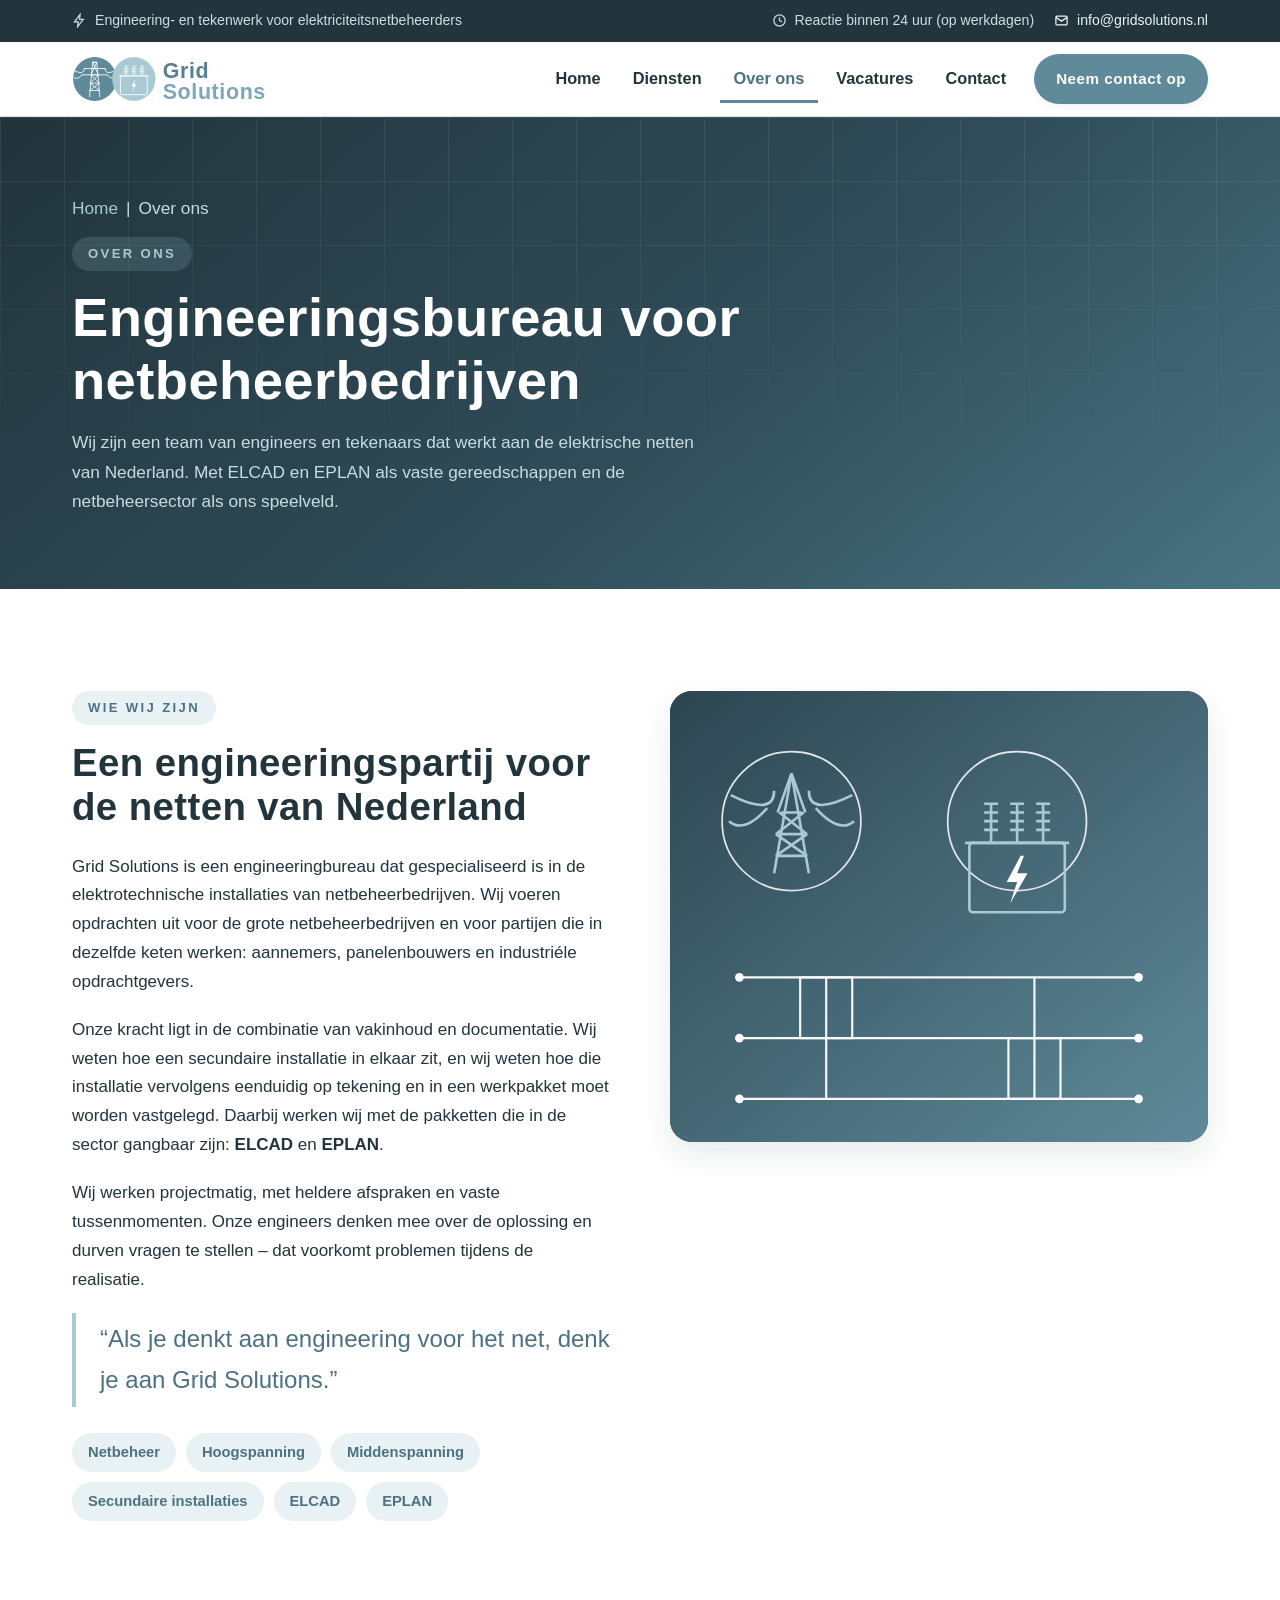
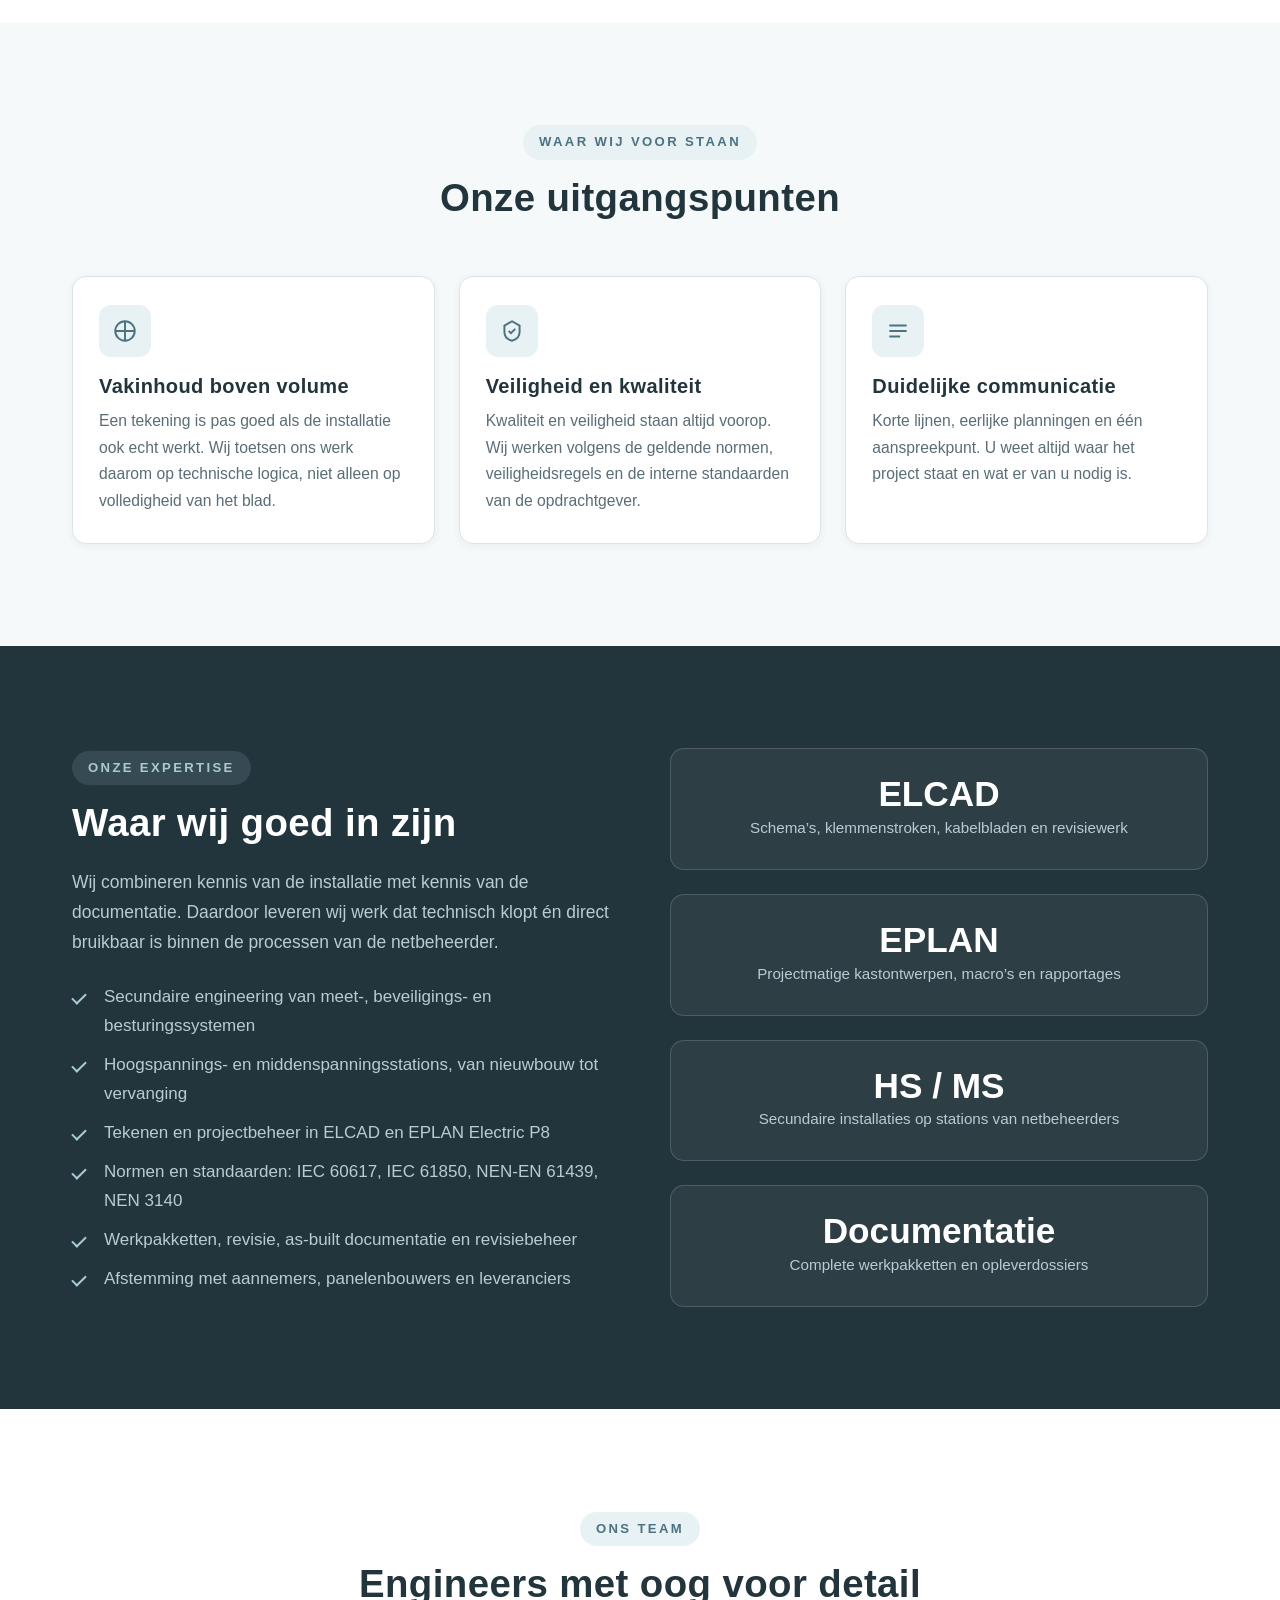
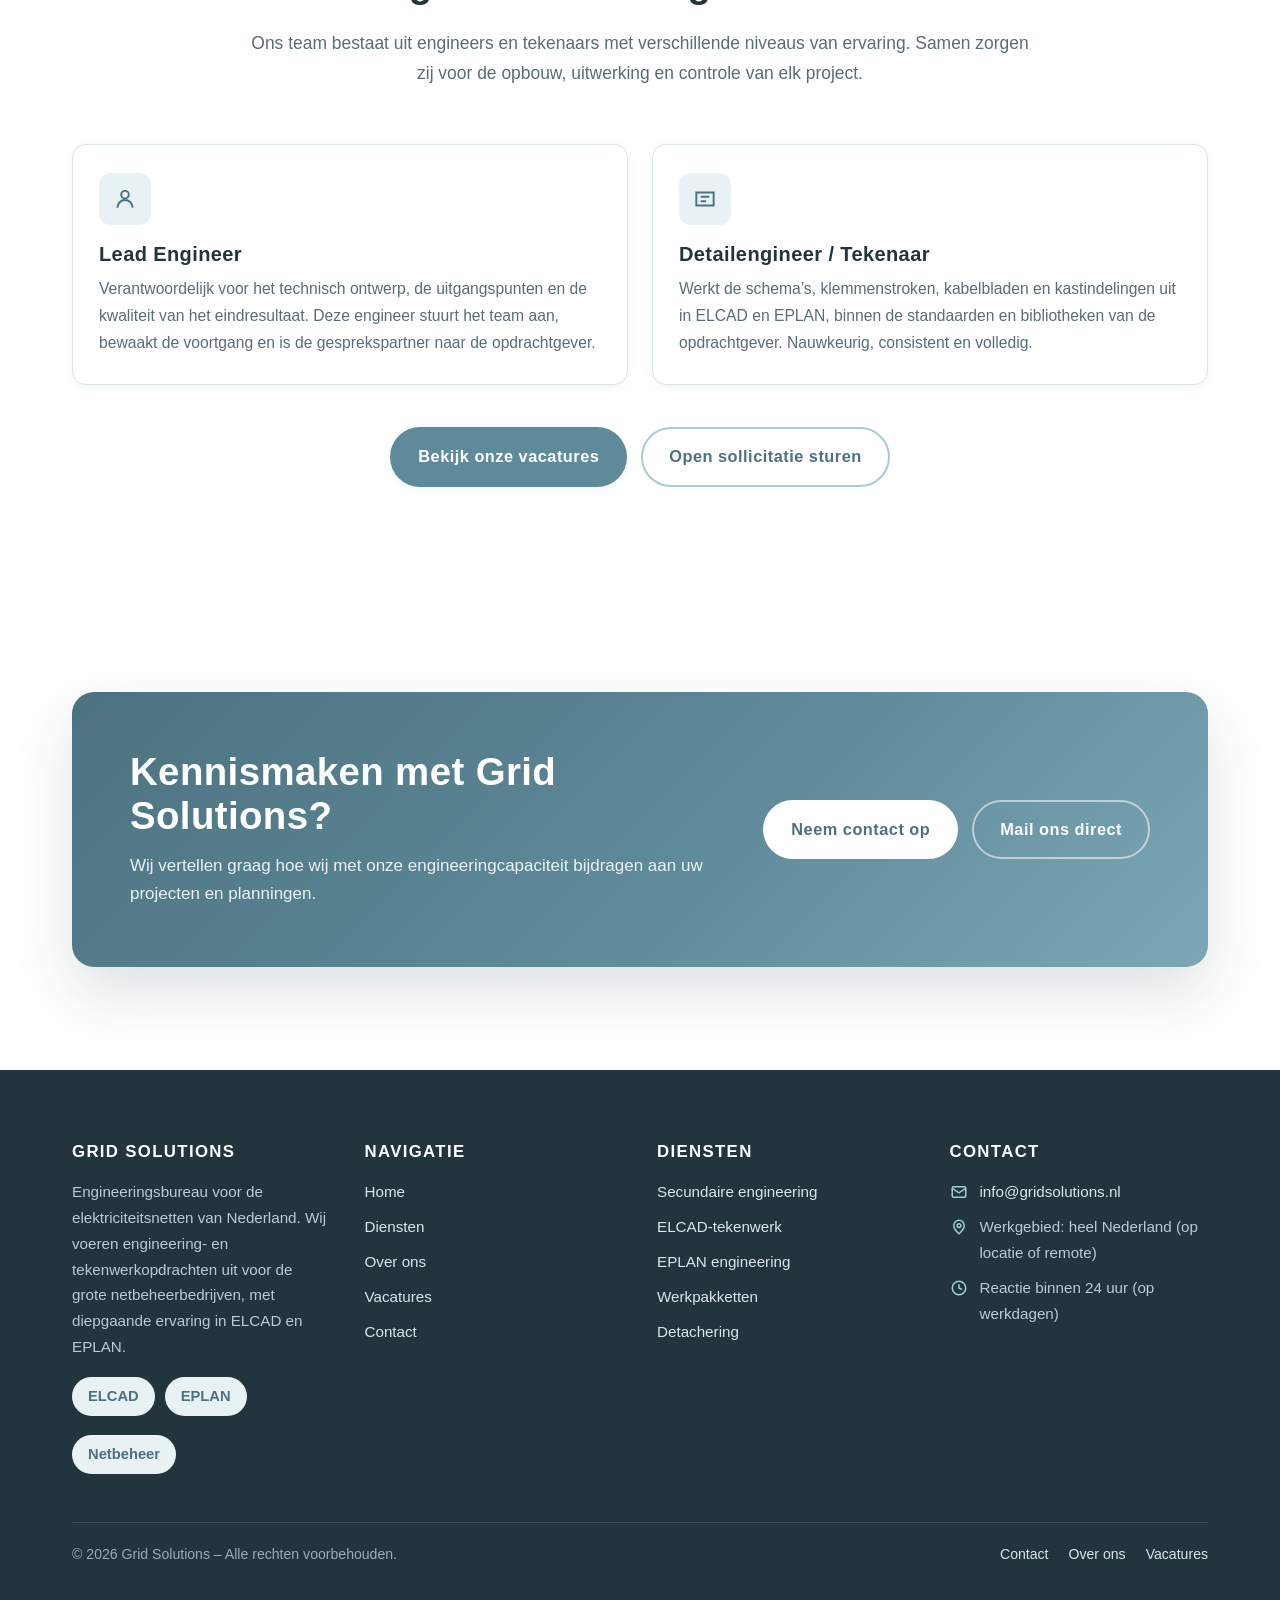
<file: over-ons.html>
﻿<!DOCTYPE html>
<html lang="nl">
<head>
  <meta charset="utf-8">
  <meta name="viewport" content="width=device-width, initial-scale=1">
  <script>try { if ('forEach' in NodeList.prototype) { document.documentElement.classList.add('js'); } } catch (e) {}</script>
  <title>Over ons | Grid Solutions - engineeringbureau voor netbeheer</title>
  <meta name="description" content="Grid Solutions voert engineering- en tekenwerkopdrachten uit voor de grote netbeheerbedrijven. Lees over onze aanpak, expertise en ons team.">
  <link rel="canonical" href="https://www.gridsolutions.nl/over-ons.html">
  <meta property="og:type" content="website">
  <meta property="og:locale" content="nl_NL">
  <meta property="og:site_name" content="Grid Solutions">
  <meta property="og:title" content="Over ons | Grid Solutions">
  <meta property="og:description" content="Grid Solutions voert engineering- en tekenwerkopdrachten uit voor de grote netbeheerbedrijven. Lees over onze aanpak, expertise en ons team.">
  <meta property="og:image" content="[data-uri]">
  <link rel="icon" href="[data-uri]" type="image/svg+xml">
  <style>
/* ============================================================
   Grid Solutions â€“ stylesheet
   Engineering- en tekenwerk voor elektriciteitsnetbeheerders
   ============================================================ */

/* ---------- 1. Variabelen ---------- */
:root {
  --brand: #5f8a99;
  --brand-dark: #4c7281;
  --brand-light: #a9cad4;
  --brand-pale: #e8f1f4;
  --brand-ink: #7ba7b6;
  --ink: #22343c;
  --ink-soft: #5a6d76;
  --line: #dbe5e9;
  --surface: #ffffff;
  --bg: #f6f9fa;
  --accent: #f0b429;
  --radius-sm: 8px;
  --radius: 14px;
  --radius-lg: 22px;
  --shadow-sm: 0 2px 8px rgba(34, 52, 60, .06);
  --shadow: 0 12px 30px rgba(34, 52, 60, .10);
  --shadow-lg: 0 26px 60px rgba(34, 52, 60, .14);
  --font: "Inter", "Segoe UI", "Helvetica Neue", Arial, sans-serif;
  --font-head: "Rajdhani", "Bahnschrift", "Segoe UI Semibold", "Segoe UI", Arial, sans-serif;
  --max: 1180px;
  --transition: .25s ease;
}

/* ---------- 2. Reset & basis ---------- */
*, *::before, *::after { box-sizing: border-box; }

html { scroll-behavior: smooth; -webkit-text-size-adjust: 100%; }

body {
  margin: 0;
  font-family: var(--font);
  font-size: 17px;
  line-height: 1.7;
  color: var(--ink);
  background: var(--surface);
}

img, svg { max-width: 100%; height: auto; display: block; }

a { color: var(--brand-dark); text-decoration: none; transition: color var(--transition); }
a:hover { color: var(--brand); }

h1, h2, h3, h4 {
  font-family: var(--font-head);
  line-height: 1.15;
  color: var(--ink);
  margin: 0 0 .6em;
  letter-spacing: .4px;
}

h1 { font-size: clamp(2.1rem, 4.6vw, 3.4rem); font-weight: 700; }
h2 { font-size: clamp(1.65rem, 3vw, 2.4rem); font-weight: 700; }
h3 { font-size: 1.25rem; font-weight: 600; }
h4 { font-size: 1.05rem; font-weight: 600; }

p { margin: 0 0 1.1em; }
p:last-child { margin-bottom: 0; }

ul, ol { margin: 0 0 1.1em; padding-left: 1.15em; }
li { margin-bottom: .5em; }

:focus-visible { outline: 3px solid var(--brand); outline-offset: 2px; }

/* ---------- 3. Layout helpers ---------- */
.container {
  width: 100%;
  max-width: var(--max);
  margin-inline: auto;
  padding-inline: 22px;
}

.section { padding: clamp(56px, 8vw, 104px) 0; }
.section--tint { background: var(--bg); }
.section--pale { background: var(--brand-pale); }
.section--dark { background: var(--ink); color: #dbe6ea; }
.section--dark h2, .section--dark h3 { color: #fff; }
.section--dark a { color: var(--brand-light); }

.section__head {
  max-width: 780px;
  margin: 0 auto clamp(32px, 5vw, 56px);
  text-align: center;
}
.section__head--left { margin-inline: 0; text-align: left; }

.eyebrow {
  display: inline-block;
  font-family: var(--font-head);
  font-size: .82rem;
  font-weight: 600;
  letter-spacing: .18em;
  text-transform: uppercase;
  color: var(--brand-dark);
  background: var(--brand-pale);
  border-radius: 999px;
  padding: 6px 16px;
  margin-bottom: 16px;
}
.section--dark .eyebrow { background: rgba(169, 202, 212, .14); color: var(--brand-light); }

.lead { font-size: 1.09rem; color: var(--ink-soft); }
.section--dark .lead { color: #b9ccd4; }

.text-center { text-align: center; }

.skip-link {
  position: absolute;
  left: -9999px;
  top: 0;
  background: var(--brand);
  color: #fff;
  padding: 12px 20px;
  z-index: 999;
  border-radius: 0 0 var(--radius-sm) 0;
}
.skip-link:focus { left: 0; color: #fff; }

/* ---------- 4. Knoppen ---------- */
.btn {
  display: inline-flex;
  align-items: center;
  gap: 10px;
  font-family: var(--font-head);
  font-size: 1.02rem;
  font-weight: 600;
  letter-spacing: .5px;
  padding: 14px 26px;
  border-radius: 999px;
  border: 2px solid transparent;
  cursor: pointer;
  transition: transform var(--transition), background var(--transition),
              color var(--transition), border-color var(--transition), box-shadow var(--transition);
}
.btn:hover { transform: translateY(-2px); }
.btn--primary { background: var(--brand); color: #fff; box-shadow: var(--shadow-sm); }
.btn--primary:hover { background: var(--brand-dark); color: #fff; box-shadow: var(--shadow); }
.btn--ghost { background: transparent; color: var(--brand-dark); border-color: var(--brand-light); }
.btn--ghost:hover { background: var(--brand-pale); color: var(--brand-dark); }
.btn--light { background: #fff; color: var(--brand-dark); }
.btn--light:hover { color: var(--brand-dark); box-shadow: var(--shadow); }
.btn--outline-light { background: transparent; color: #fff; border-color: rgba(255, 255, 255, .55); }
.btn--outline-light:hover { background: rgba(255, 255, 255, .12); color: #fff; }
.btn--sm { padding: 10px 20px; font-size: .95rem; }

.btn-row { display: flex; flex-wrap: wrap; gap: 14px; }
.btn-row--center { justify-content: center; }

/* ---------- 5. Topbar & header ---------- */
.topbar {
  background: var(--ink);
  color: #cfdde3;
  font-size: .88rem;
}
.topbar__inner {
  display: flex;
  flex-wrap: wrap;
  gap: 8px 26px;
  align-items: center;
  justify-content: space-between;
  padding: 9px 22px;
  max-width: var(--max);
  margin-inline: auto;
}
.topbar a { color: #eaf3f6; }
.topbar a:hover { color: var(--brand-light); }
.topbar__left, .topbar__right { display: flex; flex-wrap: wrap; gap: 20px; align-items: center; }
.topbar__item { display: inline-flex; align-items: center; gap: 8px; }
.topbar svg { width: 15px; height: 15px; flex: none; }

.site-header {
  position: sticky;
  top: 0;
  z-index: 60;
  background: rgba(255, 255, 255, .96);
  backdrop-filter: blur(8px);
  border-bottom: 1px solid var(--line);
}
.site-header__inner {
  display: flex;
  align-items: center;
  justify-content: space-between;
  gap: 20px;
  padding: 12px 22px;
  max-width: var(--max);
  margin-inline: auto;
}
.brand { display: flex; align-items: center; flex: none; }
.brand img { width: clamp(190px, 26vw, 268px); height: auto; }

.nav { display: flex; align-items: center; gap: 4px; }
.nav__link {
  font-family: var(--font-head);
  font-size: 1.02rem;
  font-weight: 600;
  color: var(--ink);
  padding: 10px 14px;
  border-radius: var(--radius-sm);
  transition: background var(--transition), color var(--transition);
}
.nav__link:hover { background: var(--brand-pale); color: var(--brand-dark); }
.nav__link.is-active { color: var(--brand-dark); box-shadow: inset 0 -3px 0 var(--brand); border-radius: 0; }
.nav__cta { margin-left: 10px; }

.nav-toggle {
  display: none;
  width: 46px;
  height: 46px;
  border: 1px solid var(--line);
  border-radius: var(--radius-sm);
  background: #fff;
  cursor: pointer;
  padding: 12px 11px;
}
.nav-toggle span {
  display: block;
  height: 2px;
  background: var(--ink);
  border-radius: 2px;
  margin: 5px 0;
  transition: transform var(--transition), opacity var(--transition);
}
.nav-toggle[aria-expanded="true"] span:nth-child(1) { transform: translateY(7px) rotate(45deg); }
.nav-toggle[aria-expanded="true"] span:nth-child(2) { opacity: 0; }
.nav-toggle[aria-expanded="true"] span:nth-child(3) { transform: translateY(-7px) rotate(-45deg); }

/* ---------- 6. Hero ---------- */
.hero {
  position: relative;
  overflow: hidden;
  color: #eef5f7;
  background:
    radial-gradient(1200px 500px at 82% 8%, rgba(169, 202, 212, .28), transparent 62%),
    linear-gradient(145deg, #22343c 0%, #2c4551 48%, #446c7b 100%);
}
.hero__grid-bg {
  position: absolute;
  inset: 0;
  opacity: .16;
  background-image:
    linear-gradient(rgba(255, 255, 255, .5) 1px, transparent 1px),
    linear-gradient(90deg, rgba(255, 255, 255, .5) 1px, transparent 1px);
  background-size: 64px 64px;
  -webkit-mask-image: linear-gradient(to bottom, #000, transparent 78%);
  mask-image: linear-gradient(to bottom, #000, transparent 78%);
}
.hero__inner {
  position: relative;
  display: grid;
  grid-template-columns: minmax(0, 1.15fr) minmax(0, .85fr);
  gap: clamp(28px, 5vw, 64px);
  align-items: center;
  padding: clamp(56px, 8vw, 104px) 22px clamp(56px, 8vw, 92px);
  max-width: var(--max);
  margin-inline: auto;
}
.hero h1 { color: #fff; margin-bottom: 20px; }
.hero h1 span { color: var(--brand-light); }
.hero__lead { font-size: 1.13rem; color: #c9dbe2; max-width: 60ch; margin-bottom: 28px; }
.hero__badge {
  display: inline-flex;
  align-items: center;
  gap: 10px;
  font-family: var(--font-head);
  font-weight: 600;
  letter-spacing: .12em;
  text-transform: uppercase;
  font-size: .82rem;
  color: var(--brand-light);
  border: 1px solid rgba(169, 202, 212, .4);
  border-radius: 999px;
  padding: 7px 16px;
  margin-bottom: 22px;
}
.hero__badge i { width: 8px; height: 8px; border-radius: 50%; background: var(--brand-light); display: block; }
.hero__note {
  margin-top: 22px;
  font-size: .95rem;
  color: #a9c3cc;
  display: flex;
  align-items: center;
  gap: 10px;
}
.hero__note svg { width: 18px; height: 18px; flex: none; }

.hero__facts { display: grid; gap: 14px; }
.fact {
  background: rgba(255, 255, 255, .07);
  border: 1px solid rgba(255, 255, 255, .16);
  border-radius: var(--radius);
  padding: 18px 20px;
  display: flex;
  gap: 14px;
  align-items: flex-start;
}
.fact svg { width: 26px; height: 26px; flex: none; color: var(--brand-light); }
.fact strong { display: block; color: #fff; font-family: var(--font-head); font-size: 1.06rem; }
.fact span { font-size: .93rem; color: #b9ccd4; }

/* ---------- 7. USP-balk ---------- */
.usp-strip { background: var(--brand); color: #fff; }
.usp-strip__inner {
  display: grid;
  grid-template-columns: repeat(auto-fit, minmax(230px, 1fr));
  gap: 18px 34px;
  padding: 26px 22px;
  max-width: var(--max);
  margin-inline: auto;
}
.usp {
  display: flex;
  align-items: center;
  gap: 12px;
  font-family: var(--font-head);
  font-weight: 600;
  font-size: 1.03rem;
}
.usp svg { width: 22px; height: 22px; flex: none; color: #fff; }

/* ---------- 8. Kaarten & grids ---------- */
.grid { display: grid; gap: 24px; }
.grid--2 { grid-template-columns: repeat(auto-fit, minmax(320px, 1fr)); }
.grid--3 { grid-template-columns: repeat(auto-fit, minmax(290px, 1fr)); }
.grid--4 { grid-template-columns: repeat(auto-fit, minmax(235px, 1fr)); }

.card {
  background: var(--surface);
  border: 1px solid var(--line);
  border-radius: var(--radius);
  padding: 28px 26px;
  box-shadow: var(--shadow-sm);
  transition: transform var(--transition), box-shadow var(--transition), border-color var(--transition);
}
.card:hover { transform: translateY(-4px); box-shadow: var(--shadow); border-color: var(--brand-light); }
.card h3 { margin-bottom: .5em; }
.card p { color: var(--ink-soft); font-size: .98rem; }
.card__icon {
  width: 52px;
  height: 52px;
  border-radius: 12px;
  background: var(--brand-pale);
  color: var(--brand-dark);
  display: grid;
  place-items: center;
  margin-bottom: 18px;
}
.card__icon svg { width: 26px; height: 26px; }
.card__link {
  display: inline-flex;
  align-items: center;
  gap: 8px;
  font-family: var(--font-head);
  font-weight: 600;
  margin-top: 16px;
}
.card__link::after { content: "\2192"; transition: transform var(--transition); }
.card__link:hover::after { transform: translateX(4px); }
.card--flat { box-shadow: none; }
.card--dark { background: rgba(255, 255, 255, .05); border-color: rgba(255, 255, 255, .16); color: #c9dbe2; }
.card--dark h3 { color: #fff; }
.card--dark p, .card--dark li, .card--dark .checklist li { color: #c4d6dd; }
.card--dark .card__icon { background: rgba(169, 202, 212, .16); color: var(--brand-light); }

.checklist { list-style: none; padding: 0; margin: 0; }
.checklist li {
  position: relative;
  padding-left: 32px;
  margin-bottom: .6em;
  color: var(--ink-soft);
}
.checklist li::before {
  content: "";
  position: absolute;
  left: 0;
  top: .55em;
  width: 14px;
  height: 8px;
  border-left: 2.5px solid var(--brand);
  border-bottom: 2.5px solid var(--brand);
  transform: rotate(-45deg);
}
.section--dark .checklist li { color: #b9ccd4; }
.section--dark .checklist li::before { border-color: var(--brand-light); }

/* ---------- 9. Stats ---------- */
.stats {
  display: grid;
  grid-template-columns: repeat(auto-fit, minmax(210px, 1fr));
  gap: 22px;
}
.stat {
  text-align: center;
  padding: 26px 20px;
  border-radius: var(--radius);
  background: var(--surface);
  border: 1px solid var(--line);
}
.stat strong {
  display: block;
  font-family: var(--font-head);
  font-size: clamp(1.7rem, 3vw, 2.2rem);
  color: var(--brand-dark);
  line-height: 1.1;
}
.stat span { font-size: .95rem; color: var(--ink-soft); }
.section--dark .stat { background: rgba(255, 255, 255, .05); border-color: rgba(255, 255, 255, .16); }
.section--dark .stat strong { color: #fff; }
.section--dark .stat span { color: #b9ccd4; }

/* ---------- 10. Tools (ELCAD / EPLAN) ---------- */
.tool-banner {
  display: grid;
  grid-template-columns: repeat(auto-fit, minmax(280px, 1fr));
  gap: 20px;
  margin-top: 34px;
}
.tool {
  border: 1px solid var(--line);
  border-left: 5px solid var(--brand);
  border-radius: var(--radius);
  background: var(--surface);
  padding: 24px 24px 22px;
  box-shadow: var(--shadow-sm);
}
.tool h3 { display: flex; align-items: center; gap: 12px; margin-bottom: .4em; }
.tool__tag {
  font-family: var(--font-head);
  font-size: .76rem;
  letter-spacing: .14em;
  text-transform: uppercase;
  color: var(--brand-dark);
  background: var(--brand-pale);
  border-radius: 999px;
  padding: 4px 12px;
}
.tool p { color: var(--ink-soft); font-size: .97rem; }

/* ---------- 11. Werkwijze ---------- */
.steps { counter-reset: step; display: grid; gap: 20px; }
.step {
  position: relative;
  display: grid;
  grid-template-columns: 58px minmax(0, 1fr);
  gap: 20px;
  background: var(--surface);
  border: 1px solid var(--line);
  border-radius: var(--radius);
  padding: 24px;
  box-shadow: var(--shadow-sm);
}
.step::before {
  counter-increment: step;
  content: "0" counter(step);
  font-family: var(--font-head);
  font-weight: 700;
  font-size: 1.25rem;
  color: #fff;
  background: var(--brand);
  width: 58px;
  height: 58px;
  border-radius: 50%;
  display: grid;
  place-items: center;
}
.step h3 { margin-bottom: .35em; }
.step p { color: var(--ink-soft); font-size: .98rem; margin-bottom: 0; }

/* ---------- 12. Over ons / split layout ---------- */
.split {
  display: grid;
  grid-template-columns: repeat(auto-fit, minmax(320px, 1fr));
  gap: clamp(28px, 5vw, 60px);
  align-items: center;
}
.split--top { align-items: start; }

.quote {
  border-left: 4px solid var(--brand-light);
  padding: 6px 0 6px 24px;
  font-family: var(--font-head);
  font-size: clamp(1.15rem, 2.2vw, 1.5rem);
  color: var(--brand-dark);
  margin: 0 0 26px;
}
.section--dark .quote { color: var(--brand-light); }

.figure {
  border-radius: var(--radius-lg);
  overflow: hidden;
  box-shadow: var(--shadow);
  background: var(--ink);
}
.figure svg { width: 100%; height: auto; }

.tag-list { display: flex; flex-wrap: wrap; gap: 10px; margin: 22px 0 0; padding: 0; list-style: none; }
.tag-list li {
  font-family: var(--font-head);
  font-size: .92rem;
  font-weight: 600;
  color: var(--brand-dark);
  background: var(--brand-pale);
  border-radius: 999px;
  padding: 7px 16px;
  margin: 0;
}
.section--dark .tag-list li { background: rgba(169, 202, 212, .14); color: var(--brand-light); }

/* ---------- 13. Paginakop ---------- */
.page-hero {
  position: relative;
  overflow: hidden;
  color: #eef5f7;
  background: linear-gradient(140deg, #22343c 0%, #2f4c58 55%, #4a7483 100%);
  padding: clamp(48px, 6vw, 84px) 0 clamp(44px, 6vw, 72px);
}
.page-hero__inner { position: relative; max-width: 860px; }
.page-hero h1 { color: #fff; margin-bottom: 16px; }
.page-hero p { color: #c9dbe2; font-size: 1.08rem; max-width: 68ch; }
.page-hero .eyebrow { background: rgba(169, 202, 212, .16); color: var(--brand-light); }

.breadcrumb {
  font-size: .9rem;
  color: #9fb8c1;
  margin-bottom: 14px;
}
.breadcrumb a { color: var(--brand-light); }
.breadcrumb span { margin: 0 8px; }

/* ---------- 14. Vacatures ---------- */
.vacancy {
  background: var(--surface);
  border: 1px solid var(--line);
  border-radius: var(--radius-lg);
  box-shadow: var(--shadow-sm);
  padding: clamp(24px, 3vw, 38px);
  margin-bottom: 28px;
}
.vacancy__head {
  display: flex;
  flex-wrap: wrap;
  gap: 16px;
  justify-content: space-between;
  align-items: flex-start;
  border-bottom: 1px solid var(--line);
  padding-bottom: 20px;
  margin-bottom: 24px;
}
.vacancy__head h2 { margin-bottom: .25em; font-size: clamp(1.4rem, 2.6vw, 1.9rem); }
.vacancy__meta { display: flex; flex-wrap: wrap; gap: 8px; list-style: none; padding: 0; margin: 0; }
.vacancy__meta li {
  font-size: .88rem;
  font-family: var(--font-head);
  font-weight: 600;
  color: var(--brand-dark);
  background: var(--brand-pale);
  border-radius: 999px;
  padding: 5px 14px;
  margin: 0;
}
.vacancy__cols {
  display: grid;
  grid-template-columns: repeat(auto-fit, minmax(280px, 1fr));
  gap: 26px 40px;
}
.vacancy h3 { font-size: 1.08rem; margin-bottom: .6em; }
.vacancy ul { padding-left: 0; list-style: none; }
.vacancy ul li { position: relative; padding-left: 26px; color: var(--ink-soft); font-size: .97rem; }
.vacancy ul li::before {
  content: "";
  position: absolute;
  left: 4px;
  top: .62em;
  width: 9px;
  height: 9px;
  border-radius: 2px;
  background: var(--brand-light);
}
.vacancy__foot {
  margin-top: 26px;
  padding-top: 22px;
  border-top: 1px solid var(--line);
  display: flex;
  flex-wrap: wrap;
  gap: 14px;
  align-items: center;
  justify-content: space-between;
}

/* ---------- 15. Formulieren & contact ---------- */
.contact-grid {
  display: grid;
  grid-template-columns: minmax(0, .9fr) minmax(0, 1.1fr);
  gap: clamp(26px, 4vw, 52px);
  align-items: start;
}
.contact-list { list-style: none; padding: 0; margin: 0 0 26px; }
.contact-list li {
  display: flex;
  gap: 14px;
  align-items: flex-start;
  padding: 16px 0;
  border-bottom: 1px solid var(--line);
  margin: 0;
}
.contact-list svg { width: 22px; height: 22px; flex: none; color: var(--brand); margin-top: 4px; }
.contact-list strong { display: block; font-family: var(--font-head); }
.contact-list a { font-weight: 600; }

.form {
  background: var(--surface);
  border: 1px solid var(--line);
  border-radius: var(--radius-lg);
  padding: clamp(24px, 3vw, 36px);
  box-shadow: var(--shadow);
}
.form__row { display: grid; grid-template-columns: repeat(auto-fit, minmax(240px, 1fr)); gap: 18px; }
.field { margin-bottom: 18px; display: flex; flex-direction: column; }
.field label {
  font-family: var(--font-head);
  font-weight: 600;
  font-size: .96rem;
  margin-bottom: 7px;
}
.field .req { color: var(--brand-dark); }
.field input, .field select, .field textarea {
  font: inherit;
  font-size: 1rem;
  color: var(--ink);
  background: #fff;
  border: 1px solid var(--line);
  border-radius: var(--radius-sm);
  padding: 12px 14px;
  width: 100%;
  transition: border-color var(--transition), box-shadow var(--transition);
}
.field textarea { min-height: 148px; resize: vertical; }
.field input:focus, .field select:focus, .field textarea:focus {
  outline: none;
  border-color: var(--brand);
  box-shadow: 0 0 0 4px rgba(95, 138, 153, .16);
}
.field--error input, .field--error select, .field--error textarea { border-color: #c0392b; }
.field__error { color: #c0392b; font-size: .86rem; margin-top: 6px; display: none; }
.field--error .field__error { display: block; }
.field--check { flex-direction: row; flex-wrap: wrap; align-items: flex-start; gap: 12px; }
.field--check input { width: auto; margin-top: 6px; }
.field--check label { font-weight: 400; font-family: var(--font); font-size: .92rem; margin: 0; color: var(--ink-soft); }
.form__note { font-size: .88rem; color: var(--ink-soft); margin-top: 14px; }

.form__message {
  display: none;
  border-radius: var(--radius-sm);
  padding: 16px 18px;
  margin-bottom: 20px;
  font-size: .97rem;
}
.form__message.is-visible { display: block; }
.form__message--ok { background: var(--brand-pale); color: var(--brand-dark); border: 1px solid var(--brand-light); }
.form__message--error { background: #fdecea; color: #a53125; border: 1px solid #f3c0b9; }

/* ---------- 16. CTA-blok ---------- */
.cta-band {
  position: relative;
  overflow: hidden;
  background: linear-gradient(135deg, #4c7281 0%, #5f8a99 55%, #7ba7b6 100%);
  color: #fff;
  border-radius: var(--radius-lg);
  padding: clamp(30px, 5vw, 58px);
  display: grid;
  grid-template-columns: minmax(0, 1.4fr) auto;
  gap: 28px;
  align-items: center;
  box-shadow: var(--shadow-lg);
}
.cta-band h2 { color: #fff; margin-bottom: .35em; }
.cta-band p { color: #eaf3f6; margin-bottom: 0; }

/* ---------- 17. Footer ---------- */
.site-footer {
  background: var(--ink);
  color: #b9ccd4;
  padding: clamp(46px, 6vw, 72px) 0 0;
  font-size: .95rem;
}
.site-footer h3 {
  color: #fff;
  font-size: 1.05rem;
  letter-spacing: .08em;
  text-transform: uppercase;
  margin-bottom: 18px;
}
.site-footer a { color: #dbe6ea; }
.site-footer a:hover { color: var(--brand-light); }
.footer-grid {
  display: grid;
  grid-template-columns: repeat(auto-fit, minmax(220px, 1fr));
  gap: 34px;
  padding-bottom: 40px;
}
.footer-grid ul { list-style: none; padding: 0; margin: 0; }
.footer-grid li { margin-bottom: .6em; }
.footer-contact li { display: flex; gap: 12px; align-items: flex-start; }
.footer-contact svg { width: 18px; height: 18px; flex: none; color: var(--brand-light); margin-top: 4px; }
.footer-bottom {
  border-top: 1px solid rgba(255, 255, 255, .12);
  padding: 20px 0 26px;
  display: flex;
  flex-wrap: wrap;
  gap: 10px 24px;
  justify-content: space-between;
  font-size: .88rem;
  color: #96adb6;
}
.footer-bottom ul { display: flex; flex-wrap: wrap; gap: 20px; list-style: none; padding: 0; margin: 0; }

/* ---------- 18. Animaties ---------- */
.reveal {
  opacity: 0;
  transform: translateY(18px);
  transition: opacity .6s ease, transform .6s ease;
}
.reveal.is-visible { opacity: 1; transform: none; }
@media (prefers-reduced-motion: reduce) {
  html { scroll-behavior: auto; }
  .reveal { opacity: 1; transform: none; transition: none; }
  .btn:hover, .card:hover { transform: none; }
}

/* Zonder JavaScript (of in een omgeving die scripts blokkeert) mag er geen
   content onzichtbaar blijven: .reveal staat dan gewoon op volle opacity. */
html:not(.js) .reveal,
html:not(.js) .reveal.is-visible { opacity: 1; transform: none; transition: none; }


/* ---------- 19. Utilities ---------- */
.mt-0 { margin-top: 0; }
.mt-1 { margin-top: 14px; }
.mt-2 { margin-top: 26px; }
.mt-3 { margin-top: 42px; }
.mb-0 { margin-bottom: 0; }
.visually-hidden {
  position: absolute !important;
  width: 1px; height: 1px;
  padding: 0; margin: -1px;
  overflow: hidden; clip: rect(0 0 0 0);
  white-space: nowrap; border: 0;
}

/* ---------- 20. Responsief ---------- */
@media (max-width: 1024px) {
  .hero__inner { grid-template-columns: 1fr; }
  .cta-band { grid-template-columns: 1fr; }
  .contact-grid { grid-template-columns: 1fr; }
}

@media (max-width: 880px) {
  .nav-toggle { display: block; }
  .nav {
    position: absolute;
    left: 0;
    right: 0;
    top: 100%;
    flex-direction: column;
    align-items: stretch;
    gap: 2px;
    background: #fff;
    border-bottom: 1px solid var(--line);
    box-shadow: var(--shadow);
    padding: 12px 18px 20px;
    display: none;
  }
  .nav.is-open { display: flex; }
  .nav__link { padding: 13px 14px; font-size: 1.08rem; }
  .nav__link.is-active { box-shadow: none; background: var(--brand-pale); border-radius: var(--radius-sm); }
  .nav__cta { margin: 10px 0 0; justify-content: center; }
  .site-header__inner { position: relative; }
}

@media (max-width: 620px) {
  body { font-size: 16px; }
  .topbar__inner { justify-content: center; text-align: center; }
  .topbar__left, .topbar__right { justify-content: center; }
  .brand img { width: 200px; }
  .step { grid-template-columns: 1fr; }
  .step::before { width: 48px; height: 48px; font-size: 1.1rem; }
  .btn { width: 100%; justify-content: center; }
  .btn-row { flex-direction: column; }
  .vacancy__foot { flex-direction: column; align-items: stretch; }
  .section__head { text-align: left; }
  .section__head .eyebrow { margin-bottom: 12px; }
}

</style>
</head>
<body>
  <a class="skip-link" href="#main">Direct naar de inhoud</a>

  <div class="topbar">
    <div class="topbar__inner">
      <div class="topbar__left">
        <span class="topbar__item">
          <svg viewBox="0 0 24 24" fill="none" stroke="currentColor" stroke-width="2" aria-hidden="true"><path d="M13 2 4 14h6l-1 8 9-12h-6l1-8Z"/></svg>
          Engineering- en tekenwerk voor elektriciteitsnetbeheerders
        </span>
      </div>
      <div class="topbar__right">
        <span class="topbar__item">
          <svg viewBox="0 0 24 24" fill="none" stroke="currentColor" stroke-width="2" aria-hidden="true"><circle cx="12" cy="12" r="9"/><path d="M12 7v5l4 2"/></svg>
          Reactie binnen 24 uur (op werkdagen)
        </span>
        <a class="topbar__item" href="mailto:info@gridsolutions.nl">
          <svg viewBox="0 0 24 24" fill="none" stroke="currentColor" stroke-width="2" aria-hidden="true"><rect x="3" y="5" width="18" height="14" rx="2"/><path d="m3 7 9 6 9-6"/></svg>
          info@gridsolutions.nl
        </a>
      </div>
    </div>
  </div>

  <header class="site-header">
    <div class="site-header__inner">
      <a class="brand" href="index.html" aria-label="Grid Solutions - naar de homepage">
        <img src="[data-uri]" alt="Grid Solutions" width="1300" height="220">
      </a>
      <button class="nav-toggle" type="button" aria-expanded="false" aria-controls="hoofdnavigatie" aria-label="Menu openen">
        <span></span><span></span><span></span>
      </button>
      <nav class="nav" id="hoofdnavigatie" aria-label="Hoofdnavigatie">
        <a class="nav__link" href="index.html">Home</a>
        <a class="nav__link" href="diensten.html">Diensten</a>
        <a class="nav__link" href="over-ons.html">Over ons</a>
        <a class="nav__link" href="vacatures.html">Vacatures</a>
        <a class="nav__link" href="contact.html">Contact</a>
        <a class="btn btn--primary btn--sm nav__cta" href="contact.html">Neem contact op</a>
      </nav>
    </div>
  </header>

  <main id="main">
    <section class="page-hero">
      <div class="hero__grid-bg" aria-hidden="true"></div>
      <div class="container">
        <div class="page-hero__inner">
          <p class="breadcrumb"><a href="index.html">Home</a><span>|</span>Over ons</p>
          <span class="eyebrow">Over ons</span>
          <h1>Engineeringsbureau voor netbeheerbedrijven</h1>
          <p>Wij zijn een team van engineers en tekenaars dat werkt aan de elektrische netten van Nederland. Met ELCAD en EPLAN als vaste gereedschappen en de netbeheersector als ons speelveld.</p>
        </div>
      </div>
    </section>

    <section class="section">
      <div class="container">
        <div class="split split--top">
          <div class="reveal">
            <span class="eyebrow">Wie wij zijn</span>
            <h2>Een engineeringspartij voor de netten van Nederland</h2>
            <p>
              Grid Solutions is een engineeringbureau dat gespecialiseerd is in de elektrotechnische
              installaties van netbeheerbedrijven. Wij voeren opdrachten uit voor de grote
              netbeheerbedrijven en voor partijen die in dezelfde keten werken: aannemers,
              panelenbouwers en industri&eacute;le opdrachtgevers.
            </p>
            <p>
              Onze kracht ligt in de combinatie van vakinhoud en documentatie. Wij weten hoe een
              secundaire installatie in elkaar zit, en wij weten hoe die installatie vervolgens
              eenduidig op tekening en in een werkpakket moet worden vastgelegd. Daarbij werken wij
              met de pakketten die in de sector gangbaar zijn: <strong>ELCAD</strong> en
              <strong>EPLAN</strong>.
            </p>
            <p>
              Wij werken projectmatig, met heldere afspraken en vaste tussenmomenten. Onze engineers
              denken mee over de oplossing en durven vragen te stellen &ndash; dat voorkomt problemen
              tijdens de realisatie.
            </p>
            <blockquote class="quote">&ldquo;Als je denkt aan engineering voor het net, denk je aan Grid Solutions.&rdquo;</blockquote>
            <ul class="tag-list">
              <li>Netbeheer</li>
              <li>Hoogspanning</li>
              <li>Middenspanning</li>
              <li>Secundaire installaties</li>
              <li>ELCAD</li>
              <li>EPLAN</li>
            </ul>
          </div>
          <div class="figure reveal" aria-hidden="true">
            <svg viewBox="0 0 620 520" role="presentation">
              <defs>
                <linearGradient id="gsbg2" x1="0" y1="0" x2="1" y2="1">
                  <stop offset="0" stop-color="#2c4551"/>
                  <stop offset="1" stop-color="#5f8a99"/>
                </linearGradient>
              </defs>
              <rect width="620" height="520" fill="url(#gsbg2)"/>
              <g stroke="#ffffff" stroke-width="2" fill="none" opacity=".85">
                <circle cx="140" cy="150" r="80"/>
                <circle cx="400" cy="150" r="80"/>
              </g>
              <g stroke="#a9cad4" stroke-width="3" fill="none">
                <path d="M120 210 140 95 160 210"/>
                <path d="M128 140h24M125 165h30M122 190h36"/>
                <path d="M140 95 156 140M140 95 124 140M126 140 158 165M154 140 122 165M122 165 158 190M158 165 122 190"/>
                <path d="M70 120 Q120 145 120 115 M112 135 Q85 165 68 150 M210 120 Q160 145 160 115 M168 135 Q195 165 212 150"/>
              </g>
              <g stroke="#a9cad4" stroke-width="3" fill="none">
                <rect x="345" y="175" width="110" height="80" rx="4"/>
                <path d="M340 175h120"/>
                <path d="M370 175v-45M400 175v-45M430 175v-45"/>
                <path d="M362 130h16M362 140h16M362 150h16M362 160h16"/>
                <path d="M392 130h16M392 140h16M392 150h16M392 160h16"/>
                <path d="M422 130h16M422 140h16M422 150h16M422 160h16"/>
              </g>
              <path d="M404 190 388 220 400 220 392 245 412 210 400 210 408 190Z" fill="#ffffff"/>
              <g stroke="#ffffff" stroke-width="2.5" fill="none" opacity=".95">
                <path d="M80 330h460M80 400h460M80 470h460"/>
                <path d="M180 330v140M420 330v140"/>
                <path d="M150 330h60v70h-60zM390 400h60v70h-60z"/>
              </g>
              <g fill="#ffffff">
                <circle cx="80" cy="330" r="5"/><circle cx="80" cy="400" r="5"/><circle cx="80" cy="470" r="5"/>
                <circle cx="540" cy="330" r="5"/><circle cx="540" cy="400" r="5"/><circle cx="540" cy="470" r="5"/>
              </g>
            </svg>
          </div>
        </div>
      </div>
    </section>

    <section class="section section--tint">
      <div class="container">
        <div class="section__head reveal">
          <span class="eyebrow">Waar wij voor staan</span>
          <h2>Onze uitgangspunten</h2>
        </div>
        <div class="grid grid--3">
          <article class="card reveal">
            <div class="card__icon"><svg viewBox="0 0 24 24" fill="none" stroke="currentColor" stroke-width="1.8" aria-hidden="true"><circle cx="12" cy="12" r="9"/><path d="M12 3v18M3 12h18"/></svg></div>
            <h3>Vakinhoud boven volume</h3>
            <p>Een tekening is pas goed als de installatie ook echt werkt. Wij toetsen ons werk daarom op technische logica, niet alleen op volledigheid van het blad.</p>
          </article>
          <article class="card reveal">
            <div class="card__icon"><svg viewBox="0 0 24 24" fill="none" stroke="currentColor" stroke-width="1.8" aria-hidden="true"><path d="M12 3l7 4v6c0 4-3 7-7 8-4-1-7-4-7-8V7z"/><path d="m9 12 2 2 4-4"/></svg></div>
            <h3>Veiligheid en kwaliteit</h3>
            <p>Kwaliteit en veiligheid staan altijd voorop. Wij werken volgens de geldende normen, veiligheidsregels en de interne standaarden van de opdrachtgever.</p>
          </article>
          <article class="card reveal">
            <div class="card__icon"><svg viewBox="0 0 24 24" fill="none" stroke="currentColor" stroke-width="1.8" aria-hidden="true"><path d="M4 7h16M4 12h16M4 17h10"/></svg></div>
            <h3>Duidelijke communicatie</h3>
            <p>Korte lijnen, eerlijke planningen en &eacute;&eacute;n aanspreekpunt. U weet altijd waar het project staat en wat er van u nodig is.</p>
          </article>
        </div>
      </div>
    </section>

    <section class="section section--dark">
      <div class="container">
        <div class="split">
          <div class="reveal">
            <span class="eyebrow">Onze expertise</span>
            <h2>Waar wij goed in zijn</h2>
            <p class="lead">
              Wij combineren kennis van de installatie met kennis van de documentatie. Daardoor
              leveren wij werk dat technisch klopt &eacute;n direct bruikbaar is binnen de processen
              van de netbeheerder.
            </p>
            <ul class="checklist mt-2">
              <li>Secundaire engineering van meet-, beveiligings- en besturingssystemen</li>
              <li>Hoogspannings- en middenspanningsstations, van nieuwbouw tot vervanging</li>
              <li>Tekenen en projectbeheer in ELCAD en EPLAN Electric P8</li>
              <li>Normen en standaarden: IEC 60617, IEC 61850, NEN-EN 61439, NEN 3140</li>
              <li>Werkpakketten, revisie, as-built documentatie en revisiebeheer</li>
              <li>Afstemming met aannemers, panelenbouwers en leveranciers</li>
            </ul>
          </div>
          <div class="grid grid--2 reveal">
            <div class="stat">
              <strong>ELCAD</strong>
              <span>Schema&rsquo;s, klemmenstroken, kabelbladen en revisiewerk</span>
            </div>
            <div class="stat">
              <strong>EPLAN</strong>
              <span>Projectmatige kastontwerpen, macro&rsquo;s en rapportages</span>
            </div>
            <div class="stat">
              <strong>HS / MS</strong>
              <span>Secundaire installaties op stations van netbeheerders</span>
            </div>
            <div class="stat">
              <strong>Documentatie</strong>
              <span>Complete werkpakketten en opleverdossiers</span>
            </div>
          </div>
        </div>
      </div>
    </section>

    <section class="section">
      <div class="container">
        <div class="section__head reveal">
          <span class="eyebrow">Ons team</span>
          <h2>Engineers met oog voor detail</h2>
          <p class="lead">
            Ons team bestaat uit engineers en tekenaars met verschillende niveaus van ervaring.
            Samen zorgen zij voor de opbouw, uitwerking en controle van elk project.
          </p>
        </div>
        <div class="grid grid--2">
          <article class="card reveal">
            <div class="card__icon"><svg viewBox="0 0 24 24" fill="none" stroke="currentColor" stroke-width="1.8" aria-hidden="true"><circle cx="12" cy="8" r="3.5"/><path d="M5 20c0-3.9 3.1-7 7-7s7 3.1 7 7"/></svg></div>
            <h3>Lead Engineer</h3>
            <p>
              Verantwoordelijk voor het technisch ontwerp, de uitgangspunten en de kwaliteit van het
              eindresultaat. Deze engineer stuurt het team aan, bewaakt de voortgang en is de
              gesprekspartner naar de opdrachtgever.
            </p>
          </article>
          <article class="card reveal">
            <div class="card__icon"><svg viewBox="0 0 24 24" fill="none" stroke="currentColor" stroke-width="1.8" aria-hidden="true"><path d="M4 6h16v12H4z"/><path d="M8 10h8M8 14h5"/></svg></div>
            <h3>Detailengineer / Tekenaar</h3>
            <p>
              Werkt de schema&rsquo;s, klemmenstroken, kabelbladen en kastindelingen uit in ELCAD en
              EPLAN, binnen de standaarden en bibliotheken van de opdrachtgever. Nauwkeurig,
              consistent en volledig.
            </p>
          </article>
        </div>
        <div class="btn-row btn-row--center mt-3">
          <a class="btn btn--primary" href="vacatures.html">Bekijk onze vacatures</a>
          <a class="btn btn--ghost" href="mailto:info@gridsolutions.nl?subject=Open%20sollicitatie">Open sollicitatie sturen</a>
        </div>
      </div>
    </section>

    <section class="section">
      <div class="container">
        <div class="cta-band reveal">
          <div>
            <h2>Kennismaken met Grid Solutions?</h2>
            <p>Wij vertellen graag hoe wij met onze engineeringcapaciteit bijdragen aan uw projecten en planningen.</p>
          </div>
          <div class="btn-row">
            <a class="btn btn--light" href="contact.html">Neem contact op</a>
            <a class="btn btn--outline-light" href="mailto:info@gridsolutions.nl">Mail ons direct</a>
          </div>
        </div>
      </div>
    </section>
  </main>

  <footer class="site-footer">
    <div class="container">
      <div class="footer-grid">
        <div>
          <h3>Grid Solutions</h3>
          <p>
            Engineeringsbureau voor de elektriciteitsnetten van Nederland. Wij voeren engineering- en
            tekenwerkopdrachten uit voor de grote netbeheerbedrijven, met diepgaande ervaring in
            ELCAD en EPLAN.
          </p>
          <ul class="tag-list">
            <li>ELCAD</li>
            <li>EPLAN</li>
            <li>Netbeheer</li>
          </ul>
        </div>
        <div>
          <h3>Navigatie</h3>
          <ul>
            <li><a href="index.html">Home</a></li>
            <li><a href="diensten.html">Diensten</a></li>
            <li><a href="over-ons.html">Over ons</a></li>
            <li><a href="vacatures.html">Vacatures</a></li>
            <li><a href="contact.html">Contact</a></li>
          </ul>
        </div>
        <div>
          <h3>Diensten</h3>
          <ul>
            <li><a href="diensten.html#secundaire-engineering">Secundaire engineering</a></li>
            <li><a href="diensten.html#elcad">ELCAD-tekenwerk</a></li>
            <li><a href="diensten.html#eplan">EPLAN engineering</a></li>
            <li><a href="diensten.html#werkpakketten">Werkpakketten</a></li>
            <li><a href="diensten.html#detachering">Detachering</a></li>
          </ul>
        </div>
        <div>
          <h3>Contact</h3>
          <ul class="footer-contact">
            <li>
              <svg viewBox="0 0 24 24" fill="none" stroke="currentColor" stroke-width="2" aria-hidden="true"><rect x="3" y="5" width="18" height="14" rx="2"/><path d="m3 7 9 6 9-6"/></svg>
              <span><a href="mailto:info@gridsolutions.nl">info@gridsolutions.nl</a></span>
            </li>
            <li>
              <svg viewBox="0 0 24 24" fill="none" stroke="currentColor" stroke-width="2" aria-hidden="true"><path d="M12 21s7-6.1 7-11a7 7 0 1 0-14 0c0 4.9 7 11 7 11Z"/><circle cx="12" cy="10" r="2.5"/></svg>
              <span>Werkgebied: heel Nederland (op locatie of remote)</span>
            </li>
            <li>
              <svg viewBox="0 0 24 24" fill="none" stroke="currentColor" stroke-width="2" aria-hidden="true"><circle cx="12" cy="12" r="9"/><path d="M12 7v5l4 2"/></svg>
              <span>Reactie binnen 24 uur (op werkdagen)</span>
            </li>
          </ul>
        </div>
      </div>
      <div class="footer-bottom">
        <p class="mb-0">&copy; <span data-year>2026</span> Grid Solutions &ndash; Alle rechten voorbehouden.</p>
        <ul>
          <li><a href="contact.html">Contact</a></li>
          <li><a href="over-ons.html">Over ons</a></li>
          <li><a href="vacatures.html">Vacatures</a></li>
        </ul>
      </div>
    </div>
  </footer>

  <script src="assets/js/main.js"></script>
</body>
</html>
</file>
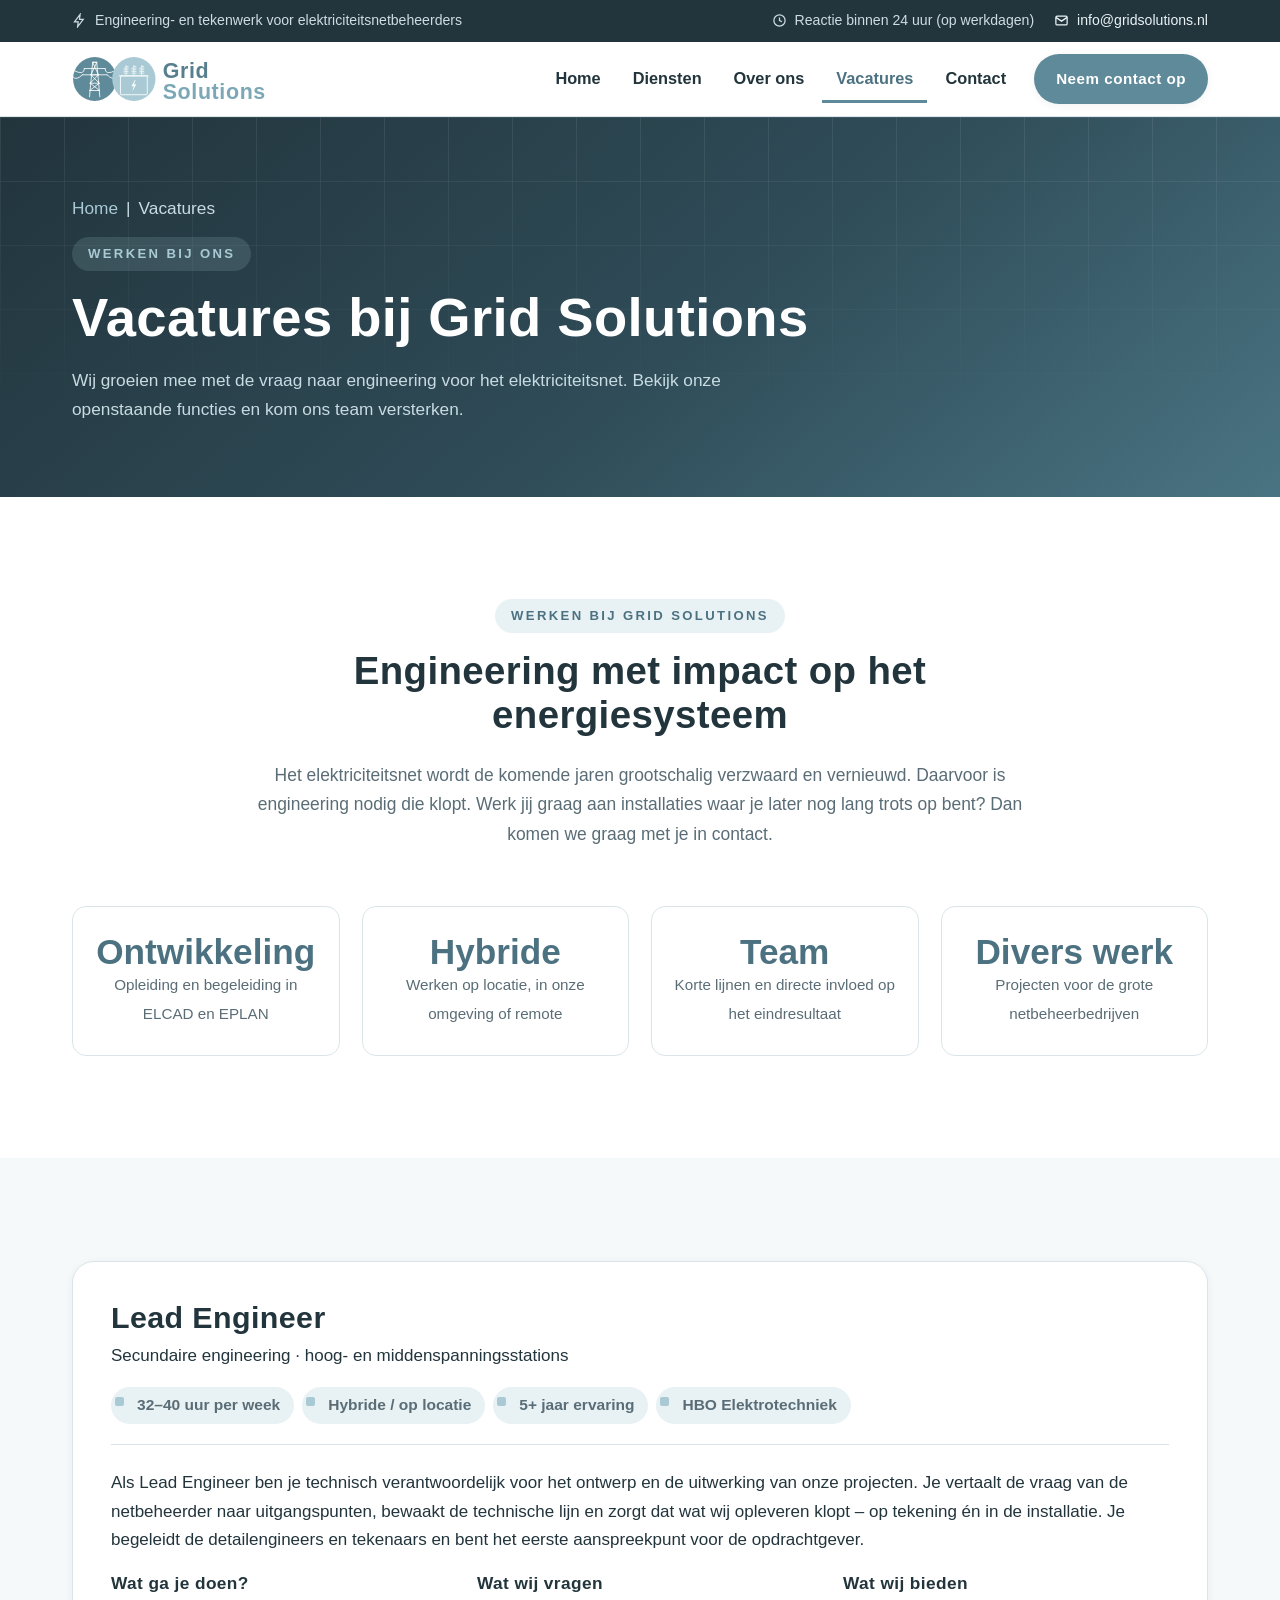
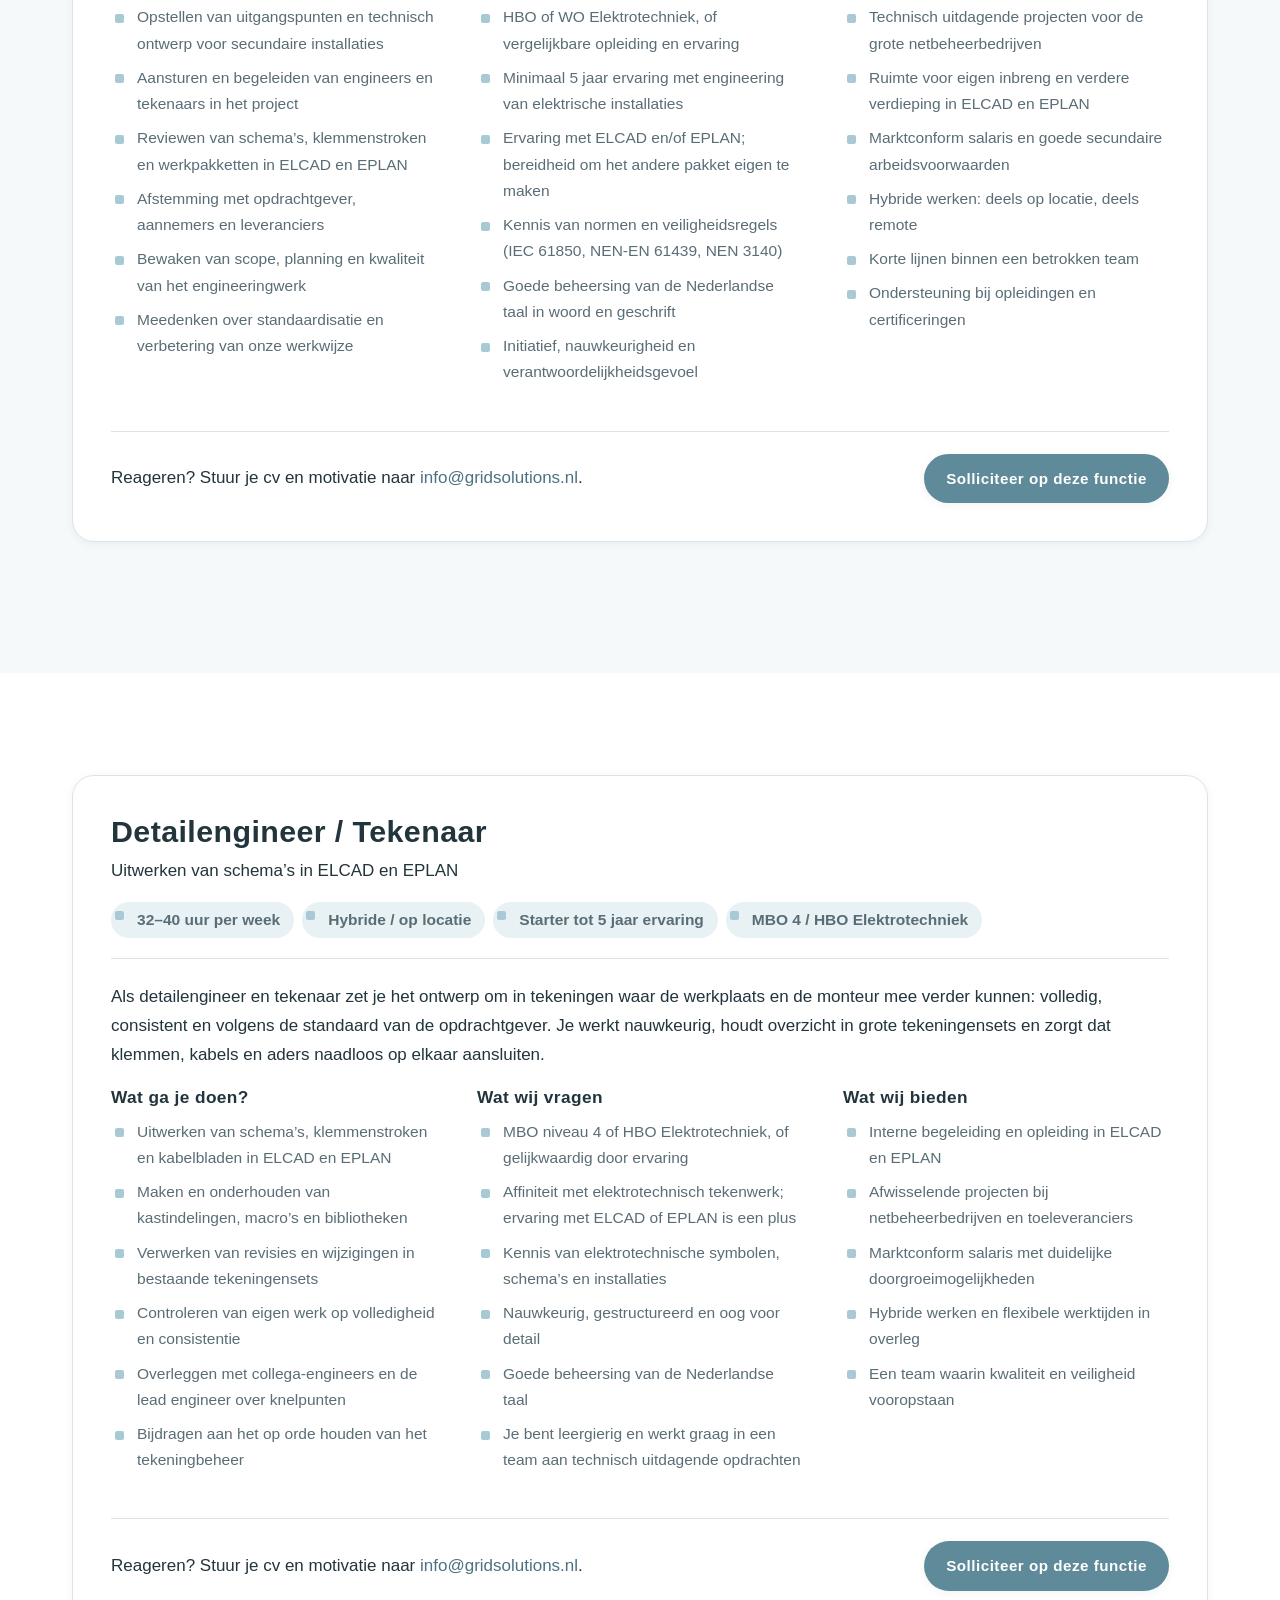
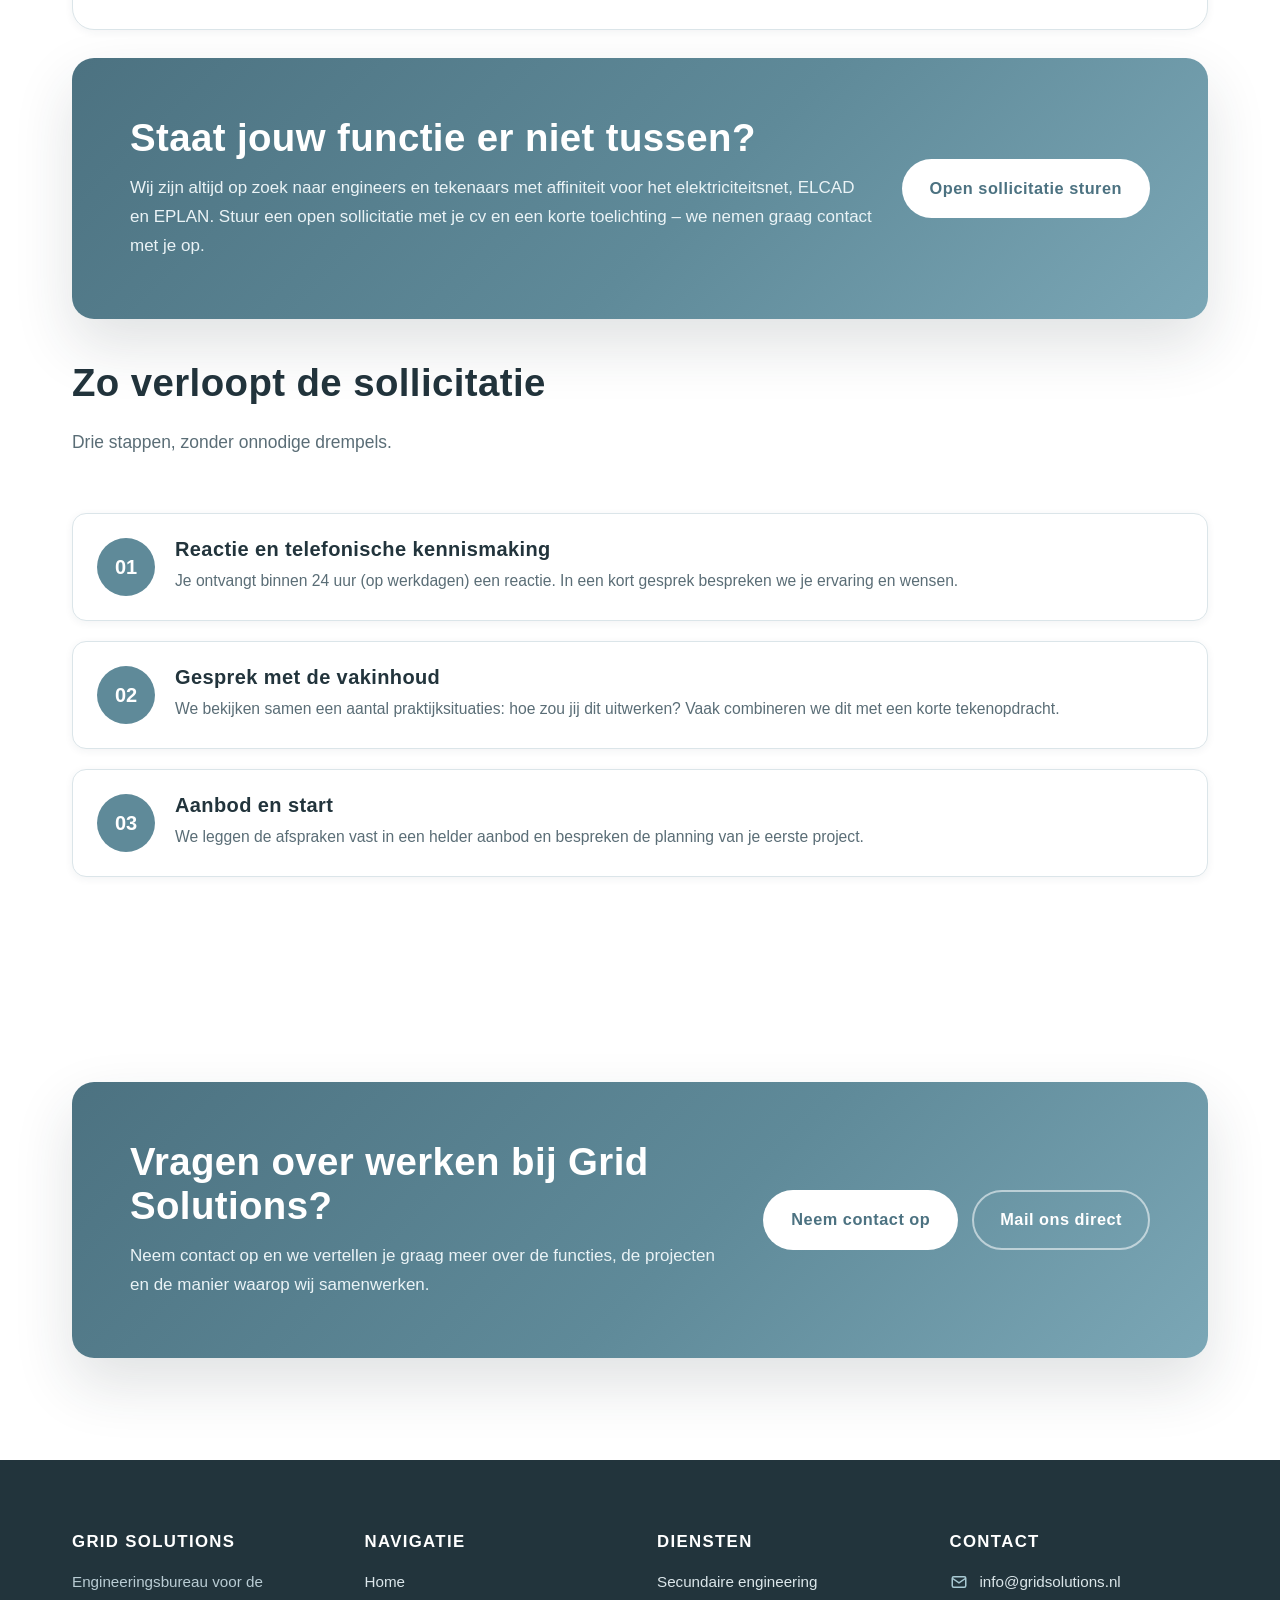
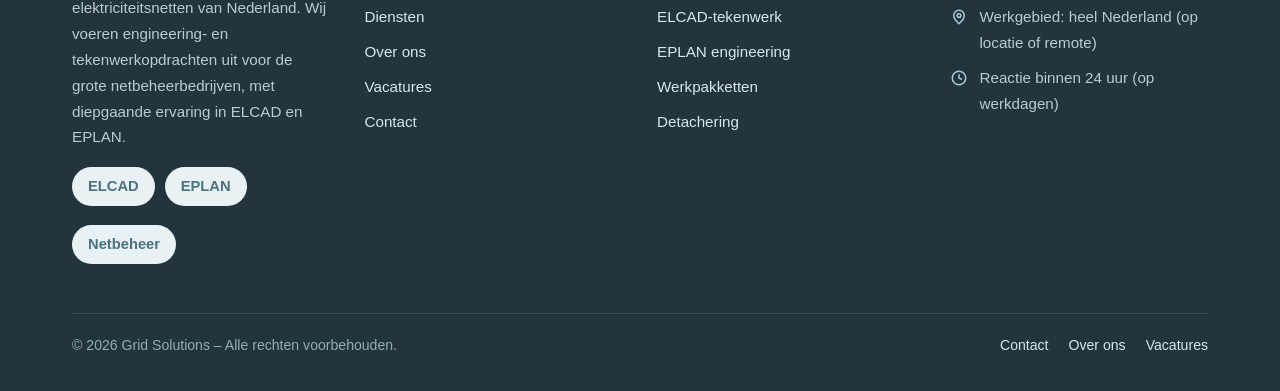
<file: vacatures.html>
<!DOCTYPE html>
<html lang="nl">
<head>
  <meta charset="utf-8">
  <meta name="viewport" content="width=device-width, initial-scale=1">
  <script>try { if ('forEach' in NodeList.prototype) { document.documentElement.classList.add('js'); } } catch (e) {}</script>
  <title>Vacatures | Grid Solutions - Lead Engineer en Detailengineer / Tekenaar</title>
  <meta name="description" content="Werken bij Grid Solutions: vacatures voor Lead Engineer en Detailengineer / Tekenaar in elektrotechnische engineering met ELCAD en EPLAN voor netbeheerbedrijven.">
  <link rel="canonical" href="https://www.gridsolutions.nl/vacatures.html">
  <meta property="og:type" content="website">
  <meta property="og:locale" content="nl_NL">
  <meta property="og:site_name" content="Grid Solutions">
  <meta property="og:title" content="Vacatures | Grid Solutions">
  <meta property="og:description" content="Werken bij Grid Solutions: vacatures voor Lead Engineer en Detailengineer / Tekenaar in elektrotechnische engineering met ELCAD en EPLAN voor netbeheerbedrijven.">
  <meta property="og:image" content="assets/logo.svg">
  <link rel="icon" href="assets/favicon.svg" type="image/svg+xml">
  <link rel="stylesheet" href="assets/css/style.css">
</head>
<body>
  <a class="skip-link" href="#main">Direct naar de inhoud</a>

  <div class="topbar">
    <div class="topbar__inner">
      <div class="topbar__left">
        <span class="topbar__item">
          <svg viewBox="0 0 24 24" fill="none" stroke="currentColor" stroke-width="2" aria-hidden="true"><path d="M13 2 4 14h6l-1 8 9-12h-6l1-8Z"/></svg>
          Engineering- en tekenwerk voor elektriciteitsnetbeheerders
        </span>
      </div>
      <div class="topbar__right">
        <span class="topbar__item">
          <svg viewBox="0 0 24 24" fill="none" stroke="currentColor" stroke-width="2" aria-hidden="true"><circle cx="12" cy="12" r="9"/><path d="M12 7v5l4 2"/></svg>
          Reactie binnen 24 uur (op werkdagen)
        </span>
        <a class="topbar__item" href="mailto:info@gridsolutions.nl">
          <svg viewBox="0 0 24 24" fill="none" stroke="currentColor" stroke-width="2" aria-hidden="true"><rect x="3" y="5" width="18" height="14" rx="2"/><path d="m3 7 9 6 9-6"/></svg>
          info@gridsolutions.nl
        </a>
      </div>
    </div>
  </div>

  <header class="site-header">
    <div class="site-header__inner">
      <a class="brand" href="index.html" aria-label="Grid Solutions - naar de homepage">
        <img src="assets/logo.svg" alt="Grid Solutions" width="1300" height="220">
      </a>
      <button class="nav-toggle" type="button" aria-expanded="false" aria-controls="hoofdnavigatie" aria-label="Menu openen">
        <span></span><span></span><span></span>
      </button>
      <nav class="nav" id="hoofdnavigatie" aria-label="Hoofdnavigatie">
        <a class="nav__link" href="index.html">Home</a>
        <a class="nav__link" href="diensten.html">Diensten</a>
        <a class="nav__link" href="over-ons.html">Over ons</a>
        <a class="nav__link" href="vacatures.html">Vacatures</a>
        <a class="nav__link" href="contact.html">Contact</a>
        <a class="btn btn--primary btn--sm nav__cta" href="contact.html">Neem contact op</a>
      </nav>
    </div>
  </header>

  <main id="main">
    <section class="page-hero">
      <div class="hero__grid-bg" aria-hidden="true"></div>
      <div class="container">
        <div class="page-hero__inner">
          <p class="breadcrumb"><a href="index.html">Home</a><span>|</span>Vacatures</p>
          <span class="eyebrow">Werken bij ons</span>
          <h1>Vacatures bij Grid Solutions</h1>
          <p>Wij groeien mee met de vraag naar engineering voor het elektriciteitsnet. Bekijk onze openstaande functies en kom ons team versterken.</p>
        </div>
      </div>
    </section>

    <section class="section">
      <div class="container">
        <div class="section__head reveal">
          <span class="eyebrow">Werken bij Grid Solutions</span>
          <h2>Engineering met impact op het energiesysteem</h2>
          <p class="lead">
            Het elektriciteitsnet wordt de komende jaren grootschalig verzwaard en vernieuwd. Daarvoor
            is engineering nodig die klopt. Werk jij graag aan installaties waar je later nog lang
            trots op bent? Dan komen we graag met je in contact.
          </p>
        </div>
        <div class="stats reveal">
          <div class="stat">
            <strong>Ontwikkeling</strong>
            <span>Opleiding en begeleiding in ELCAD en EPLAN</span>
          </div>
          <div class="stat">
            <strong>Hybride</strong>
            <span>Werken op locatie, in onze omgeving of remote</span>
          </div>
          <div class="stat">
            <strong>Team</strong>
            <span>Korte lijnen en directe invloed op het eindresultaat</span>
          </div>
          <div class="stat">
            <strong>Divers werk</strong>
            <span>Projecten voor de grote netbeheerbedrijven</span>
          </div>
        </div>
      </div>
    </section>

    <section class="section section--tint">
      <div class="container">
        <article class="vacancy reveal" id="lead-engineer">
          <div class="vacancy__head">
            <div>
              <h2>Lead Engineer</h2>
              <p class="mb-0">Secundaire engineering &middot; hoog- en middenspanningsstations</p>
            </div>
            <ul class="vacancy__meta">
              <li>32&ndash;40 uur per week</li>
              <li>Hybride / op locatie</li>
              <li>5+ jaar ervaring</li>
              <li>HBO Elektrotechniek</li>
            </ul>
          </div>
          <p>
            Als Lead Engineer ben je technisch verantwoordelijk voor het ontwerp en de uitwerking van
            onze projecten. Je vertaalt de vraag van de netbeheerder naar uitgangspunten, bewaakt de
            technische lijn en zorgt dat wat wij opleveren klopt &ndash; op tekening &eacute;n in de
            installatie. Je begeleidt de detailengineers en tekenaars en bent het eerste aanspreekpunt
            voor de opdrachtgever.
          </p>
          <div class="vacancy__cols">
            <div>
              <h3>Wat ga je doen?</h3>
              <ul>
                <li>Opstellen van uitgangspunten en technisch ontwerp voor secundaire installaties</li>
                <li>Aansturen en begeleiden van engineers en tekenaars in het project</li>
                <li>Reviewen van schema&rsquo;s, klemmenstroken en werkpakketten in ELCAD en EPLAN</li>
                <li>Afstemming met opdrachtgever, aannemers en leveranciers</li>
                <li>Bewaken van scope, planning en kwaliteit van het engineeringwerk</li>
                <li>Meedenken over standaardisatie en verbetering van onze werkwijze</li>
              </ul>
            </div>
            <div>
              <h3>Wat wij vragen</h3>
              <ul>
                <li>HBO of WO Elektrotechniek, of vergelijkbare opleiding en ervaring</li>
                <li>Minimaal 5 jaar ervaring met engineering van elektrische installaties</li>
                <li>Ervaring met ELCAD en/of EPLAN; bereidheid om het andere pakket eigen te maken</li>
                <li>Kennis van normen en veiligheidsregels (IEC 61850, NEN-EN 61439, NEN 3140)</li>
                <li>Goede beheersing van de Nederlandse taal in woord en geschrift</li>
                <li>Initiatief, nauwkeurigheid en verantwoordelijkheidsgevoel</li>
              </ul>
            </div>
            <div>
              <h3>Wat wij bieden</h3>
              <ul>
                <li>Technisch uitdagende projecten voor de grote netbeheerbedrijven</li>
                <li>Ruimte voor eigen inbreng en verdere verdieping in ELCAD en EPLAN</li>
                <li>Marktconform salaris en goede secundaire arbeidsvoorwaarden</li>
                <li>Hybride werken: deels op locatie, deels remote</li>
                <li>Korte lijnen binnen een betrokken team</li>
                <li>Ondersteuning bij opleidingen en certificeringen</li>
              </ul>
            </div>
          </div>
          <div class="vacancy__foot">
            <p class="mb-0">Reageren? Stuur je cv en motivatie naar <a href="mailto:info@gridsolutions.nl?subject=Sollicitatie%20Lead%20Engineer">info@gridsolutions.nl</a>.</p>
            <a class="btn btn--primary btn--sm" href="mailto:info@gridsolutions.nl?subject=Sollicitatie%20Lead%20Engineer">Solliciteer op deze functie</a>
          </div>
        </article>
      </div>
    </section>

    <section class="section">
      <div class="container">
        <article class="vacancy reveal" id="detailengineer">
          <div class="vacancy__head">
            <div>
              <h2>Detailengineer / Tekenaar</h2>
              <p class="mb-0">Uitwerken van schema&rsquo;s in ELCAD en EPLAN</p>
            </div>
            <ul class="vacancy__meta">
              <li>32&ndash;40 uur per week</li>
              <li>Hybride / op locatie</li>
              <li>Starter tot 5 jaar ervaring</li>
              <li>MBO 4 / HBO Elektrotechniek</li>
            </ul>
          </div>
          <p>
            Als detailengineer en tekenaar zet je het ontwerp om in tekeningen waar de werkplaats en de
            monteur mee verder kunnen: volledig, consistent en volgens de standaard van de
            opdrachtgever. Je werkt nauwkeurig, houdt overzicht in grote tekeningensets en zorgt dat
            klemmen, kabels en aders naadloos op elkaar aansluiten.
          </p>
          <div class="vacancy__cols">
            <div>
              <h3>Wat ga je doen?</h3>
              <ul>
                <li>Uitwerken van schema&rsquo;s, klemmenstroken en kabelbladen in ELCAD en EPLAN</li>
                <li>Maken en onderhouden van kastindelingen, macro&rsquo;s en bibliotheken</li>
                <li>Verwerken van revisies en wijzigingen in bestaande tekeningensets</li>
                <li>Controleren van eigen werk op volledigheid en consistentie</li>
                <li>Overleggen met collega-engineers en de lead engineer over knelpunten</li>
                <li>Bijdragen aan het op orde houden van het tekeningbeheer</li>
              </ul>
            </div>
            <div>
              <h3>Wat wij vragen</h3>
              <ul>
                <li>MBO niveau 4 of HBO Elektrotechniek, of gelijkwaardig door ervaring</li>
                <li>Affiniteit met elektrotechnisch tekenwerk; ervaring met ELCAD of EPLAN is een plus</li>
                <li>Kennis van elektrotechnische symbolen, schema&rsquo;s en installaties</li>
                <li>Nauwkeurig, gestructureerd en oog voor detail</li>
                <li>Goede beheersing van de Nederlandse taal</li>
                <li>Je bent leergierig en werkt graag in een team aan technisch uitdagende opdrachten</li>
              </ul>
            </div>
            <div>
              <h3>Wat wij bieden</h3>
              <ul>
                <li>Interne begeleiding en opleiding in ELCAD en EPLAN</li>
                <li>Afwisselende projecten bij netbeheerbedrijven en toeleveranciers</li>
                <li>Marktconform salaris met duidelijke doorgroeimogelijkheden</li>
                <li>Hybride werken en flexibele werktijden in overleg</li>
                <li>Een team waarin kwaliteit en veiligheid vooropstaan</li>
              </ul>
            </div>
          </div>
          <div class="vacancy__foot">
            <p class="mb-0">Reageren? Stuur je cv en motivatie naar <a href="mailto:info@gridsolutions.nl?subject=Sollicitatie%20Detailengineer%20-%20Tekenaar">info@gridsolutions.nl</a>.</p>
            <a class="btn btn--primary btn--sm" href="mailto:info@gridsolutions.nl?subject=Sollicitatie%20Detailengineer%20-%20Tekenaar">Solliciteer op deze functie</a>
          </div>
        </article>

        <div class="cta-band reveal">
          <div>
            <h2>Staat jouw functie er niet tussen?</h2>
            <p>
              Wij zijn altijd op zoek naar engineers en tekenaars met affiniteit voor het
              elektriciteitsnet, ELCAD en EPLAN. Stuur een open sollicitatie met je cv en een korte
              toelichting &ndash; we nemen graag contact met je op.
            </p>
          </div>
          <div class="btn-row">
            <a class="btn btn--light" href="mailto:info@gridsolutions.nl?subject=Open%20sollicitatie">Open sollicitatie sturen</a>
          </div>
        </div>

        <div class="section__head section__head--left reveal mt-3">
          <h2>Zo verloopt de sollicitatie</h2>
          <p class="lead">Drie stappen, zonder onnodige drempels.</p>
        </div>
        <div class="steps">
          <div class="step reveal">
            <div>
              <h3>Reactie en telefonische kennismaking</h3>
              <p>Je ontvangt binnen 24 uur (op werkdagen) een reactie. In een kort gesprek bespreken we je ervaring en wensen.</p>
            </div>
          </div>
          <div class="step reveal">
            <div>
              <h3>Gesprek met de vakinhoud</h3>
              <p>We bekijken samen een aantal praktijksituaties: hoe zou jij dit uitwerken? Vaak combineren we dit met een korte tekenopdracht.</p>
            </div>
          </div>
          <div class="step reveal">
            <div>
              <h3>Aanbod en start</h3>
              <p>We leggen de afspraken vast in een helder aanbod en bespreken de planning van je eerste project.</p>
            </div>
          </div>
        </div>
      </div>
    </section>

    <section class="section">
      <div class="container">
        <div class="cta-band reveal">
          <div>
            <h2>Vragen over werken bij Grid Solutions?</h2>
            <p>Neem contact op en we vertellen je graag meer over de functies, de projecten en de manier waarop wij samenwerken.</p>
          </div>
          <div class="btn-row">
            <a class="btn btn--light" href="contact.html">Neem contact op</a>
            <a class="btn btn--outline-light" href="mailto:info@gridsolutions.nl">Mail ons direct</a>
          </div>
        </div>
      </div>
    </section>
  </main>

  <footer class="site-footer">
    <div class="container">
      <div class="footer-grid">
        <div>
          <h3>Grid Solutions</h3>
          <p>
            Engineeringsbureau voor de elektriciteitsnetten van Nederland. Wij voeren engineering- en
            tekenwerkopdrachten uit voor de grote netbeheerbedrijven, met diepgaande ervaring in
            ELCAD en EPLAN.
          </p>
          <ul class="tag-list">
            <li>ELCAD</li>
            <li>EPLAN</li>
            <li>Netbeheer</li>
          </ul>
        </div>
        <div>
          <h3>Navigatie</h3>
          <ul>
            <li><a href="index.html">Home</a></li>
            <li><a href="diensten.html">Diensten</a></li>
            <li><a href="over-ons.html">Over ons</a></li>
            <li><a href="vacatures.html">Vacatures</a></li>
            <li><a href="contact.html">Contact</a></li>
          </ul>
        </div>
        <div>
          <h3>Diensten</h3>
          <ul>
            <li><a href="diensten.html#secundaire-engineering">Secundaire engineering</a></li>
            <li><a href="diensten.html#elcad">ELCAD-tekenwerk</a></li>
            <li><a href="diensten.html#eplan">EPLAN engineering</a></li>
            <li><a href="diensten.html#werkpakketten">Werkpakketten</a></li>
            <li><a href="diensten.html#detachering">Detachering</a></li>
          </ul>
        </div>
        <div>
          <h3>Contact</h3>
          <ul class="footer-contact">
            <li>
              <svg viewBox="0 0 24 24" fill="none" stroke="currentColor" stroke-width="2" aria-hidden="true"><rect x="3" y="5" width="18" height="14" rx="2"/><path d="m3 7 9 6 9-6"/></svg>
              <span><a href="mailto:info@gridsolutions.nl">info@gridsolutions.nl</a></span>
            </li>
            <li>
              <svg viewBox="0 0 24 24" fill="none" stroke="currentColor" stroke-width="2" aria-hidden="true"><path d="M12 21s7-6.1 7-11a7 7 0 1 0-14 0c0 4.9 7 11 7 11Z"/><circle cx="12" cy="10" r="2.5"/></svg>
              <span>Werkgebied: heel Nederland (op locatie of remote)</span>
            </li>
            <li>
              <svg viewBox="0 0 24 24" fill="none" stroke="currentColor" stroke-width="2" aria-hidden="true"><circle cx="12" cy="12" r="9"/><path d="M12 7v5l4 2"/></svg>
              <span>Reactie binnen 24 uur (op werkdagen)</span>
            </li>
          </ul>
        </div>
      </div>
      <div class="footer-bottom">
        <p class="mb-0">&copy; <span data-year>2026</span> Grid Solutions &ndash; Alle rechten voorbehouden.</p>
        <ul>
          <li><a href="contact.html">Contact</a></li>
          <li><a href="over-ons.html">Over ons</a></li>
          <li><a href="vacatures.html">Vacatures</a></li>
        </ul>
      </div>
    </div>
  </footer>

  <script src="assets/js/main.js"></script>
</body>
</html>
</file>
<file: assets/css/style.css>
/* ============================================================
   Grid Solutions – stylesheet
   Engineering- en tekenwerk voor elektriciteitsnetbeheerders
   ============================================================ */

/* ---------- 1. Variabelen ---------- */
:root {
  --brand: #5f8a99;
  --brand-dark: #4c7281;
  --brand-light: #a9cad4;
  --brand-pale: #e8f1f4;
  --brand-ink: #7ba7b6;
  --ink: #22343c;
  --ink-soft: #5a6d76;
  --line: #dbe5e9;
  --surface: #ffffff;
  --bg: #f6f9fa;
  --accent: #f0b429;
  --radius-sm: 8px;
  --radius: 14px;
  --radius-lg: 22px;
  --shadow-sm: 0 2px 8px rgba(34, 52, 60, .06);
  --shadow: 0 12px 30px rgba(34, 52, 60, .10);
  --shadow-lg: 0 26px 60px rgba(34, 52, 60, .14);
  --font: "Inter", "Segoe UI", "Helvetica Neue", Arial, sans-serif;
  --font-head: "Rajdhani", "Bahnschrift", "Segoe UI Semibold", "Segoe UI", Arial, sans-serif;
  --max: 1180px;
  --transition: .25s ease;
}

/* ---------- 2. Reset & basis ---------- */
*, *::before, *::after { box-sizing: border-box; }

html { scroll-behavior: smooth; -webkit-text-size-adjust: 100%; }

body {
  margin: 0;
  font-family: var(--font);
  font-size: 17px;
  line-height: 1.7;
  color: var(--ink);
  background: var(--surface);
}

img, svg { max-width: 100%; height: auto; display: block; }

a { color: var(--brand-dark); text-decoration: none; transition: color var(--transition); }
a:hover { color: var(--brand); }

h1, h2, h3, h4 {
  font-family: var(--font-head);
  line-height: 1.15;
  color: var(--ink);
  margin: 0 0 .6em;
  letter-spacing: .4px;
}

h1 { font-size: clamp(2.1rem, 4.6vw, 3.4rem); font-weight: 700; }
h2 { font-size: clamp(1.65rem, 3vw, 2.4rem); font-weight: 700; }
h3 { font-size: 1.25rem; font-weight: 600; }
h4 { font-size: 1.05rem; font-weight: 600; }

p { margin: 0 0 1.1em; }
p:last-child { margin-bottom: 0; }

ul, ol { margin: 0 0 1.1em; padding-left: 1.15em; }
li { margin-bottom: .5em; }

:focus-visible { outline: 3px solid var(--brand); outline-offset: 2px; }

/* ---------- 3. Layout helpers ---------- */
.container {
  width: 100%;
  max-width: var(--max);
  margin-inline: auto;
  padding-inline: 22px;
}

.section { padding: clamp(56px, 8vw, 104px) 0; }
.section--tint { background: var(--bg); }
.section--pale { background: var(--brand-pale); }
.section--dark { background: var(--ink); color: #dbe6ea; }
.section--dark h2, .section--dark h3 { color: #fff; }
.section--dark a { color: var(--brand-light); }

.section__head {
  max-width: 780px;
  margin: 0 auto clamp(32px, 5vw, 56px);
  text-align: center;
}
.section__head--left { margin-inline: 0; text-align: left; }

.eyebrow {
  display: inline-block;
  font-family: var(--font-head);
  font-size: .82rem;
  font-weight: 600;
  letter-spacing: .18em;
  text-transform: uppercase;
  color: var(--brand-dark);
  background: var(--brand-pale);
  border-radius: 999px;
  padding: 6px 16px;
  margin-bottom: 16px;
}
.section--dark .eyebrow { background: rgba(169, 202, 212, .14); color: var(--brand-light); }

.lead { font-size: 1.09rem; color: var(--ink-soft); }
.section--dark .lead { color: #b9ccd4; }

.text-center { text-align: center; }

.skip-link {
  position: absolute;
  left: -9999px;
  top: 0;
  background: var(--brand);
  color: #fff;
  padding: 12px 20px;
  z-index: 999;
  border-radius: 0 0 var(--radius-sm) 0;
}
.skip-link:focus { left: 0; color: #fff; }

/* ---------- 4. Knoppen ---------- */
.btn {
  display: inline-flex;
  align-items: center;
  gap: 10px;
  font-family: var(--font-head);
  font-size: 1.02rem;
  font-weight: 600;
  letter-spacing: .5px;
  padding: 14px 26px;
  border-radius: 999px;
  border: 2px solid transparent;
  cursor: pointer;
  transition: transform var(--transition), background var(--transition),
              color var(--transition), border-color var(--transition), box-shadow var(--transition);
}
.btn:hover { transform: translateY(-2px); }
.btn--primary { background: var(--brand); color: #fff; box-shadow: var(--shadow-sm); }
.btn--primary:hover { background: var(--brand-dark); color: #fff; box-shadow: var(--shadow); }
.btn--ghost { background: transparent; color: var(--brand-dark); border-color: var(--brand-light); }
.btn--ghost:hover { background: var(--brand-pale); color: var(--brand-dark); }
.btn--light { background: #fff; color: var(--brand-dark); }
.btn--light:hover { color: var(--brand-dark); box-shadow: var(--shadow); }
.btn--outline-light { background: transparent; color: #fff; border-color: rgba(255, 255, 255, .55); }
.btn--outline-light:hover { background: rgba(255, 255, 255, .12); color: #fff; }
.btn--sm { padding: 10px 20px; font-size: .95rem; }

.btn-row { display: flex; flex-wrap: wrap; gap: 14px; }
.btn-row--center { justify-content: center; }

/* ---------- 5. Topbar & header ---------- */
.topbar {
  background: var(--ink);
  color: #cfdde3;
  font-size: .88rem;
}
.topbar__inner {
  display: flex;
  flex-wrap: wrap;
  gap: 8px 26px;
  align-items: center;
  justify-content: space-between;
  padding: 9px 22px;
  max-width: var(--max);
  margin-inline: auto;
}
.topbar a { color: #eaf3f6; }
.topbar a:hover { color: var(--brand-light); }
.topbar__left, .topbar__right { display: flex; flex-wrap: wrap; gap: 20px; align-items: center; }
.topbar__item { display: inline-flex; align-items: center; gap: 8px; }
.topbar svg { width: 15px; height: 15px; flex: none; }

.site-header {
  position: sticky;
  top: 0;
  z-index: 60;
  background: rgba(255, 255, 255, .96);
  backdrop-filter: blur(8px);
  border-bottom: 1px solid var(--line);
}
.site-header__inner {
  display: flex;
  align-items: center;
  justify-content: space-between;
  gap: 20px;
  padding: 12px 22px;
  max-width: var(--max);
  margin-inline: auto;
}
.brand { display: flex; align-items: center; flex: none; }
.brand img { width: clamp(190px, 26vw, 268px); height: auto; }

.nav { display: flex; align-items: center; gap: 4px; }
.nav__link {
  font-family: var(--font-head);
  font-size: 1.02rem;
  font-weight: 600;
  color: var(--ink);
  padding: 10px 14px;
  border-radius: var(--radius-sm);
  transition: background var(--transition), color var(--transition);
}
.nav__link:hover { background: var(--brand-pale); color: var(--brand-dark); }
.nav__link.is-active { color: var(--brand-dark); box-shadow: inset 0 -3px 0 var(--brand); border-radius: 0; }
.nav__cta { margin-left: 10px; }

.nav-toggle {
  display: none;
  width: 46px;
  height: 46px;
  border: 1px solid var(--line);
  border-radius: var(--radius-sm);
  background: #fff;
  cursor: pointer;
  padding: 12px 11px;
}
.nav-toggle span {
  display: block;
  height: 2px;
  background: var(--ink);
  border-radius: 2px;
  margin: 5px 0;
  transition: transform var(--transition), opacity var(--transition);
}
.nav-toggle[aria-expanded="true"] span:nth-child(1) { transform: translateY(7px) rotate(45deg); }
.nav-toggle[aria-expanded="true"] span:nth-child(2) { opacity: 0; }
.nav-toggle[aria-expanded="true"] span:nth-child(3) { transform: translateY(-7px) rotate(-45deg); }

/* ---------- 6. Hero ---------- */
.hero {
  position: relative;
  overflow: hidden;
  color: #eef5f7;
  background:
    radial-gradient(1200px 500px at 82% 8%, rgba(169, 202, 212, .28), transparent 62%),
    linear-gradient(145deg, #22343c 0%, #2c4551 48%, #446c7b 100%);
}
.hero__grid-bg {
  position: absolute;
  inset: 0;
  opacity: .16;
  background-image:
    linear-gradient(rgba(255, 255, 255, .5) 1px, transparent 1px),
    linear-gradient(90deg, rgba(255, 255, 255, .5) 1px, transparent 1px);
  background-size: 64px 64px;
  -webkit-mask-image: linear-gradient(to bottom, #000, transparent 78%);
  mask-image: linear-gradient(to bottom, #000, transparent 78%);
}
.hero__inner {
  position: relative;
  display: grid;
  grid-template-columns: minmax(0, 1.15fr) minmax(0, .85fr);
  gap: clamp(28px, 5vw, 64px);
  align-items: center;
  padding: clamp(56px, 8vw, 104px) 22px clamp(56px, 8vw, 92px);
  max-width: var(--max);
  margin-inline: auto;
}
.hero h1 { color: #fff; margin-bottom: 20px; }
.hero h1 span { color: var(--brand-light); }
.hero__lead { font-size: 1.13rem; color: #c9dbe2; max-width: 60ch; margin-bottom: 28px; }
.hero__badge {
  display: inline-flex;
  align-items: center;
  gap: 10px;
  font-family: var(--font-head);
  font-weight: 600;
  letter-spacing: .12em;
  text-transform: uppercase;
  font-size: .82rem;
  color: var(--brand-light);
  border: 1px solid rgba(169, 202, 212, .4);
  border-radius: 999px;
  padding: 7px 16px;
  margin-bottom: 22px;
}
.hero__badge i { width: 8px; height: 8px; border-radius: 50%; background: var(--brand-light); display: block; }
.hero__note {
  margin-top: 22px;
  font-size: .95rem;
  color: #a9c3cc;
  display: flex;
  align-items: center;
  gap: 10px;
}
.hero__note svg { width: 18px; height: 18px; flex: none; }

.hero__facts { display: grid; gap: 14px; }
.fact {
  background: rgba(255, 255, 255, .07);
  border: 1px solid rgba(255, 255, 255, .16);
  border-radius: var(--radius);
  padding: 18px 20px;
  display: flex;
  gap: 14px;
  align-items: flex-start;
}
.fact svg { width: 26px; height: 26px; flex: none; color: var(--brand-light); }
.fact strong { display: block; color: #fff; font-family: var(--font-head); font-size: 1.06rem; }
.fact span { font-size: .93rem; color: #b9ccd4; }

/* ---------- 7. USP-balk ---------- */
.usp-strip { background: var(--brand); color: #fff; }
.usp-strip__inner {
  display: grid;
  grid-template-columns: repeat(auto-fit, minmax(230px, 1fr));
  gap: 18px 34px;
  padding: 26px 22px;
  max-width: var(--max);
  margin-inline: auto;
}
.usp {
  display: flex;
  align-items: center;
  gap: 12px;
  font-family: var(--font-head);
  font-weight: 600;
  font-size: 1.03rem;
}
.usp svg { width: 22px; height: 22px; flex: none; color: #fff; }

/* ---------- 8. Kaarten & grids ---------- */
.grid { display: grid; gap: 24px; }
.grid--2 { grid-template-columns: repeat(auto-fit, minmax(320px, 1fr)); }
.grid--3 { grid-template-columns: repeat(auto-fit, minmax(290px, 1fr)); }
.grid--4 { grid-template-columns: repeat(auto-fit, minmax(235px, 1fr)); }

.card {
  background: var(--surface);
  border: 1px solid var(--line);
  border-radius: var(--radius);
  padding: 28px 26px;
  box-shadow: var(--shadow-sm);
  transition: transform var(--transition), box-shadow var(--transition), border-color var(--transition);
}
.card:hover { transform: translateY(-4px); box-shadow: var(--shadow); border-color: var(--brand-light); }
.card h3 { margin-bottom: .5em; }
.card p { color: var(--ink-soft); font-size: .98rem; }
.card__icon {
  width: 52px;
  height: 52px;
  border-radius: 12px;
  background: var(--brand-pale);
  color: var(--brand-dark);
  display: grid;
  place-items: center;
  margin-bottom: 18px;
}
.card__icon svg { width: 26px; height: 26px; }
.card__link {
  display: inline-flex;
  align-items: center;
  gap: 8px;
  font-family: var(--font-head);
  font-weight: 600;
  margin-top: 16px;
}
.card__link::after { content: "\2192"; transition: transform var(--transition); }
.card__link:hover::after { transform: translateX(4px); }
.card--flat { box-shadow: none; }
.card--dark { background: rgba(255, 255, 255, .05); border-color: rgba(255, 255, 255, .16); color: #c9dbe2; }
.card--dark h3 { color: #fff; }
.card--dark p, .card--dark li, .card--dark .checklist li { color: #c4d6dd; }
.card--dark .card__icon { background: rgba(169, 202, 212, .16); color: var(--brand-light); }

.checklist { list-style: none; padding: 0; margin: 0; }
.checklist li {
  position: relative;
  padding-left: 32px;
  margin-bottom: .6em;
  color: var(--ink-soft);
}
.checklist li::before {
  content: "";
  position: absolute;
  left: 0;
  top: .55em;
  width: 14px;
  height: 8px;
  border-left: 2.5px solid var(--brand);
  border-bottom: 2.5px solid var(--brand);
  transform: rotate(-45deg);
}
.section--dark .checklist li { color: #b9ccd4; }
.section--dark .checklist li::before { border-color: var(--brand-light); }

/* ---------- 9. Stats ---------- */
.stats {
  display: grid;
  grid-template-columns: repeat(auto-fit, minmax(210px, 1fr));
  gap: 22px;
}
.stat {
  text-align: center;
  padding: 26px 20px;
  border-radius: var(--radius);
  background: var(--surface);
  border: 1px solid var(--line);
}
.stat strong {
  display: block;
  font-family: var(--font-head);
  font-size: clamp(1.7rem, 3vw, 2.2rem);
  color: var(--brand-dark);
  line-height: 1.1;
}
.stat span { font-size: .95rem; color: var(--ink-soft); }
.section--dark .stat { background: rgba(255, 255, 255, .05); border-color: rgba(255, 255, 255, .16); }
.section--dark .stat strong { color: #fff; }
.section--dark .stat span { color: #b9ccd4; }

/* ---------- 10. Tools (ELCAD / EPLAN) ---------- */
.tool-banner {
  display: grid;
  grid-template-columns: repeat(auto-fit, minmax(280px, 1fr));
  gap: 20px;
  margin-top: 34px;
}
.tool {
  border: 1px solid var(--line);
  border-left: 5px solid var(--brand);
  border-radius: var(--radius);
  background: var(--surface);
  padding: 24px 24px 22px;
  box-shadow: var(--shadow-sm);
}
.tool h3 { display: flex; align-items: center; gap: 12px; margin-bottom: .4em; }
.tool__tag {
  font-family: var(--font-head);
  font-size: .76rem;
  letter-spacing: .14em;
  text-transform: uppercase;
  color: var(--brand-dark);
  background: var(--brand-pale);
  border-radius: 999px;
  padding: 4px 12px;
}
.tool p { color: var(--ink-soft); font-size: .97rem; }

/* ---------- 11. Werkwijze ---------- */
.steps { counter-reset: step; display: grid; gap: 20px; }
.step {
  position: relative;
  display: grid;
  grid-template-columns: 58px minmax(0, 1fr);
  gap: 20px;
  background: var(--surface);
  border: 1px solid var(--line);
  border-radius: var(--radius);
  padding: 24px;
  box-shadow: var(--shadow-sm);
}
.step::before {
  counter-increment: step;
  content: "0" counter(step);
  font-family: var(--font-head);
  font-weight: 700;
  font-size: 1.25rem;
  color: #fff;
  background: var(--brand);
  width: 58px;
  height: 58px;
  border-radius: 50%;
  display: grid;
  place-items: center;
}
.step h3 { margin-bottom: .35em; }
.step p { color: var(--ink-soft); font-size: .98rem; margin-bottom: 0; }

/* ---------- 12. Over ons / split layout ---------- */
.split {
  display: grid;
  grid-template-columns: repeat(auto-fit, minmax(320px, 1fr));
  gap: clamp(28px, 5vw, 60px);
  align-items: center;
}
.split--top { align-items: start; }

.quote {
  border-left: 4px solid var(--brand-light);
  padding: 6px 0 6px 24px;
  font-family: var(--font-head);
  font-size: clamp(1.15rem, 2.2vw, 1.5rem);
  color: var(--brand-dark);
  margin: 0 0 26px;
}
.section--dark .quote { color: var(--brand-light); }

.figure {
  border-radius: var(--radius-lg);
  overflow: hidden;
  box-shadow: var(--shadow);
  background: var(--ink);
}
.figure svg { width: 100%; height: auto; }

.tag-list { display: flex; flex-wrap: wrap; gap: 10px; margin: 22px 0 0; padding: 0; list-style: none; }
.tag-list li {
  font-family: var(--font-head);
  font-size: .92rem;
  font-weight: 600;
  color: var(--brand-dark);
  background: var(--brand-pale);
  border-radius: 999px;
  padding: 7px 16px;
  margin: 0;
}
.section--dark .tag-list li { background: rgba(169, 202, 212, .14); color: var(--brand-light); }

/* ---------- 13. Paginakop ---------- */
.page-hero {
  position: relative;
  overflow: hidden;
  color: #eef5f7;
  background: linear-gradient(140deg, #22343c 0%, #2f4c58 55%, #4a7483 100%);
  padding: clamp(48px, 6vw, 84px) 0 clamp(44px, 6vw, 72px);
}
.page-hero__inner { position: relative; max-width: 860px; }
.page-hero h1 { color: #fff; margin-bottom: 16px; }
.page-hero p { color: #c9dbe2; font-size: 1.08rem; max-width: 68ch; }
.page-hero .eyebrow { background: rgba(169, 202, 212, .16); color: var(--brand-light); }

.breadcrumb {
  font-size: .9rem;
  color: #9fb8c1;
  margin-bottom: 14px;
}
.breadcrumb a { color: var(--brand-light); }
.breadcrumb span { margin: 0 8px; }

/* ---------- 14. Vacatures ---------- */
.vacancy {
  background: var(--surface);
  border: 1px solid var(--line);
  border-radius: var(--radius-lg);
  box-shadow: var(--shadow-sm);
  padding: clamp(24px, 3vw, 38px);
  margin-bottom: 28px;
}
.vacancy__head {
  display: flex;
  flex-wrap: wrap;
  gap: 16px;
  justify-content: space-between;
  align-items: flex-start;
  border-bottom: 1px solid var(--line);
  padding-bottom: 20px;
  margin-bottom: 24px;
}
.vacancy__head h2 { margin-bottom: .25em; font-size: clamp(1.4rem, 2.6vw, 1.9rem); }
.vacancy__meta { display: flex; flex-wrap: wrap; gap: 8px; list-style: none; padding: 0; margin: 0; }
.vacancy__meta li {
  font-size: .88rem;
  font-family: var(--font-head);
  font-weight: 600;
  color: var(--brand-dark);
  background: var(--brand-pale);
  border-radius: 999px;
  padding: 5px 14px;
  margin: 0;
}
.vacancy__cols {
  display: grid;
  grid-template-columns: repeat(auto-fit, minmax(280px, 1fr));
  gap: 26px 40px;
}
.vacancy h3 { font-size: 1.08rem; margin-bottom: .6em; }
.vacancy ul { padding-left: 0; list-style: none; }
.vacancy ul li { position: relative; padding-left: 26px; color: var(--ink-soft); font-size: .97rem; }
.vacancy ul li::before {
  content: "";
  position: absolute;
  left: 4px;
  top: .62em;
  width: 9px;
  height: 9px;
  border-radius: 2px;
  background: var(--brand-light);
}
.vacancy__foot {
  margin-top: 26px;
  padding-top: 22px;
  border-top: 1px solid var(--line);
  display: flex;
  flex-wrap: wrap;
  gap: 14px;
  align-items: center;
  justify-content: space-between;
}

/* ---------- 15. Formulieren & contact ---------- */
.contact-grid {
  display: grid;
  grid-template-columns: minmax(0, .9fr) minmax(0, 1.1fr);
  gap: clamp(26px, 4vw, 52px);
  align-items: start;
}
.contact-list { list-style: none; padding: 0; margin: 0 0 26px; }
.contact-list li {
  display: flex;
  gap: 14px;
  align-items: flex-start;
  padding: 16px 0;
  border-bottom: 1px solid var(--line);
  margin: 0;
}
.contact-list svg { width: 22px; height: 22px; flex: none; color: var(--brand); margin-top: 4px; }
.contact-list strong { display: block; font-family: var(--font-head); }
.contact-list a { font-weight: 600; }

.form {
  background: var(--surface);
  border: 1px solid var(--line);
  border-radius: var(--radius-lg);
  padding: clamp(24px, 3vw, 36px);
  box-shadow: var(--shadow);
}
.form__row { display: grid; grid-template-columns: repeat(auto-fit, minmax(240px, 1fr)); gap: 18px; }
.field { margin-bottom: 18px; display: flex; flex-direction: column; }
.field label {
  font-family: var(--font-head);
  font-weight: 600;
  font-size: .96rem;
  margin-bottom: 7px;
}
.field .req { color: var(--brand-dark); }
.field input, .field select, .field textarea {
  font: inherit;
  font-size: 1rem;
  color: var(--ink);
  background: #fff;
  border: 1px solid var(--line);
  border-radius: var(--radius-sm);
  padding: 12px 14px;
  width: 100%;
  transition: border-color var(--transition), box-shadow var(--transition);
}
.field textarea { min-height: 148px; resize: vertical; }
.field input:focus, .field select:focus, .field textarea:focus {
  outline: none;
  border-color: var(--brand);
  box-shadow: 0 0 0 4px rgba(95, 138, 153, .16);
}
.field--error input, .field--error select, .field--error textarea { border-color: #c0392b; }
.field__error { color: #c0392b; font-size: .86rem; margin-top: 6px; display: none; }
.field--error .field__error { display: block; }
.field--check { flex-direction: row; flex-wrap: wrap; align-items: flex-start; gap: 12px; }
.field--check input { width: auto; margin-top: 6px; }
.field--check label { font-weight: 400; font-family: var(--font); font-size: .92rem; margin: 0; color: var(--ink-soft); }
.form__note { font-size: .88rem; color: var(--ink-soft); margin-top: 14px; }

.form__message {
  display: none;
  border-radius: var(--radius-sm);
  padding: 16px 18px;
  margin-bottom: 20px;
  font-size: .97rem;
}
.form__message.is-visible { display: block; }
.form__message--ok { background: var(--brand-pale); color: var(--brand-dark); border: 1px solid var(--brand-light); }
.form__message--error { background: #fdecea; color: #a53125; border: 1px solid #f3c0b9; }

/* ---------- 16. CTA-blok ---------- */
.cta-band {
  position: relative;
  overflow: hidden;
  background: linear-gradient(135deg, #4c7281 0%, #5f8a99 55%, #7ba7b6 100%);
  color: #fff;
  border-radius: var(--radius-lg);
  padding: clamp(30px, 5vw, 58px);
  display: grid;
  grid-template-columns: minmax(0, 1.4fr) auto;
  gap: 28px;
  align-items: center;
  box-shadow: var(--shadow-lg);
}
.cta-band h2 { color: #fff; margin-bottom: .35em; }
.cta-band p { color: #eaf3f6; margin-bottom: 0; }

/* ---------- 17. Footer ---------- */
.site-footer {
  background: var(--ink);
  color: #b9ccd4;
  padding: clamp(46px, 6vw, 72px) 0 0;
  font-size: .95rem;
}
.site-footer h3 {
  color: #fff;
  font-size: 1.05rem;
  letter-spacing: .08em;
  text-transform: uppercase;
  margin-bottom: 18px;
}
.site-footer a { color: #dbe6ea; }
.site-footer a:hover { color: var(--brand-light); }
.footer-grid {
  display: grid;
  grid-template-columns: repeat(auto-fit, minmax(220px, 1fr));
  gap: 34px;
  padding-bottom: 40px;
}
.footer-grid ul { list-style: none; padding: 0; margin: 0; }
.footer-grid li { margin-bottom: .6em; }
.footer-contact li { display: flex; gap: 12px; align-items: flex-start; }
.footer-contact svg { width: 18px; height: 18px; flex: none; color: var(--brand-light); margin-top: 4px; }
.footer-bottom {
  border-top: 1px solid rgba(255, 255, 255, .12);
  padding: 20px 0 26px;
  display: flex;
  flex-wrap: wrap;
  gap: 10px 24px;
  justify-content: space-between;
  font-size: .88rem;
  color: #96adb6;
}
.footer-bottom ul { display: flex; flex-wrap: wrap; gap: 20px; list-style: none; padding: 0; margin: 0; }

/* ---------- 18. Animaties ---------- */
.reveal {
  opacity: 0;
  transform: translateY(18px);
  transition: opacity .6s ease, transform .6s ease;
}
.reveal.is-visible { opacity: 1; transform: none; }
@media (prefers-reduced-motion: reduce) {
  html { scroll-behavior: auto; }
  .reveal { opacity: 1; transform: none; transition: none; }
  .btn:hover, .card:hover { transform: none; }
}

/* Zonder JavaScript (of in een omgeving die scripts blokkeert) mag er geen
   content onzichtbaar blijven: .reveal staat dan gewoon op volle opacity. */
html:not(.js) .reveal,
html:not(.js) .reveal.is-visible { opacity: 1; transform: none; transition: none; }


/* ---------- 19. Utilities ---------- */
.mt-0 { margin-top: 0; }
.mt-1 { margin-top: 14px; }
.mt-2 { margin-top: 26px; }
.mt-3 { margin-top: 42px; }
.mb-0 { margin-bottom: 0; }
.visually-hidden {
  position: absolute !important;
  width: 1px; height: 1px;
  padding: 0; margin: -1px;
  overflow: hidden; clip: rect(0 0 0 0);
  white-space: nowrap; border: 0;
}

/* ---------- 20. Responsief ---------- */
@media (max-width: 1024px) {
  .hero__inner { grid-template-columns: 1fr; }
  .cta-band { grid-template-columns: 1fr; }
  .contact-grid { grid-template-columns: 1fr; }
}

@media (max-width: 880px) {
  .nav-toggle { display: block; }
  .nav {
    position: absolute;
    left: 0;
    right: 0;
    top: 100%;
    flex-direction: column;
    align-items: stretch;
    gap: 2px;
    background: #fff;
    border-bottom: 1px solid var(--line);
    box-shadow: var(--shadow);
    padding: 12px 18px 20px;
    display: none;
  }
  .nav.is-open { display: flex; }
  .nav__link { padding: 13px 14px; font-size: 1.08rem; }
  .nav__link.is-active { box-shadow: none; background: var(--brand-pale); border-radius: var(--radius-sm); }
  .nav__cta { margin: 10px 0 0; justify-content: center; }
  .site-header__inner { position: relative; }
}

@media (max-width: 620px) {
  body { font-size: 16px; }
  .topbar__inner { justify-content: center; text-align: center; }
  .topbar__left, .topbar__right { justify-content: center; }
  .brand img { width: 200px; }
  .step { grid-template-columns: 1fr; }
  .step::before { width: 48px; height: 48px; font-size: 1.1rem; }
  .btn { width: 100%; justify-content: center; }
  .btn-row { flex-direction: column; }
  .vacancy__foot { flex-direction: column; align-items: stretch; }
  .section__head { text-align: left; }
  .section__head .eyebrow { margin-bottom: 12px; }
}
</file>
